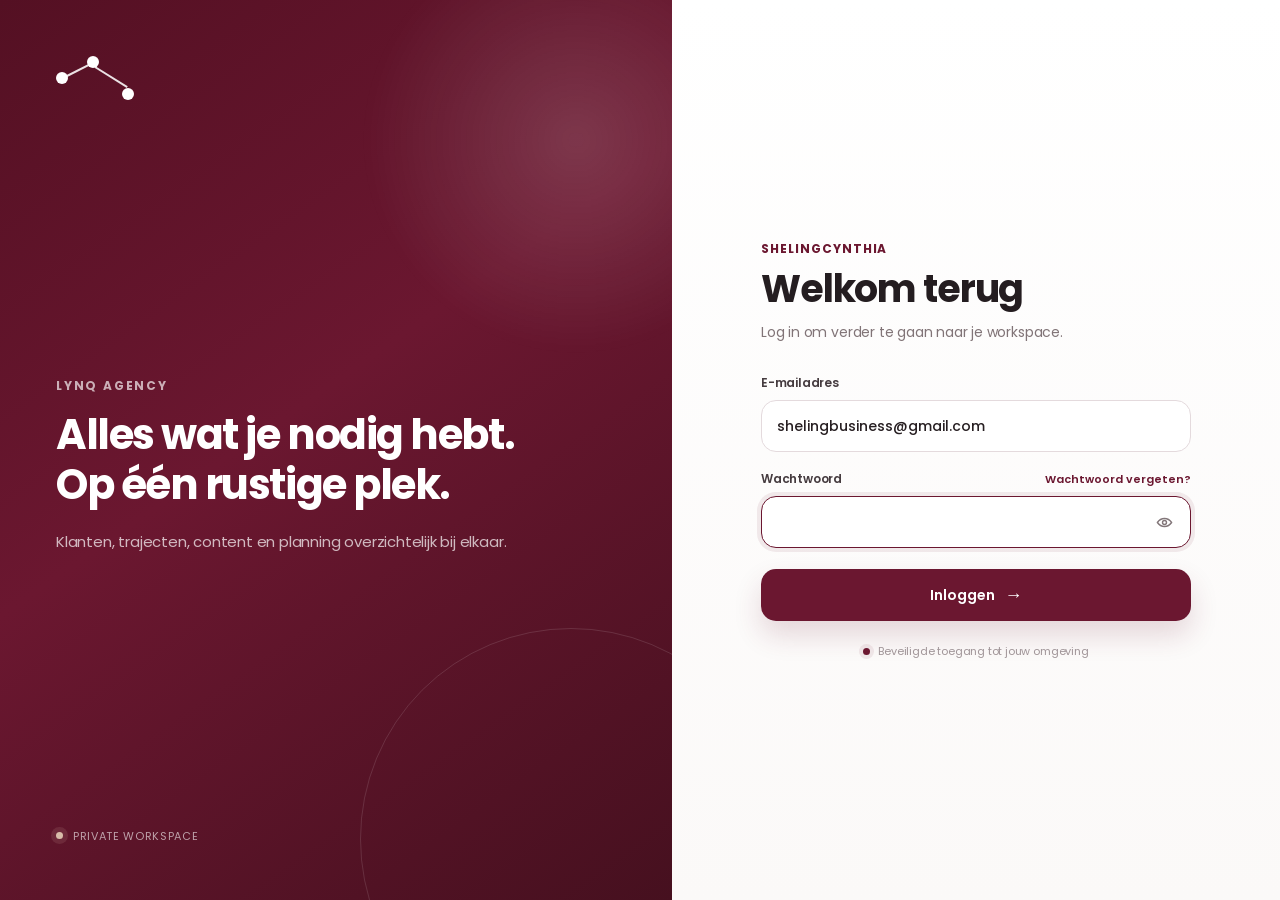
<file: index.html>
<!doctype html>
<html lang="nl">
<head>
<meta charset="utf-8">
<meta name="viewport" content="width=device-width,initial-scale=1,viewport-fit=cover">
<meta name="theme-color" content="#6B1730">
<meta name="apple-mobile-web-app-capable" content="yes">
<meta name="apple-mobile-web-app-status-bar-style" content="default">
<meta name="apple-mobile-web-app-title" content="LYNQ">
<title>LYNQ Agency CRM</title>
<link rel="manifest" href="/manifest.webmanifest">
<link rel="icon" href="/app-icon.svg" type="image/svg+xml">
<link rel="apple-touch-icon" href="/app-icon.svg">
<link rel="preconnect" href="https://fonts.googleapis.com">
<link rel="preconnect" href="https://fonts.gstatic.com" crossorigin>
<link href="https://fonts.googleapis.com/css2?family=Poppins:wght@400;500;600;700;800&display=swap" rel="stylesheet">
<link rel="stylesheet" href="styles.css?v=quiet-header-20261014">
<link rel="stylesheet" href="proposals.css?v=complete-20260904">
<link rel="stylesheet" href="auth.css?v=login-20260907">
<link rel="stylesheet" href="client-tools.css?v=client-files-20260907b">
<link rel="stylesheet" href="mobile.css?v=mobile-app-20260908">
<link rel="stylesheet" href="lynq-ai.css?v=ai-20260908">
<link rel="stylesheet" href="updates.css?v=updates-20260908">
<link rel="stylesheet" href="outreach.css?v=reminder-bell-20261014">
</head>
<body>
<div id="app" class="app-shell">
  <aside class="sidebar" id="sidebar">
    <div class="brand-block">
      <div class="brand-main" id="brandMain">LYNQ Agency</div>
      <div class="brand-sub" id="brandSub"></div>
    </div>
    <div class="workspace-switcher">
      <button id="workspaceButton" class="workspace-button">
        <span class="workspace-dot"></span>
        <span class="workspace-copy"><small>Werkruimte</small><strong id="workspaceLabel">LYNQ Agency</strong></span>
        <span class="chevron">⌄</span>
      </button>
      <div id="workspaceMenu" class="workspace-menu">
        <button data-workspace="lynq"><span class="ws-mark wine"></span><span><strong>LYNQ Agency</strong><small>Agency & content</small></span></button>
        <button data-workspace="sheling"><span class="ws-mark sand"></span><span><strong>ShelingCynthia</strong><small>Trajecten & coaching</small></span></button>
      </div>
    </div>
    <nav id="nav" class="nav"></nav>
    <div class="apps-entry"><span class="icon-grid">⋮⋮</span><span>Apps</span><span class="nav-arrow">›</span></div>
    <div class="sidebar-spacer"></div>
    <div class="profile-box">
      <div class="profile-avatar">SC</div>
      <div class="profile-copy"><strong>Sheling Cynthia</strong><small>Beheerder</small></div>
      <span>⌄</span>
    </div>
  </aside>

  <main class="main-shell">
    <header class="topbar">
      <button class="mobile-toggle" id="mobileToggle" aria-label="Menu openen of sluiten" aria-controls="sidebar">☰</button>
      <div class="global-search"><span class="search-icon">⌕</span><input aria-label="Zoek klanten of diensten" id="globalSearch" placeholder="Zoek klanten of diensten..."></div>
      <div class="topbar-actions">
        <button class="icon-plain" id="appGrid" title="Apps">⋮⋮</button>
        <div class="topbar-account">
          <button class="topbar-link" id="exportData">Gegevens</button>
          <button class="topbar-link" id="logoutBtn">Uitloggen</button>
        </div>
        <div class="oa-bell" id="oaBell" hidden>
          <button type="button" class="oa-bell-button" id="oaBellButton" aria-label="Meldingen" aria-haspopup="dialog" aria-expanded="false" aria-controls="oaBellPanel"><svg width="21" height="21" viewBox="0 0 24 24" fill="none" stroke="currentColor" stroke-width="1.7" stroke-linecap="round" stroke-linejoin="round" aria-hidden="true"><path d="M18 8a6 6 0 0 0-12 0c0 7-3 7-3 9h18c0-2-3-2-3-9"/><path d="M10 21h4"/></svg><span class="oa-bell-count" id="oaBellCount" hidden>0</span></button>
          <div class="oa-bell-panel" id="oaBellPanel" role="dialog" aria-labelledby="oaBellTitle" hidden></div>
        </div>

      </div>
    </header>
    <div class="main-scroll" id="mainScroll"><div id="content"></div></div>
  </main>
</div>
<div class="screen-overlay" id="screenOverlay"></div>
<aside class="drawer" id="drawer"></aside>
<div class="modal-layer" id="modalLayer"><div class="modal-card" id="modalCard"></div></div>
<div class="toast" id="toast"></div>
<input id="importFile" type="file" accept="application/json" hidden>
<script src="proposals.js?v=complete-20260904"></script>
<script src="app.js?v=quiet-header-20261014"></script>
<script src="auth.js?v=login-20260907"></script>
<script src="backend-sync.js?v=settings-status-20261014"></script>
<script src="client-tools.js?v=client-files-20260907"></script>
<script src="csv-import-label.js?v=csv-import-20260908"></script>
<script src="proposal-print-fix.js?v=cover-print-20260907"></script>
<script src="mobile.js?v=mobile-app-20260908"></script>
<script src="updates.js?v=updates-20260908"></script>
<script src="lynq-ai.js?v=ai-20260908"></script>
<script src="outreach.js?v=reminder-bell-20261014"></script>
</body>
</html>
</file>
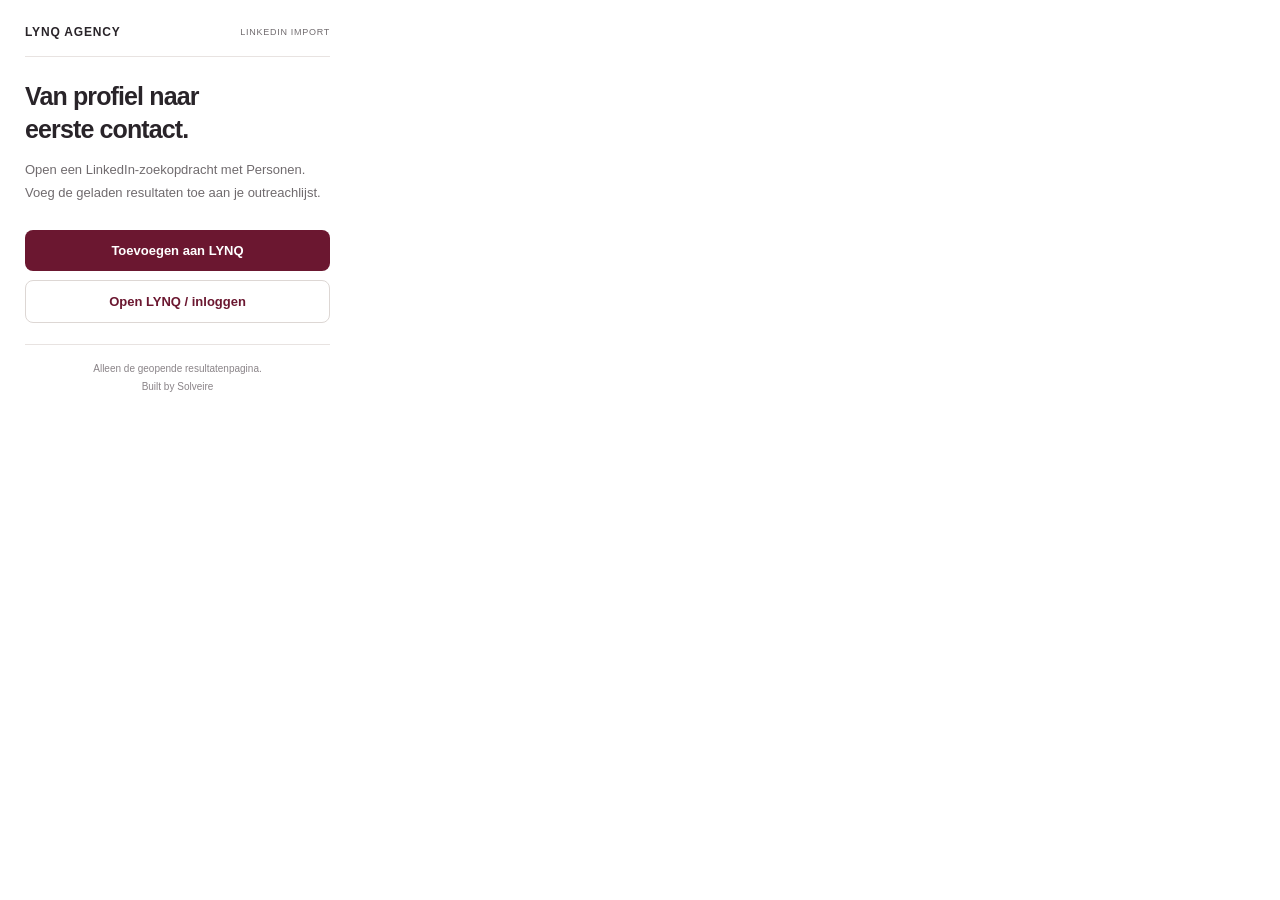
<file: extensions/lynq-linkedin/popup.html>
<!doctype html><html lang="nl"><head><meta charset="utf-8"><meta name="viewport" content="width=device-width,initial-scale=1"><title>LYNQ LinkedIn Import</title><link rel="stylesheet" href="popup.css"></head><body><main><header><span>LYNQ AGENCY</span><small>LINKEDIN IMPORT</small></header><h1>Van profiel naar<br>eerste contact.</h1><p>Open een LinkedIn-zoekopdracht met Personen. Voeg de geladen resultaten toe aan je outreachlijst.</p><button id="import" type="button">Toevoegen aan LYNQ</button><button id="openCrm" class="secondary" type="button">Open LYNQ / inloggen</button><div id="status" role="status" aria-live="polite"></div><footer>Alleen de geopende resultatenpagina.<br>Built by Solveire</footer></main><script src="extract.js"></script><script src="popup.js"></script></body></html>
</file>
<file: styles.css>
/* Existing LYNQ feature layouts. Shared presentation follows below. */
:root{
  --wine:#6B1730;--wine-2:#7f213d;--wine-3:#4e1022;--accent-soft:#f5e9ed;--accent-ring:rgba(107,23,48,.12);
  --ink:#171817;--ink-2:#2b2d2b;--muted:#737873;--muted-2:#9ca19d;
  --line:#e8e3e1;--line-2:#ddd7d4;--bg:#f7f5f4;--white:#fff;
  --cream:#f5efe9;--cream-2:#eee4dc;--sand:#d9bda9;
  --ok-bg:var(--accent-soft);--ok:var(--wine);--warn-bg:#fff6e5;--warn:#946b1b;--danger-bg:#fff0f0;--danger:#a54545;
  --shadow:0 8px 28px rgba(29,34,30,.045);--radius:12px;--sidebar:204px;
}
*{box-sizing:border-box}html,body{height:100%}body{margin:0;font-family:Poppins,Inter,-apple-system,BlinkMacSystemFont,"Segoe UI",sans-serif;color:var(--ink);background:var(--bg);font-size:14px;-webkit-font-smoothing:antialiased}button,input,select,textarea{font:inherit}button{cursor:pointer}a{color:inherit}.app-shell{display:grid;grid-template-columns:var(--sidebar) minmax(0,1fr);height:100vh;overflow:hidden}.sidebar{background:#171414;color:#fff;display:flex;flex-direction:column;min-height:0;border-right:1px solid rgba(255,255,255,.03)}.brand-block{padding:28px 22px 20px}.brand-main{font-size:23px;font-weight:800;letter-spacing:.055em;line-height:1}.brand-sub{font-size:12px;letter-spacing:.22em;margin-top:9px;color:#d4c9c3;font-weight:650}.workspace-switcher{position:relative;padding:0 10px 14px}.workspace-button{width:100%;display:flex;align-items:center;gap:9px;border:1px solid rgba(255,255,255,.1);background:rgba(255,255,255,.045);color:#fff;border-radius:9px;padding:10px 11px;text-align:left}.workspace-button:hover{background:rgba(255,255,255,.065)}.workspace-dot,.ws-mark{width:9px;height:9px;border-radius:50%;flex:0 0 auto}.workspace-dot,.ws-mark.wine{background:var(--wine)}.ws-mark.sand{background:var(--sand)}.workspace-copy{flex:1;min-width:0}.workspace-copy small,.workspace-menu small{display:block;color:#a99d98;font-size:12px}.workspace-copy strong{font-size:12px}.chevron{color:#a99d98}.workspace-menu{display:none;position:absolute;left:10px;right:10px;top:54px;background:#fff;border:1px solid var(--line);box-shadow:0 20px 45px rgba(0,0,0,.18);border-radius:10px;padding:6px;z-index:30}.workspace-menu.open{display:block}.workspace-menu button{width:100%;display:flex;align-items:center;gap:10px;border:0;background:transparent;text-align:left;border-radius:8px;padding:9px}.workspace-menu button:hover{background:#faf8f6}.workspace-menu strong{font-size:12px;color:var(--ink)}.workspace-menu small{margin-top:2px}.nav{padding:0 10px;display:flex;flex-direction:column;gap:3px;overflow:auto}.navitem{display:flex;align-items:center;gap:11px;border:0;background:transparent;color:#ece8e5;padding:10px 11px;border-radius:7px;text-align:left;font-size:13px;font-weight:500;width:100%}.navitem:hover{background:rgba(255,255,255,.06)}.navitem.active{background:#eadf8f;color:#24231e}.navitem.active.wine-active{background:var(--wine);color:#fff}.navicon{width:18px;height:18px;display:grid;place-items:center}.navicon svg{width:18px;height:18px;fill:none;stroke:currentColor;stroke-width:1.7;stroke-linecap:round;stroke-linejoin:round}.apps-entry{margin:18px 10px 0;border-top:1px solid rgba(255,255,255,.09);padding:20px 11px 10px;display:flex;align-items:center;gap:12px;color:#eee9e6;font-size:13px}.icon-grid{font-size:17px;letter-spacing:1px}.nav-arrow{margin-left:auto}.sidebar-spacer{flex:1}.profile-box{border-top:1px solid rgba(255,255,255,.09);padding:16px 18px 17px;display:flex;align-items:center;gap:10px}.profile-avatar{width:36px;height:36px;border-radius:50%;display:grid;place-items:center;background:#eadfdb;color:var(--wine);font-weight:800;font-size:12px}.profile-copy{min-width:0;flex:1}.profile-copy strong{display:block;font-size:12px}.profile-copy small{display:block;color:#a99d98;font-size:12px;margin-top:2px}
.main-shell{display:flex;flex-direction:column;min-width:0;height:100vh;overflow:hidden}.topbar{height:70px;background:#fff;border-bottom:1px solid var(--line);display:flex;align-items:center;padding:0 31px;gap:16px}.global-search{width:min(365px,42vw);height:42px;border:1px solid #efebe9;background:#faf8f7;border-radius:9px;display:flex;align-items:center;gap:9px;padding:0 12px;color:#858b87}.global-search input{border:0;background:transparent;outline:0;flex:1;min-width:0;font-size:12px}.kbd{font-size:12px;border:1px solid #e6e0dd;border-bottom-width:2px;border-radius:4px;padding:2px 5px;color:#9ba09d}.topbar-actions{margin-left:auto;display:flex;align-items:center;gap:17px}.icon-plain{border:0;background:transparent;color:#333b36;font-size:19px;padding:7px}.primary{border:0;background:var(--wine);color:#fff;border-radius:8px;padding:11px 15px;font-weight:600}.primary:hover{filter:brightness(.96)}.top-add{background:#171414}.top-add:hover{background:var(--wine)}.statusbar{height:39px;background:#fff;border-bottom:1px solid var(--line);display:flex;align-items:center;padding:0 31px;font-size:12px;color:#625b5c}.status-actions{margin-left:auto;display:flex;gap:22px}.status-actions button{border:0;background:transparent;font-size:12px;color:#4e4748;padding:5px 0}.main-scroll{overflow:auto;min-height:0;flex:1}.page{max-width:1440px;margin:0 auto;padding:26px 31px 44px}.page-head{display:flex;align-items:flex-start;justify-content:space-between;gap:20px;margin-bottom:22px}.page-title{font-size:26px;font-weight:700;letter-spacing:-.04em;margin:0}.page-sub{font-size:12px;color:var(--muted);margin-top:6px}.head-actions{display:flex;gap:8px;flex-wrap:wrap}.outline{background:#fff;border:1px solid var(--line-2);border-radius:8px;padding:10px 13px;color:#332e2f;font-weight:500}.outline:hover{background:#fbf9f8}.ghost{border:0;background:transparent;color:var(--wine);font-weight:600;padding:7px 5px}.wine-btn{background:var(--wine)}.wine-btn:hover{background:var(--wine-2)}.danger-btn{background:var(--danger-bg);color:var(--danger);border:1px solid #f0dada}.card{background:#fff;border:1px solid var(--line);border-radius:11px;box-shadow:var(--shadow)}.card-pad{padding:18px}.card-title{font-size:14px;font-weight:650}.muted{color:var(--muted)}.chip{display:inline-flex;align-items:center;gap:5px;border-radius:5px;padding:4px 7px;font-size:12px;font-weight:600;white-space:nowrap}.chip.ok{background:var(--ok-bg);color:var(--ok)}.chip.warn{background:var(--warn-bg);color:var(--warn)}.chip.wine{background:#f3e6ea;color:var(--wine)}.chip.neutral{background:#f3efee;color:#6e6668}.chip.dot:before{content:"";width:5px;height:5px;background:currentColor;border-radius:50%}.kpis{display:grid;grid-template-columns:repeat(5,minmax(0,1fr));gap:12px}.kpi{background:#fff;border:1px solid var(--line);border-radius:10px;padding:16px}.kpi-label{font-size:12px;color:var(--muted)}.kpi-value{font-size:24px;font-weight:700;letter-spacing:-.04em;margin-top:6px}.kpi-foot{font-size:12px;color:var(--muted-2);margin-top:3px}.dashboard-grid{display:grid;grid-template-columns:minmax(0,1.5fr) minmax(280px,.72fr);gap:16px;margin-top:16px}.stack{display:flex;flex-direction:column;gap:16px}.section-card{background:#fff;border:1px solid var(--line);border-radius:11px;padding:17px}.section-head{display:flex;align-items:center;justify-content:space-between;gap:10px;margin-bottom:13px}.section-head strong{font-size:13px}.listrow{display:flex;align-items:center;gap:11px;padding:10px 0;border-bottom:1px solid #f3efee}.listrow:last-child{border-bottom:0}.avatar-square{width:35px;height:35px;border-radius:8px;background:#221e1f;color:#fff;display:grid;place-items:center;font-size:12px;font-weight:700;flex:0 0 auto}.list-copy{min-width:0;flex:1}.list-copy strong{display:block;font-size:12px}.list-copy small{display:block;color:var(--muted);font-size:12px;margin-top:2px}.progress{height:4px;background:#eee8e6;border-radius:8px;overflow:hidden;margin-top:7px}.progress i{display:block;height:100%;background:var(--wine)}
.table-card{background:#fff;border:1px solid var(--line);border-radius:11px;overflow:hidden}.table{width:100%;border-collapse:collapse}.table th{font-size:12px;text-transform:uppercase;letter-spacing:.05em;color:#8f8788;background:#fbf9f8;padding:11px 14px;text-align:left;border-bottom:1px solid var(--line);font-weight:600}.table td{padding:12px 14px;border-bottom:1px solid #f2ecea;font-size:12px}.table tr:last-child td{border-bottom:0}.table tr:hover td{background:#fcfaf9}.clickrow{cursor:pointer}.entity{display:flex;align-items:center;gap:10px}.entity strong{font-size:12px}.entity small{font-size:12px;color:var(--muted);display:block;margin-top:2px}.filters{display:flex;align-items:end;gap:10px;flex-wrap:wrap;margin-bottom:14px}.field-inline label{display:block;font-size:12px;color:var(--muted);margin-bottom:5px}.field-inline input,.field-inline select{height:38px;border:1px solid var(--line-2);border-radius:8px;background:#fff;padding:0 10px;font-size:12px;min-width:165px}.field-inline.search-wide{flex:1}.field-inline.search-wide input{width:100%;min-width:220px}

.client-page{background:var(--bg);min-height:100%}.client-hero{background:#fff;border-bottom:1px solid var(--line);padding:24px 54px 0}.client-hero-inner{max-width:1410px;margin:0 auto}.client-back{border:0;background:transparent;color:#7a817c;font-size:12px;padding:0;margin-bottom:22px}.client-top{display:grid;grid-template-columns:minmax(0,1fr) auto;gap:30px;align-items:start}.client-id{display:flex;gap:17px;align-items:flex-start}.client-logo{position:relative;width:69px;height:69px;border-radius:13px;background:#171717;color:#fff;display:grid;place-items:center;font-size:20px;font-weight:800;flex:0 0 auto}.client-logo.editable:after{content:"✎";position:absolute;right:-5px;bottom:-4px;width:23px;height:23px;border-radius:50%;background:#fff;border:1px solid var(--line);color:#777;display:grid;place-items:center;font-size:12px}.client-title-row{display:flex;align-items:center;gap:9px;flex-wrap:wrap}.client-title{font-size:26px;line-height:1.18;font-weight:700;letter-spacing:-.045em}.client-contact-name{font-size:12px;margin-top:8px}.client-contactline{display:flex;gap:12px;align-items:center;flex-wrap:wrap;margin-top:13px;font-size:12px;color:#626b65}.client-contactline a{color:var(--wine);text-decoration:none}.sep-dot{color:#aab0ac}.client-actions{display:flex;align-items:flex-start;gap:9px}.client-metrics{display:flex;gap:26px;margin-top:17px;justify-content:flex-end}.metric small{display:block;color:#818781;font-size:12px}.metric strong{display:block;font-size:12px;margin-top:4px}.client-tabs{display:flex;gap:3px;margin-top:27px;overflow:auto}.client-tab{border:0;background:transparent;padding:12px 12px 11px;color:#727a74;font-size:12px;border-bottom:2px solid transparent;white-space:nowrap}.client-tab.active{color:var(--wine);border-color:var(--wine);font-weight:600}.client-body{max-width:1410px;margin:0 auto;padding:22px 54px 44px;display:grid;grid-template-columns:minmax(0,1fr) 260px;gap:22px}.client-main{min-width:0}.services-heading{display:flex;align-items:center;justify-content:space-between;gap:15px;margin-bottom:15px}.services-heading h2{font-size:15px;margin:0;font-weight:600}.services-heading p{font-size:12px;color:var(--muted);margin:5px 0 0}.customer-service-grid{display:grid;grid-template-columns:repeat(2,minmax(0,1fr));gap:12px}.customer-service-card{background:#fff;border:1px solid var(--line);border-radius:10px;display:grid;grid-template-columns:88px minmax(0,1fr) auto;gap:12px;align-items:center;padding:12px;min-height:92px;transition:.18s}.customer-service-card:hover{border-color:#c8b5bb;box-shadow:0 7px 18px rgba(30,40,34,.045)}.customer-service-image{width:88px;height:68px;object-fit:cover;border-radius:7px;border:1px solid #ebe4e2;background:#f4efed}.service-info{min-width:0}.service-kicker{display:flex;gap:6px;align-items:center;margin-bottom:4px}.service-title{font-size:12px;font-weight:600}.service-price{font-size:12px;font-weight:600;margin-top:3px}.service-arrow{border:0;background:transparent;color:var(--wine);font-size:17px;padding:6px}.open-tasks-card{margin-top:20px;background:#fff;border:1px solid var(--line);border-radius:11px;padding:18px}.task-head{display:flex;justify-content:space-between;align-items:center;margin-bottom:11px}.task-head strong{font-size:12.5px}.task-row{display:grid;grid-template-columns:24px minmax(0,1fr) auto auto;gap:9px;align-items:center;padding:11px 0;border-bottom:1px solid #f2ecea}.task-row:last-child{border:0}.task-check{width:17px;height:17px;border:1px solid #d9d0cd;border-radius:5px;background:#fff}.task-row.done .task-name{text-decoration:line-through;color:#949a96}.task-name{font-size:12px}.task-date{font-size:12px;color:#777f79}.right-panel{display:flex;flex-direction:column;gap:14px}.side-card{background:#fff;border:1px solid var(--line);border-radius:11px;padding:17px}.side-card h3{font-size:13px;margin:0 0 15px}.contact-person{display:flex;align-items:center;gap:10px;margin-bottom:15px}.contact-avatar{width:37px;height:37px;border-radius:50%;display:grid;place-items:center;background:#f2ecea;color:var(--wine);font-size:12px;font-weight:700}.contact-person strong{font-size:12px}.contact-person .chip{margin-top:4px}.details{display:grid;grid-template-columns:64px 1fr;gap:9px;font-size:12px}.details dt{color:#7b827d}.details dd{margin:0;overflow-wrap:anywhere}.note-card-head{display:flex;justify-content:space-between;align-items:center;margin-bottom:12px}.note-preview{font-size:12px;line-height:1.65;color:#434a46}.note-meta{border-top:1px solid #ece5e2;margin-top:13px;padding-top:10px;font-size:12px;color:#8c928e}.timeline{border-left:2px solid #e8dfdc;padding-left:20px;margin-left:6px;display:grid;gap:12px}.timeline-note{position:relative;background:#fff;border:1px solid var(--line);border-radius:9px;padding:14px}.timeline-note:before{content:"";position:absolute;left:-27px;top:20px;width:9px;height:9px;border-radius:50%;background:var(--wine);border:2px solid var(--bg)}.timeline-note small{color:var(--muted);font-size:12px}.timeline-note p{font-size:12px;line-height:1.6;margin:7px 0 0}.empty{font-size:12px;color:var(--muted);padding:9px 0}
.catalog-grid{display:grid;grid-template-columns:repeat(3,minmax(0,1fr));gap:14px}.catalog-card{background:#fff;border:1px solid var(--line);border-radius:11px;overflow:hidden}.catalog-cover{width:100%;aspect-ratio:2/1;object-fit:cover;background:var(--cream)}.catalog-body{padding:15px}.catalog-body h3{font-size:13px;margin:0 0 5px}.catalog-body p{font-size:12px;color:var(--muted);line-height:1.5;min-height:44px}.catalog-foot{display:flex;align-items:end;justify-content:space-between;gap:12px;margin-top:13px}.catalog-price strong{display:block;font-size:13px}.catalog-price small{font-size:12px;color:var(--muted)}
.calendar-grid{display:grid;grid-template-columns:repeat(7,minmax(0,1fr));gap:1px;background:var(--line);border:1px solid var(--line);border-radius:10px;overflow:hidden}.calendar-day{background:#fff;min-height:115px;padding:10px;font-size:12px}.calendar-day b{font-size:12px}.calendar-event{margin-top:8px;background:#f2e5e9;color:var(--wine);padding:6px 7px;border-radius:5px;font-size:12px}.form-grid{display:grid;grid-template-columns:1fr 1fr;gap:12px}.field.full{grid-column:1/-1}.field label{display:block;font-size:12px;color:var(--muted);margin-bottom:5px}.field input,.field select,.field textarea{width:100%;border:1px solid var(--line-2);border-radius:8px;padding:10px 11px;background:#fff;font-size:12px;outline:0}.field textarea{min-height:95px;resize:vertical}.field input:focus,.field select:focus,.field textarea:focus{border-color:#b98797;box-shadow:0 0 0 3px rgba(107,23,48,.06)}.screen-overlay{position:fixed;inset:0;background:rgba(15,13,13,.18);opacity:0;pointer-events:none;transition:.2s;z-index:40}.screen-overlay.show{opacity:1;pointer-events:auto}.drawer{position:fixed;right:0;top:0;bottom:0;width:min(470px,100vw);background:#fff;z-index:50;transform:translateX(100%);transition:.24s;box-shadow:-18px 0 50px rgba(0,0,0,.12);padding:24px;overflow:auto}.drawer.open{transform:none}.drawer-head{display:flex;align-items:flex-start;justify-content:space-between;gap:15px;margin-bottom:22px}.drawer-title{font-size:18px;font-weight:700}.closebtn{width:34px;height:34px;border:1px solid var(--line);background:#fff;border-radius:8px;font-size:18px}.drawer-actions{display:flex;justify-content:flex-end;gap:8px;margin-top:20px;padding-top:16px;border-top:1px solid var(--line)}.modal-layer{position:fixed;inset:0;background:rgba(14,12,12,.25);z-index:60;display:none;align-items:center;justify-content:center;padding:20px}.modal-layer.show{display:flex}.modal-card{width:min(760px,100%);max-height:90vh;overflow:auto;background:#fff;border-radius:13px;box-shadow:0 24px 80px rgba(0,0,0,.22);padding:22px}.toast{position:fixed;left:50%;bottom:28px;transform:translate(-50%,20px);opacity:0;background:#171414;color:#fff;border-radius:9px;padding:10px 14px;font-size:12px;z-index:90;transition:.2s}.toast.show{opacity:1;transform:translate(-50%,0)}.mobile-toggle{display:none;border:0;background:transparent;font-size:20px}.settings-grid{display:grid;grid-template-columns:205px minmax(0,1fr);gap:16px}.settings-nav{background:#fff;border:1px solid var(--line);border-radius:10px;padding:7px;height:max-content}.snav{display:block;width:100%;border:0;background:transparent;text-align:left;padding:9px 10px;border-radius:7px;font-size:12px}.snav.active{background:#f3e6ea;color:var(--wine);font-weight:600}.integration-row{display:flex;align-items:center;gap:12px;padding:13px 0;border-bottom:1px solid #f2ecea}.integration-row:last-child{border:0}.integration-icon{width:36px;height:36px;border-radius:8px;background:#f7f2f1;display:grid;place-items:center}.integration-copy{flex:1}.integration-copy strong{display:block;font-size:12px}.integration-copy small{display:block;color:var(--muted);font-size:12px;margin-top:2px}
@media(max-width:1180px){.client-body{grid-template-columns:1fr}.right-panel{display:grid;grid-template-columns:1fr 1fr}.catalog-grid{grid-template-columns:repeat(2,minmax(0,1fr))}.kpis{grid-template-columns:repeat(3,minmax(0,1fr))}}
@media(max-width:850px){:root{--sidebar:218px}.app-shell{grid-template-columns:1fr}.sidebar{position:fixed;left:0;top:0;bottom:0;width:var(--sidebar);transform:translateX(-100%);transition:.22s;z-index:80}.sidebar.open{transform:none}.topbar{height:64px;padding:0 15px}.mobile-toggle{display:block}.global-search{width:100%;max-width:none}.kbd,.icon-plain{display:none}.statusbar{padding:0 15px}.status-actions{gap:12px}.page{padding:20px 15px 34px}.client-hero{padding:20px 15px 0}.client-body{padding:18px 15px 34px}.client-top{grid-template-columns:1fr}.client-actions{justify-content:flex-start}.client-metrics{justify-content:flex-start}.customer-service-grid{grid-template-columns:1fr}.right-panel{display:flex}.kpis{grid-template-columns:repeat(2,minmax(0,1fr))}.dashboard-grid{grid-template-columns:1fr}.catalog-grid{grid-template-columns:1fr}.settings-grid{grid-template-columns:1fr}.settings-nav{position:static}.calendar-grid{grid-template-columns:repeat(2,minmax(0,1fr))}.table-card{overflow:auto}}
@media(max-width:560px){body{font-size:13px}.top-add{padding:10px 11px;font-size:12px}.global-search input{font-size:16px}.status-actions{display:none}.page-head{flex-direction:column}.kpis{grid-template-columns:1fr}.client-id{gap:12px}.client-logo{width:56px;height:56px;font-size:17px}.client-title{font-size:21px}.client-contactline{gap:8px}.client-actions{flex-wrap:wrap}.customer-service-card{grid-template-columns:64px minmax(0,1fr) auto;padding:10px}.customer-service-image{width:64px;height:52px}.task-row{grid-template-columns:22px minmax(0,1fr) auto}.task-date{display:none}.right-panel{display:flex}.form-grid{grid-template-columns:1fr}.field.full{grid-column:auto}.filters>*{flex:1}.field-inline input,.field-inline select{min-width:0;width:100%}.calendar-grid{grid-template-columns:1fr}.topbar-actions{gap:4px}}

body{font-family:Poppins,-apple-system,BlinkMacSystemFont,"Segoe UI",sans-serif;font-size:14px;line-height:1.55;letter-spacing:-.008em;background:#f7f5f4}
body,button,input,select,textarea{font-feature-settings:"kern" 1,"liga" 1;text-rendering:optimizeLegibility}
.page-title,.client-title,.kpi-value,.drawer-title{letter-spacing:-.035em}
.page-title{font-size:28px;font-weight:650;line-height:1.2}.page-sub{font-size:13px;line-height:1.55}.card-title,.section-head strong,.side-card h3,.task-head strong{font-weight:600}
.topbar{height:72px}.global-search{height:44px;border-radius:12px;background:#faf8f7;border-color:#ece6e3;box-shadow:0 1px 0 rgba(32,24,27,.02)}.global-search input{font-size:13px}
.primary,.outline{min-height:42px;border-radius:10px;font-size:12.5px}.primary{background:var(--wine);box-shadow:0 6px 16px rgba(107,23,48,.14)}.primary:hover{background:var(--wine-2)}.top-add{background:#171414}.top-add:hover{background:var(--wine)}
.card,.section-card,.table-card,.side-card,.open-tasks-card,.kpi,.customer-service-card,.settings-nav{border-color:#e8e1de;border-radius:14px;box-shadow:0 8px 24px rgba(42,28,33,.035)}
.kpi{padding:18px 18px 17px}.kpi-label{font-size:12px}.kpi-value{font-size:26px;font-weight:650}.kpi-foot{font-size:12px}
.section-card{padding:19px}.section-head{margin-bottom:15px}.section-head strong{font-size:14px}
.client-hero{padding-top:27px}.client-back{font-size:12px}.client-logo{width:72px;height:72px;border-radius:16px}.client-title{font-size:28px;font-weight:650}.client-contact-name{font-size:12px}.client-contactline{font-size:12px;gap:14px}.client-tab{font-size:12px;padding:13px 13px 12px}.client-tab.active{color:var(--wine);border-color:var(--wine)}
.services-heading h2{font-size:16px;font-weight:600}.services-heading p{font-size:12px}.customer-service-card{min-height:96px;padding:13px}.service-title{font-size:13px}.service-price{font-size:13px}.service-arrow,.ghost,.client-contactline a{color:var(--wine)}
.side-card{padding:19px}.side-card h3{font-size:14px}.contact-person strong{font-size:12.5px}.details{font-size:12px;grid-template-columns:68px 1fr}.note-preview{font-size:12px}.task-name{font-size:12px}.task-date{font-size:12px}
.chip.ok{background:var(--accent-soft);color:var(--wine)}.chip.wine{background:var(--accent-soft);color:var(--wine)}
.navitem.active{background:var(--wine);color:#fff}.navitem.active.wine-active{background:var(--wine);color:#fff}.workspace-dot,.ws-mark.wine{background:var(--wine)}
.field input,.field select,.field textarea,.field-inline input,.field-inline select{border-radius:10px;border-color:#ded6d3;font-size:12.5px}.field input:focus,.field select:focus,.field textarea:focus,.field-inline input:focus,.field-inline select:focus{outline:none;border-color:var(--wine);box-shadow:0 0 0 3px var(--accent-ring)}
.theme-card{display:grid;grid-template-columns:minmax(0,1fr) 270px;gap:24px;align-items:start}.theme-preview{border:1px solid #e5ddda;background:#fbf9f8;border-radius:14px;padding:18px}.theme-preview-bar{height:9px;border-radius:99px;background:var(--wine);margin-bottom:14px}.theme-preview-row{display:flex;gap:10px}.theme-preview-btn{background:var(--wine);color:#fff;padding:9px 12px;border-radius:9px;font-size:12px}.theme-preview-chip{background:var(--accent-soft);color:var(--wine);padding:9px 12px;border-radius:9px;font-size:12px}.hex-control{display:flex;align-items:center;gap:10px}.hex-swatch{width:46px;height:46px;border-radius:11px;border:1px solid #ddd3d0;padding:3px;background:#fff}.hex-swatch input{width:100%;height:100%;border:0;padding:0;background:transparent;cursor:pointer}.hex-input{flex:1;text-transform:uppercase}.settings-section-title{font-size:15px;font-weight:600;margin-bottom:5px}.settings-section-copy{font-size:12px;color:var(--muted);line-height:1.6;margin-bottom:16px}.settings-divider{height:1px;background:#eee8e5;margin:22px 0}.theme-actions{display:flex;gap:8px;margin-top:13px}.theme-hint{font-size:12px;color:var(--muted);margin-top:9px}
@media(max-width:820px){.theme-card{grid-template-columns:1fr}.page-title{font-size:24px}.client-title{font-size:24px}.client-contactline{font-size:12px}.side-card{padding:16px}}

.dashboard-page .page-head{margin-bottom:22px}.dashboard-page .page-head .page-title{font-size:30px}.dashboard-hero{display:grid;grid-template-columns:minmax(0,1.45fr) minmax(300px,.55fr);gap:18px;background:linear-gradient(135deg,#fff 0%,#fbf7f6 64%,var(--accent-soft) 150%);border:1px solid #e8e0dd;border-radius:18px;padding:27px 28px;box-shadow:0 12px 36px rgba(42,28,33,.045);position:relative;overflow:hidden}.dashboard-hero:after{content:"";position:absolute;width:220px;height:220px;border-radius:50%;right:-90px;top:-115px;background:var(--accent-soft);opacity:.72}.dashboard-hero-copy{position:relative;z-index:1;max-width:720px}.eyebrow{font-size:12px;text-transform:capitalize;color:var(--wine);font-weight:650;letter-spacing:.02em;margin-bottom:9px}.dashboard-hero h2{font-size:25px;line-height:1.25;letter-spacing:-.04em;font-weight:650;margin:0 0 9px;max-width:650px}.dashboard-hero p{font-size:12px;line-height:1.7;color:var(--muted);max-width:620px;margin:0}.hero-actions-row{display:flex;gap:9px;margin-top:19px;flex-wrap:wrap}.month-focus{position:relative;z-index:1;background:rgba(255,255,255,.78);backdrop-filter:blur(8px);border:1px solid rgba(222,211,207,.85);border-radius:15px;padding:17px 18px;display:grid;grid-template-columns:1fr auto;grid-template-rows:auto 1fr auto;column-gap:15px;align-items:center;min-height:168px}.month-focus-top{grid-column:1/-1;display:flex;justify-content:space-between;align-items:center;font-size:12px;color:var(--muted)}.month-focus-top strong{color:var(--wine);font-size:12px}.focus-ring{--p:0;width:78px;height:78px;border-radius:50%;background:conic-gradient(var(--wine) calc(var(--p)*1%),#eee6e3 0);display:grid;place-items:center;position:relative;margin-top:10px}.focus-ring:before{content:"";position:absolute;inset:7px;background:#fff;border-radius:50%}.focus-ring>div{position:relative;z-index:1;text-align:center}.focus-ring strong{display:block;font-size:18px;line-height:1}.focus-ring small{font-size:12px;color:var(--muted)}.month-focus-bottom{align-self:end;font-size:12px;color:var(--muted)}.month-focus-bottom .ghost{display:block;padding:6px 0 0;font-size:12px}.premium-kpis{margin-top:16px;gap:14px}.premium-kpi{text-align:left;cursor:pointer;transition:transform .18s,border-color .18s,box-shadow .18s;min-height:142px}.premium-kpi:hover{transform:translateY(-2px);border-color:#cfb9c0;box-shadow:0 12px 30px rgba(63,28,40,.07)}.kpi-top{display:flex;align-items:center;justify-content:space-between;margin-bottom:18px}.kpi-icon{width:34px;height:34px;border-radius:10px;background:var(--accent-soft);color:var(--wine);display:grid;place-items:center}.kpi-icon svg{width:17px;height:17px;fill:none;stroke:currentColor;stroke-width:1.7;stroke-linecap:round;stroke-linejoin:round}.kpi-arrow{font-size:13px;color:#b6aaa6}.premium-kpi .kpi-label{font-size:12px}.premium-kpi .kpi-value{font-size:27px;margin-top:4px}.premium-kpi .kpi-foot{display:flex;justify-content:space-between;gap:8px;align-items:center;margin-top:12px;padding-top:10px;border-top:1px solid #f0eae7}.premium-kpi .kpi-foot b{font-size:12px;color:var(--wine);font-weight:600}.dashboard-layout-modern{display:grid;grid-template-columns:minmax(0,1.55fr) minmax(295px,.62fr);gap:16px;margin-top:16px}.dashboard-main-col,.dashboard-side-col{display:flex;flex-direction:column;gap:16px}.dashboard-feature-card{padding-bottom:10px}.section-head>div{min-width:0}.section-head>div small{display:block;color:var(--muted);font-size:12px;margin-top:3px;font-weight:400}.progress-client-grid{display:grid;grid-template-columns:1fr 1fr;gap:9px}.progress-client{border:1px solid #eee7e4;background:#fcfbfa;border-radius:12px;padding:13px;text-align:left;cursor:pointer;transition:.16s;color:inherit}.progress-client:hover{background:#fff;border-color:#d9c8ce;box-shadow:0 6px 18px rgba(44,26,32,.035)}.progress-client-top{display:grid;grid-template-columns:35px minmax(0,1fr) auto;gap:10px;align-items:center}.progress-client-top strong{display:block;font-size:12px}.progress-client-top small{display:block;font-size:12px;color:var(--muted);margin-top:2px}.progress-client-top>span:last-child{font-size:12px;color:var(--wine);font-weight:650}.progress-lg{height:5px;margin-top:11px}.today-list .task-row,.today-list .listrow{padding:12px 0}.attention-list{display:flex;flex-direction:column}.attention-item{display:grid;grid-template-columns:28px 1fr;gap:10px;align-items:start;padding:11px 0;border-bottom:1px solid #f1ebe8}.attention-item:last-child{border-bottom:0}.attention-icon{width:28px;height:28px;border-radius:9px;background:var(--accent-soft);color:var(--wine);display:grid;place-items:center;font-size:12px;font-weight:700}.attention-item strong{display:block;font-size:12px;line-height:1.4}.attention-item small{display:block;font-size:12px;line-height:1.45;color:var(--muted);margin-top:3px}.notice-count{width:25px;height:25px;border-radius:8px;background:var(--wine);color:#fff;display:grid;place-items:center;font-size:12px;font-weight:650}.quick-panel{padding-bottom:10px}.quick-action{width:100%;display:grid;grid-template-columns:34px minmax(0,1fr) auto;gap:10px;align-items:center;border:0;border-top:1px solid #f1ebe8;background:transparent;padding:11px 1px;text-align:left;color:inherit}.quick-action:first-of-type{border-top:0}.quick-action:hover strong{color:var(--wine)}.quick-icon{width:32px;height:32px;border-radius:9px;background:#f7f2f1;color:var(--wine);display:grid;place-items:center}.quick-icon svg{width:15px;height:15px;fill:none;stroke:currentColor;stroke-width:1.7}.quick-action strong{display:block;font-size:12px}.quick-action small{display:block;color:var(--muted);font-size:12px;margin-top:2px}.quick-action b{color:var(--wine);font-size:14px}.empty-state-modern{display:flex;flex-direction:column;align-items:center;justify-content:center;text-align:center;min-height:105px;border:1px dashed #e5d9d5;border-radius:11px;background:#fcfaf9}.empty-state-modern.compact{min-height:92px}.empty-state-modern strong{font-size:12px}.empty-state-modern span{font-size:12px;color:var(--muted);margin-top:4px}.payment-mini{display:flex;align-items:center;justify-content:space-between;gap:12px;padding:11px 0;border-bottom:1px solid #f1ebe8}.payment-mini:last-child{border-bottom:0}.payment-mini strong{display:block;font-size:12px}.payment-mini small{display:block;font-size:12px;color:var(--muted);margin-top:2px}.payment-mini>b{font-size:12px;color:var(--wine)}
@media(max-width:1180px){.dashboard-hero{grid-template-columns:1fr 280px}.premium-kpis{grid-template-columns:repeat(3,minmax(0,1fr))}.dashboard-layout-modern{grid-template-columns:1fr}.dashboard-side-col{display:grid;grid-template-columns:1fr 1fr}}
@media(max-width:850px){.dashboard-hero{grid-template-columns:1fr;padding:22px}.month-focus{min-height:145px}.progress-client-grid{grid-template-columns:1fr}.dashboard-side-col{display:flex}.premium-kpis{grid-template-columns:repeat(2,minmax(0,1fr))}}
@media(max-width:560px){.dashboard-page .page-head .page-title{font-size:25px}.dashboard-hero{padding:18px;border-radius:14px}.dashboard-hero h2{font-size:21px}.dashboard-hero p{font-size:12px}.month-focus{grid-template-columns:1fr auto}.premium-kpis{grid-template-columns:1fr 1fr;gap:10px}.premium-kpi{min-height:130px;padding:15px}.premium-kpi .kpi-value{font-size:22px}.premium-kpi .kpi-foot b{display:none}.dashboard-layout-modern{gap:12px}.dashboard-main-col,.dashboard-side-col{gap:12px}}

:root{--shadow:0 1px 2px rgba(34,21,25,.02),0 10px 28px rgba(34,21,25,.035)}
body,button,input,select,textarea{font-family:Poppins,-apple-system,BlinkMacSystemFont,"Segoe UI",sans-serif}
body{font-size:15px;line-height:1.6;letter-spacing:-.012em;color:#191718;background:#f7f5f3}
.page-title{font-size:30px;font-weight:700;letter-spacing:-.045em;line-height:1.15}.page-sub{font-size:13px;line-height:1.55;margin-top:7px;color:#77716f}
.navitem{font-size:13.5px;font-weight:550}.workspace-copy strong{font-size:12.5px}.workspace-copy small,.workspace-menu small{font-size:12px}.profile-copy strong{font-size:12px}.profile-copy small{font-size:12px}
.global-search input{font-size:13.5px}.statusbar,.status-actions button{font-size:12px}.primary,.outline{font-size:13px;border-radius:10px;min-height:42px}
.card-title,.section-head strong{font-size:14.5px;font-weight:650}.section-head>div small{font-size:12px;line-height:1.45}.ghost{font-size:12.5px}
.card,.section-card,.table-card,.side-card,.open-tasks-card,.kpi,.customer-service-card,.settings-nav{border-color:#e8e2df;border-radius:15px;box-shadow:var(--shadow)}
.table th{font-size:12px}.table td{font-size:12.5px}.entity strong{font-size:12.5px}.entity small{font-size:12px}.chip{font-size:12px;border-radius:6px;padding:4px 8px}

.dashboard-page{max-width:1380px}.dashboard-page .page-head{margin-bottom:24px}.dashboard-page .page-head .page-title{font-size:32px}.dashboard-page .page-sub{font-size:12.5px;text-transform:uppercase;letter-spacing:.09em;font-weight:650;color:var(--wine)}
.dashboard-toolbar{display:flex;align-items:flex-end;justify-content:space-between;gap:28px;margin-bottom:22px;padding:0 1px}.dashboard-date{font-size:12px;color:var(--wine);font-weight:650;margin-bottom:7px;text-transform:capitalize}.dashboard-toolbar h2{margin:0;font-size:24px;line-height:1.3;letter-spacing:-.04em;font-weight:650;max-width:700px}.dashboard-toolbar p{margin:7px 0 0;color:#77716f;font-size:13px;line-height:1.6;max-width:690px}.dashboard-toolbar-actions{display:flex;gap:9px;flex-shrink:0}
.dashboard-summary-band{display:grid;grid-template-columns:minmax(0,1.7fr) 190px 210px;background:#fff;border:1px solid #e6dfdc;border-radius:16px;box-shadow:var(--shadow);overflow:hidden;margin-bottom:15px}.summary-main{padding:22px 24px}.summary-label{font-size:12px;color:#6f6866;font-weight:600}.summary-value-row{display:flex;align-items:baseline;justify-content:space-between;gap:20px;margin-top:5px}.summary-value-row strong{font-size:29px;line-height:1.2;letter-spacing:-.045em;font-weight:650}.summary-value-row strong em{font-style:normal;color:#aaa19e;font-size:17px;font-weight:500}.summary-value-row>span{font-size:12.5px;color:var(--wine);font-weight:650}.summary-progress{height:7px;background:#eee8e5;border-radius:999px;overflow:hidden;margin-top:14px}.summary-progress i{display:block;height:100%;background:var(--wine);border-radius:999px}.summary-meta{display:flex;align-items:center;justify-content:space-between;gap:14px;margin-top:10px;color:#817a77;font-size:12px}.summary-side-stat{border-left:1px solid #eee8e5;padding:21px 20px;display:flex;flex-direction:column;justify-content:center}.summary-side-stat small{font-size:12px;color:#817a77}.summary-side-stat strong{font-size:22px;line-height:1.25;letter-spacing:-.035em;margin-top:6px;font-weight:650;overflow-wrap:anywhere}.summary-side-stat span{font-size:12px;color:#a09a97;margin-top:4px}

.v9-kpis{grid-template-columns:repeat(4,minmax(0,1fr));gap:12px;margin-top:0}.v9-kpis .premium-kpi{min-height:126px;padding:17px 18px;background:#fff;box-shadow:none}.v9-kpis .premium-kpi:hover{transform:none;border-color:#cdb9c0;box-shadow:0 8px 24px rgba(48,22,31,.045)}.v9-kpis .kpi-top{margin-bottom:13px}.v9-kpis .kpi-icon{width:32px;height:32px;border-radius:9px}.v9-kpis .kpi-label{font-size:12px;color:#77716f}.v9-kpis .kpi-value{font-size:24px;font-weight:650;margin-top:3px}.v9-kpis .kpi-foot{font-size:12px;margin-top:9px;padding-top:9px}.v9-kpis .kpi-foot b{font-size:12px}

.dashboard-v9-grid{display:grid;grid-template-columns:minmax(0,1.55fr) minmax(300px,.55fr);gap:15px;margin-top:15px}.dashboard-v9-main,.dashboard-v9-side{display:flex;flex-direction:column;gap:15px}.premium-section{padding:19px 20px}.v9-section-head{margin-bottom:14px}.v9-section-head strong{font-size:14.5px}.v9-section-head small{font-size:12px}
.client-progress-table{display:flex;flex-direction:column}.client-progress-row{display:grid;grid-template-columns:38px minmax(0,1fr) 54px minmax(110px,170px) 40px;gap:12px;align-items:center;width:100%;padding:11px 0;border:0;border-bottom:1px solid #f0ebe8;background:transparent;text-align:left;color:inherit}.client-progress-row:last-child{border-bottom:0}.client-progress-row:hover .client-progress-copy strong{color:var(--wine)}.client-progress-avatar{width:36px;height:36px;border-radius:10px;background:#231f20;color:#fff;display:grid;place-items:center;font-size:12px;font-weight:700}.client-progress-copy strong{display:block;font-size:12.5px;font-weight:650}.client-progress-copy small{display:block;font-size:12px;color:#88817e;margin-top:2px}.client-progress-count,.client-progress-pct{font-size:12px;font-weight:600;color:#5f5957}.client-progress-pct{color:var(--wine);text-align:right}.client-progress-bar{height:5px;border-radius:999px;background:#eee8e5;overflow:hidden}.client-progress-bar i{display:block;height:100%;border-radius:999px;background:var(--wine)}.trajectory-row{grid-template-columns:38px minmax(0,1fr) auto 1fr 28px}
.v9-task-list .task-row{padding:11px 0}.v9-task-list .task-name{font-size:12.5px}.v9-task-list .task-name small{font-size:12px}.v9-task-list .task-date{font-size:12px}
.notice-pill{min-width:28px;height:28px;border-radius:999px;padding:0 8px;background:var(--accent-soft);color:var(--wine);display:grid;place-items:center;font-size:12px;font-weight:700}.signal-list{display:flex;flex-direction:column}.signal-row{display:grid;grid-template-columns:9px 1fr;gap:10px;padding:11px 0;border-bottom:1px solid #f0ebe8}.signal-row:last-child{border-bottom:0}.signal-dot{width:7px;height:7px;border-radius:50%;background:var(--wine);margin-top:6px}.signal-row strong{display:block;font-size:12px;line-height:1.45}.signal-row small{display:block;font-size:12px;line-height:1.55;color:#807976;margin-top:3px}.quick-v9-row{width:100%;display:grid;grid-template-columns:34px minmax(0,1fr) 18px;align-items:center;gap:11px;border:0;border-top:1px solid #f0ebe8;background:transparent;text-align:left;padding:11px 0;color:inherit}.quick-v9-row:first-of-type{border-top:0}.quick-v9-row>span{width:32px;height:32px;border-radius:9px;background:#f6efF1;color:var(--wine);display:grid;place-items:center}.quick-v9-row svg{width:15px;height:15px;fill:none;stroke:currentColor;stroke-width:1.7}.quick-v9-row strong{display:block;font-size:12px}.quick-v9-row small{display:block;font-size:12px;color:#88817e;margin-top:2px}.quick-v9-row b{color:var(--wine);font-size:14px}.empty-state-v9{padding:22px 4px;color:#817a77;font-size:12px}.payment-v9{display:flex;align-items:center;justify-content:space-between;gap:12px;padding:11px 0;border-bottom:1px solid #f0ebe8}.payment-v9:last-child{border-bottom:0}.payment-v9 strong{display:block;font-size:12px}.payment-v9 small{display:block;font-size:12px;color:#88817e;margin-top:2px}.payment-v9 b{font-size:12px;color:var(--wine)}

.client-contactline{font-size:12px}.client-contact-name{font-size:12.5px}.client-tab{font-size:12px}.services-heading p{font-size:12px}.service-title,.service-price{font-size:13px}.side-card h3{font-size:14.5px}.details{font-size:12px}.note-preview{font-size:12px}.field-inline label,.field label{font-size:12px}.field-inline input,.field-inline select,.field input,.field select,.field textarea{font-size:13px}

@media(max-width:1100px){.dashboard-summary-band{grid-template-columns:1fr 180px}.summary-side-stat:last-child{grid-column:1/-1;border-left:0;border-top:1px solid #eee8e5}.dashboard-v9-grid{grid-template-columns:1fr}.dashboard-v9-side{display:grid;grid-template-columns:1fr 1fr}.v9-kpis{grid-template-columns:repeat(2,minmax(0,1fr))}}
@media(max-width:760px){.dashboard-toolbar{align-items:flex-start;flex-direction:column}.dashboard-toolbar-actions{width:100%}.dashboard-toolbar-actions button{flex:1}.dashboard-summary-band{grid-template-columns:1fr}.summary-side-stat,.summary-side-stat:last-child{grid-column:auto;border-left:0;border-top:1px solid #eee8e5}.dashboard-v9-side{display:flex}.client-progress-row{grid-template-columns:36px minmax(0,1fr) 50px}.client-progress-bar{grid-column:2/4;width:100%}.client-progress-pct{display:none}.dashboard-page .page-head .page-title{font-size:28px}}
@media(max-width:560px){body{font-size:14px}.dashboard-toolbar h2{font-size:21px}.dashboard-toolbar p{font-size:12px}.v9-kpis{grid-template-columns:1fr 1fr}.v9-kpis .premium-kpi{min-height:118px;padding:15px}.v9-kpis .kpi-value{font-size:21px}.summary-main{padding:18px}.summary-value-row strong{font-size:25px}.premium-section{padding:16px}.page-title{font-size:26px}}

.compact-dashboard-head{margin-bottom:18px}.compact-dashboard-head h2{font-size:27px}.focus-kpis{display:grid;grid-template-columns:repeat(4,minmax(0,1fr));gap:12px;margin-bottom:14px}.focus-kpi{background:#fff;border:1px solid #e7e0dd;border-radius:14px;padding:17px 18px;text-align:left;box-shadow:none;color:inherit;min-height:116px}.focus-kpi:hover{border-color:#cdb9c0;box-shadow:0 8px 22px rgba(48,22,31,.04)}.focus-kpi span{display:block;font-size:12px;color:#77716f;font-weight:600}.focus-kpi strong{display:block;font-size:25px;letter-spacing:-.045em;line-height:1.2;margin-top:9px;font-weight:650}.focus-kpi small{display:block;font-size:12px;color:#96908d;margin-top:7px}.focus-dashboard-grid{display:grid;grid-template-columns:minmax(0,1.35fr) minmax(320px,.65fr);gap:14px}.focus-attention,.focus-today,.focus-secondary{padding:19px 20px}.focus-secondary{margin-top:14px}.attention-list{display:flex;flex-direction:column}.attention-row{display:grid;grid-template-columns:8px minmax(0,1fr) auto 18px;gap:11px;align-items:center;width:100%;border:0;border-bottom:1px solid #f0ebe8;background:transparent;padding:12px 0;text-align:left;color:inherit}.attention-row:last-child{border-bottom:0}.attention-mark{width:7px;height:7px;border-radius:50%;background:#b9b0ac}.attention-row.attention .attention-mark{background:var(--wine)}.attention-row.urgent .attention-mark{background:#b33b3b}.attention-row strong{display:block;font-size:12.5px;font-weight:650}.attention-row small{display:block;font-size:12px;color:#817a77;margin-top:3px}.attention-row b{font-size:12px;font-weight:650;color:#817a77;background:#f4efec;border-radius:999px;padding:4px 7px}.attention-row.urgent b{color:#9a2f2f;background:#fff0f0}.attention-row.attention b{color:var(--wine);background:var(--accent-soft)}.attention-row i{font-style:normal;color:var(--wine)}
.saved-filters{display:flex;gap:7px;flex-wrap:wrap;margin:0 0 14px}.saved-filter{border:1px solid #e3dcda;background:#fff;border-radius:999px;padding:8px 12px;font-size:12px;color:#696360}.saved-filter:hover{border-color:#cbb8bf}.saved-filter.active{background:var(--accent-soft);border-color:transparent;color:var(--wine);font-weight:650}.client-filter-grid{display:grid;grid-template-columns:minmax(220px,1.4fr) repeat(5,minmax(130px,.7fr));align-items:end}.client-filter-grid .search-wide{min-width:0}.client-result-count{font-size:12px;color:#817a77;margin:0 0 10px}.chip.danger{background:var(--danger-bg);color:var(--danger)}
.payment-kpis{display:grid;grid-template-columns:repeat(4,minmax(0,1fr));gap:12px;margin-bottom:14px}.payment-kpi{background:#fff;border:1px solid #e7e0dd;border-radius:14px;padding:16px 18px}.payment-kpi span,.payment-kpi small{display:block}.payment-kpi span{font-size:12px;color:#77716f}.payment-kpi strong{display:block;font-size:22px;letter-spacing:-.04em;margin:6px 0 3px}.payment-kpi small{font-size:12px;color:#96908d}.payment-list{display:flex;flex-direction:column;gap:9px}.payment-row-modern{display:grid;grid-template-columns:minmax(220px,1.1fr) minmax(180px,.8fr) 120px 105px auto;gap:18px;align-items:center;background:#fff;border:1px solid #e7e0dd;border-radius:13px;padding:14px 15px}.payment-client{display:flex;align-items:center;gap:10px;border:0;background:transparent;text-align:left;color:inherit}.payment-client strong,.payment-row-modern>div>strong{display:block;font-size:12.5px}.payment-client small,.payment-row-modern>div>small{display:block;font-size:12px;color:#817a77;margin-top:2px}.payment-progress span{display:block;font-size:12px;color:#817a77;margin-bottom:6px}.payment-progress i{display:block;height:5px;border-radius:999px;background:#eee8e5;overflow:hidden}.payment-progress b{display:block;height:100%;background:var(--wine);border-radius:999px}.payment-actions{display:flex;align-items:center;gap:4px;justify-content:flex-end}.payment-actions .outline{min-height:34px;padding:7px 9px;font-size:12px}.payment-mini-list{display:flex;flex-direction:column}.payment-mini{display:grid;grid-template-columns:minmax(0,1fr) auto 92px;gap:12px;align-items:center;border:0;border-bottom:1px solid #f0ebe8;background:transparent;padding:11px 0;text-align:left;color:inherit}.payment-mini:last-child{border-bottom:0}.payment-mini strong{display:block;font-size:12px}.payment-mini small{display:block;font-size:12px;color:#817a77;margin-top:2px}.payment-mini>span{font-size:12px;font-weight:650}.payment-mini>b{font-size:12px;text-align:right}.payment-mini>b.overdue{color:#a54545}.payment-mini>b.today{color:var(--wine)}
.client-attention-card{border-color:#dcc7ce;background:linear-gradient(180deg,#fff,#fdf9fa)}.client-attention-item{display:grid;grid-template-columns:7px 1fr;gap:10px;padding:9px 0;border-bottom:1px solid #f0e5e8}.client-attention-item:last-child{border-bottom:0}.client-attention-item>span{width:6px;height:6px;border-radius:50%;background:var(--wine);margin-top:6px}.client-attention-item strong{display:block;font-size:12px}.client-attention-item small{display:block;font-size:12px;color:#817a77;margin-top:2px}
@media(max-width:1180px){.client-filter-grid{grid-template-columns:repeat(3,minmax(0,1fr))}.focus-dashboard-grid{grid-template-columns:1fr}.payment-row-modern{grid-template-columns:minmax(200px,1fr) 160px 105px 95px}.payment-actions{grid-column:1/-1;justify-content:flex-end}.payment-kpis,.focus-kpis{grid-template-columns:repeat(2,minmax(0,1fr))}}
@media(max-width:760px){.client-filter-grid{grid-template-columns:1fr 1fr}.client-filter-grid .search-wide{grid-column:1/-1}.payment-row-modern{grid-template-columns:1fr 100px}.payment-progress{grid-column:1/-1}.payment-actions{grid-column:1/-1}.focus-kpis{grid-template-columns:1fr 1fr}.focus-dashboard-grid{grid-template-columns:1fr}.focus-secondary{margin-top:12px}}
@media(max-width:520px){.client-filter-grid{grid-template-columns:1fr}.client-filter-grid .search-wide{grid-column:auto}.payment-kpis{grid-template-columns:1fr 1fr}.focus-kpi{min-height:104px;padding:14px}.focus-kpi strong{font-size:21px}.attention-row{grid-template-columns:7px minmax(0,1fr) 18px}.attention-row b{display:none}.payment-row-modern{grid-template-columns:1fr}.payment-row-modern>.chip{justify-self:start}.payment-mini{grid-template-columns:1fr auto}.payment-mini>b{grid-column:1/-1;text-align:left}}

.content-overview-section{padding:20px 21px 21px}
.content-dashboard-grid,.content-client-grid{display:grid;grid-template-columns:repeat(3,minmax(0,1fr));gap:12px}
.content-client-grid{gap:14px}
.content-client-card{appearance:none;width:100%;border:1px solid #e7e0dd;background:#fff;border-radius:15px;padding:17px;text-align:left;color:inherit;box-shadow:0 2px 7px rgba(37,25,29,.018);transition:transform .16s ease,border-color .16s ease,box-shadow .16s ease}
.content-client-card:hover{transform:translateY(-1px);border-color:#d8c9ce;box-shadow:0 10px 26px rgba(37,25,29,.055)}
.content-client-card.compact{padding:14px;border-radius:13px;background:#fcfbfa}
.content-card-head{display:grid;grid-template-columns:39px minmax(0,1fr) auto;gap:11px;align-items:center}
.content-client-card.compact .content-card-head{grid-template-columns:34px minmax(0,1fr) auto;gap:9px}
.content-client-avatar{width:39px;height:39px;border-radius:10px;background:var(--accent-soft);color:var(--wine);display:grid;place-items:center;font-size:12px;font-weight:700}
.content-client-card.compact .content-client-avatar{width:34px;height:34px;border-radius:9px;font-size:12px}
.content-client-title{min-width:0}
.content-client-title strong{display:block;font-size:13px;font-weight:650;white-space:nowrap;overflow:hidden;text-overflow:ellipsis}
.content-client-title small{display:block;font-size:12px;color:#817a77;margin-top:3px;white-space:nowrap;overflow:hidden;text-overflow:ellipsis}
.content-health{font-size:12px;font-weight:650;border-radius:999px;padding:5px 8px;white-space:nowrap}
.content-health.ontrack{background:#f3efed;color:#6d5e61}.content-health.behind{background:#fff0ed;color:#a54b3d}.content-health.complete{background:var(--accent-soft);color:var(--wine)}
.content-numbers{display:grid;grid-template-columns:1fr 1px 1fr 1px 1fr;align-items:center;gap:10px;margin-top:16px;padding:13px 0 11px;border-top:1px solid #f1ebe8}
.content-client-card.compact .content-numbers{margin-top:12px;padding:10px 0 8px;gap:7px}
.content-numbers>div small{display:block;font-size:12px;color:#8a8380;margin-bottom:3px}.content-numbers>div strong{display:block;font-size:18px;line-height:1.1;font-weight:650;letter-spacing:-.035em}
.content-divider{width:1px;height:28px;background:#eee7e4}
.content-card-progress{height:6px;background:#eee8e5;border-radius:999px;overflow:hidden}.content-card-progress i{display:block;height:100%;background:var(--wine);border-radius:999px}
.content-card-foot{display:flex;justify-content:space-between;gap:10px;margin-top:9px;font-size:12px;color:#817a77}.content-card-foot b{color:var(--wine);font-weight:650}
.content-summary-kpis{display:grid;grid-template-columns:repeat(4,minmax(0,1fr));gap:12px;margin-bottom:16px}
.content-summary-kpi{background:#fff;border:1px solid #e7e0dd;border-radius:14px;padding:16px 17px}
.content-summary-kpi span{display:block;font-size:12px;color:#77716f}.content-summary-kpi strong{display:block;font-size:24px;line-height:1.2;font-weight:650;letter-spacing:-.04em;margin-top:7px}.content-summary-kpi small{display:block;font-size:12px;color:#98908d;margin-top:4px}
.content-toolbar-modern{display:flex;align-items:center;justify-content:space-between;gap:14px;margin:0 0 14px}.content-toolbar-modern>span{font-size:12px;color:#8a8380}
@media(max-width:1180px){.content-dashboard-grid,.content-client-grid{grid-template-columns:repeat(2,minmax(0,1fr))}.content-summary-kpis{grid-template-columns:repeat(2,minmax(0,1fr))}}
@media(max-width:720px){.content-dashboard-grid,.content-client-grid{grid-template-columns:1fr}.content-toolbar-modern{align-items:flex-start;flex-direction:column}}
@media(max-width:470px){.content-summary-kpis{grid-template-columns:1fr}.content-card-head{grid-template-columns:36px minmax(0,1fr)}.content-health{grid-column:2;justify-self:start}}

.client-inline-meta{display:flex;gap:16px;flex-wrap:wrap;margin-top:6px}
.client-inline-meta span{font-size:12px;color:#77706e}
.client-inline-meta b{font-weight:650;color:#3f3838;margin-right:4px}
.client-row-statuses{display:flex;align-items:center;gap:7px;flex-wrap:wrap;justify-content:flex-end}
.chip.soft{background:#f6f1ef;color:#6f5d61;border:1px solid #eadfdb}
@media(max-width:760px){
  .client-inline-meta{gap:8px 14px}
  .client-inline-meta span{font-size:12px}
  .client-row-statuses{justify-content:flex-start}
}

.table-sub{display:block;font-size:12px;color:#938b88;margin-top:3px;font-weight:500}
#clientTable .table td:nth-child(3){font-weight:650;color:#3c3535}
#clientTable .table td{vertical-align:middle}
@media(max-width:820px){
  #clientTable .table-sub{font-size:12px}
}

.content-at-glance{min-width:185px}.content-at-glance strong{display:block;font-size:14px;font-weight:500}.content-at-glance small{display:block;font-size:12px;color:var(--muted);margin-top:3px}.content-at-glance>span{display:block;width:120px;height:4px;background:#eee9e7;border-radius:5px;overflow:hidden;margin-top:7px}.content-at-glance>span i{display:block;height:100%;background:var(--wine);border-radius:5px}
.attention-cell{display:flex;gap:8px;align-items:flex-start;max-width:230px}.attention-cell>span{width:7px;height:7px;border-radius:50%;background:#b78d4a;flex:0 0 auto;margin-top:6px}.attention-cell>span.urgent{background:#b64d4d}.attention-cell strong{display:block;font-size:12px;font-weight:500;line-height:1.4}.attention-cell small{display:block;font-size:12px;color:var(--muted);margin-top:2px}.quiet-dash{color:#aaa3a4}
.attention-strip{margin-bottom:18px}.attention-line{display:flex;align-items:flex-start;gap:10px;padding:11px 0;border-top:1px solid var(--line)}.attention-line:first-of-type{border-top:0}.attention-line>span{width:8px;height:8px;border-radius:50%;background:#b58e4d;margin-top:6px;flex:0 0 auto}.attention-line>span.urgent{background:#b64d4d}.attention-line strong{display:block;font-size:14px;font-weight:500}.attention-line small{display:block;font-size:12px;color:var(--muted);margin-top:2px}
.onboarding-card{max-width:780px}.onboarding-progress{height:5px;background:#eee9e7;border-radius:6px;overflow:hidden;margin:18px 0 8px}.onboarding-progress i{display:block;height:100%;background:var(--wine)}.onboarding-row{width:100%;display:flex;align-items:center;gap:12px;border:0;border-bottom:1px solid var(--line);background:#fff;padding:15px 0;text-align:left;color:var(--ink);font-size:14px}.onboarding-row:last-child{border-bottom:0}.onboarding-row>span{width:22px;height:22px;border:1px solid var(--line2);border-radius:6px;display:grid;place-items:center;color:#fff;flex:0 0 auto}.onboarding-row.done>span{background:var(--wine);border-color:var(--wine)}.onboarding-row.done>div{color:var(--muted)}
.access-grid{display:grid;grid-template-columns:repeat(2,minmax(0,1fr));gap:12px;margin-top:15px}.access-item{display:flex;align-items:center;gap:12px;border:1px solid var(--line);border-radius:10px;background:#fff;padding:14px;text-align:left;color:var(--ink)}.access-item>span{width:28px;height:28px;border-radius:50%;background:#f1ecec;color:#776d70;display:grid;place-items:center;flex:0 0 auto}.access-item.ready{background:#fbf6f7;border-color:#dfced3}.access-item.ready>span{background:var(--wine);color:#fff}.access-item strong{display:block;font-size:14px;font-weight:500}.access-item small{display:block;font-size:12px;color:var(--muted);margin-top:2px}.access-links-form{margin-top:20px}
@media(max-width:900px){.access-grid{grid-template-columns:1fr}}

.customer-service-card.service-state-paused{background:#fffaf2;border-color:#ead9b7}
.customer-service-card.service-state-ended{background:#faf8f8;opacity:.78}
.pause-meta{margin-top:7px;display:flex;flex-direction:column;gap:2px}
.pause-meta strong{font-size:12px;font-weight:500;color:#8a5d20}
.pause-meta small{font-size:12px;color:var(--muted)}
.service-actions-menu{grid-column:2;display:flex;gap:10px;flex-wrap:wrap;margin-top:7px}
.tiny-action{border:0;background:transparent;padding:0;color:var(--wine);font-size:12px;font-weight:500}
.tiny-action:hover{text-decoration:underline}.tiny-action.danger-text{color:#a44d4d}

.finance-connection-strip{display:flex;align-items:center;justify-content:space-between;gap:18px;background:#fff;border:1px solid var(--line);border-radius:12px;padding:16px 18px;margin-bottom:18px}.finance-connection-strip>div{display:grid;grid-template-columns:auto 1fr;column-gap:10px;align-items:center}.finance-connection-strip strong{font-size:14px;font-weight:500}.finance-connection-strip small{grid-column:2;font-size:12px;color:var(--muted);margin-top:2px}.connection-dot{width:9px;height:9px;border-radius:50%;background:#b8adaf}.connection-dot.connected{background:var(--wine)}
.client-finance-summary{display:grid;grid-template-columns:repeat(4,minmax(0,1fr));background:#fff;border:1px solid var(--line);border-radius:12px;overflow:hidden;margin-bottom:18px}.client-finance-summary>div{padding:18px 20px;border-right:1px solid var(--line)}.client-finance-summary>div:last-child{border-right:0}.client-finance-summary small{display:block;font-size:12px;color:var(--muted)}.client-finance-summary strong{display:block;font-size:20px;font-weight:500;margin-top:5px}
.client-payment-row{display:grid;grid-template-columns:minmax(0,1fr) 110px 120px 120px;align-items:center;gap:14px;padding:14px 0;border-bottom:1px solid var(--line)}.client-payment-row:last-child{border-bottom:0}.client-payment-row>div:first-child strong{display:block;font-size:14px;font-weight:500}.client-payment-row>div:first-child small{display:block;font-size:12px;color:var(--muted);margin-top:3px}
.table-client-link{border:0;background:transparent;padding:0;font:inherit;color:var(--ink);font-weight:500;text-align:left}
.bank-mode-grid{display:grid;grid-template-columns:1fr 1fr;gap:12px;margin:18px 0}.bank-mode{border:1px solid var(--line);border-radius:10px;padding:15px}.bank-mode.active{border-color:#d9c0c8;background:#fbf6f7}.bank-mode strong{display:block;font-size:14px;font-weight:500}.bank-mode small{display:block;font-size:12px;color:var(--muted);margin-top:4px}
.workspace-settings-actions,.data-actions{display:flex;gap:10px;flex-wrap:wrap;margin-top:18px}.notification-setting{display:flex;align-items:center;justify-content:space-between;gap:18px;padding:14px 0;border-bottom:1px solid var(--line);font-size:14px}.notification-setting:last-child{border-bottom:0}.notification-setting strong{font-weight:500}
.apps-launch-grid{display:grid;grid-template-columns:repeat(3,minmax(0,1fr));gap:12px}.app-launch-card{position:relative;border:1px solid var(--line);border-radius:11px;background:#fff;overflow:hidden}.app-launch-card>a{display:flex;flex-direction:column;align-items:center;text-align:center;padding:18px;text-decoration:none;color:var(--ink)}.app-launch-card>button{position:absolute;right:6px;top:6px;border:0;background:transparent}.app-launch-icon{width:42px;height:42px;border-radius:10px;background:#f3e9ec;color:var(--wine);display:grid;place-items:center;font-weight:600;margin-bottom:9px}.app-launch-card strong{font-size:13px;font-weight:500}.app-launch-card small{font-size:12px;color:var(--muted);margin-top:4px}
.settings-app-grid{display:flex;flex-direction:column}.settings-app-card{display:grid;grid-template-columns:42px minmax(0,1fr) auto;gap:12px;align-items:center;padding:13px 0;border-bottom:1px solid var(--line)}.settings-app-card:last-child{border-bottom:0}.settings-app-card .app-launch-icon{margin:0}.settings-app-card strong{display:block;font-size:14px;font-weight:500}.settings-app-card small{display:block;font-size:12px;color:var(--muted);margin-top:2px;white-space:nowrap;overflow:hidden;text-overflow:ellipsis}
@media(max-width:900px){.client-finance-summary{grid-template-columns:repeat(2,1fr)}.client-payment-row{grid-template-columns:1fr 100px}.apps-launch-grid{grid-template-columns:repeat(2,1fr)}}@media(max-width:600px){.finance-connection-strip{align-items:flex-start;flex-direction:column}.bank-mode-grid{grid-template-columns:1fr}.client-finance-summary{grid-template-columns:1fr}.client-payment-row{grid-template-columns:1fr}.apps-launch-grid{grid-template-columns:1fr 1fr}}

.settings-page-v19{max-width:1500px}
.settings-shell-v19{display:grid;grid-template-columns:285px minmax(0,1fr);gap:24px;align-items:start}
.settings-nav-v19{background:#fff;border:1px solid var(--line);border-radius:12px;padding:8px;position:sticky;top:0}
.settings-nav-v19 button{width:100%;display:grid;grid-template-columns:36px minmax(0,1fr) 18px;gap:10px;align-items:center;border:0;background:transparent;padding:11px 10px;border-radius:9px;text-align:left;color:var(--ink)}
.settings-nav-v19 button:hover{background:#f8f5f4}.settings-nav-v19 button.active{background:#f5eaee;color:var(--wine)}
.settings-nav-v19 button>span{width:34px;height:34px;border-radius:9px;background:#f4efee;display:grid;place-items:center;font-size:15px}
.settings-nav-v19 button.active>span{background:#fff;color:var(--wine)}
.settings-nav-v19 strong{display:block;font-size:13px;font-weight:500}.settings-nav-v19 small{display:block;font-size:12px;color:var(--muted);margin-top:2px}.settings-nav-v19 i{font-style:normal;color:#aaa2a4;font-size:18px}
.settings-content-v19{display:flex;flex-direction:column;gap:16px}
.settings-hero-card{display:flex;align-items:center;gap:16px;background:#fff;border:1px solid var(--line);border-radius:12px;padding:22px}
.settings-hero-card>.settings-hero-icon{width:52px;height:52px;border-radius:13px;background:#f5e9ed;color:var(--wine);display:grid;place-items:center;font-size:21px;flex:0 0 auto}
.settings-hero-card>div{min-width:0;flex:1}.settings-hero-card>div>span{font-size:12px;color:var(--wine);text-transform:uppercase;letter-spacing:.08em;font-weight:500}.settings-hero-card h2{margin:3px 0 4px;font-size:20px;font-weight:500;letter-spacing:-.03em}.settings-hero-card p{margin:0;color:var(--muted);font-size:13px;line-height:1.55}
.settings-option-card{background:#fff;border:1px solid var(--line);border-radius:12px;padding:22px}.settings-option-head{display:flex;align-items:center;justify-content:space-between;gap:16px;margin-bottom:18px}.settings-option-head strong{display:block;font-size:15px;font-weight:500}.settings-option-head small{display:block;font-size:12px;color:var(--muted);margin-top:3px}.live-color-preview{width:42px;height:42px;border-radius:11px;border:4px solid #fff;box-shadow:0 0 0 1px var(--line)}
.modern-color-control{display:grid;grid-template-columns:130px 180px;gap:12px}.modern-color-control label>span{display:block;font-size:12px;color:var(--muted);margin-bottom:6px}.modern-color-control input{width:100%;height:44px;border:1px solid var(--line2);border-radius:9px;padding:8px 10px;background:#fff}.modern-color-control input[type=color]{padding:5px}.settings-card-actions{display:flex;gap:9px;margin-top:18px}
.workspace-choice-grid,.bank-choice-grid{display:grid;grid-template-columns:repeat(2,minmax(0,1fr));gap:12px}
.workspace-choice-card{display:grid;grid-template-columns:48px minmax(0,1fr) auto;gap:13px;align-items:center;background:#fff;border:1px solid var(--line);border-radius:12px;padding:18px;text-align:left;color:var(--ink)}.workspace-choice-card.active{border-color:#d6bbc4;background:#fdf9fa}.workspace-choice-card>span{width:48px;height:48px;border-radius:12px;background:#f2e7eb;color:var(--wine);display:grid;place-items:center;font-weight:600}.workspace-choice-card strong{display:block;font-size:14px;font-weight:500}.workspace-choice-card small{display:block;font-size:12px;color:var(--muted);margin-top:3px}.workspace-choice-card i{font-style:normal;font-size:12px;color:var(--wine)}
.settings-status{margin-left:auto;padding:6px 9px;border-radius:6px;background:#f1eeee;color:#6f6669;font-size:12px}.settings-status.connected{background:#f3e8ec;color:var(--wine)}
.bank-choice-card{display:grid;grid-template-columns:28px minmax(0,1fr);gap:11px;background:#fff;border:1px solid var(--line);border-radius:12px;padding:18px;position:relative}.bank-choice-card.active{border-color:#d8bdc6;background:#fdf9fa}.choice-radio{width:24px;height:24px;border-radius:50%;border:1px solid var(--line2);display:grid;place-items:center;font-size:12px;color:#fff}.bank-choice-card.active .choice-radio{background:var(--wine);border-color:var(--wine)}.bank-choice-card strong{display:block;font-size:14px;font-weight:500}.bank-choice-card small{display:block;font-size:12px;color:var(--muted);margin-top:4px;line-height:1.5}.bank-choice-card>span{position:absolute;right:14px;top:14px;font-size:12px;color:var(--muted)}
.integration-premium-card{display:grid;grid-template-columns:46px minmax(0,1fr) auto;gap:14px;align-items:center}.integration-brand-icon{width:46px;height:46px;border-radius:12px;background:#f3e9ec;color:var(--wine);display:grid;place-items:center;font-size:18px}.integration-premium-card strong{display:block;font-size:14px;font-weight:500}.integration-premium-card small{display:block;font-size:12px;color:var(--muted);margin-top:3px;line-height:1.5}
.settings-apps-modern{display:flex;flex-direction:column;background:#fff;border:1px solid var(--line);border-radius:12px;padding:5px 18px}
.settings-app-modern{display:grid;grid-template-columns:48px minmax(0,1fr) auto 36px 42px;gap:12px;align-items:center;padding:14px 0;border-bottom:1px solid var(--line)}.settings-app-modern:last-child{border-bottom:0}.settings-app-copy strong{display:block;font-size:14px;font-weight:500}.settings-app-copy small{display:block;font-size:12px;color:var(--muted);margin-top:3px}.app-link-status{font-size:12px;border:1px solid var(--line);padding:5px 8px;border-radius:6px;color:var(--muted);background:#faf8f7}
.real-app-icon{width:42px;height:42px;border-radius:10px;background:#fff;border:1px solid var(--line);display:grid;place-items:center;overflow:hidden;margin-bottom:9px}.real-app-icon.large{width:46px;height:46px;margin:0}.real-app-icon img{width:26px;height:26px;object-fit:contain}.real-app-icon b{font-size:14px;font-weight:600;color:var(--wine)}
.icon-link-btn{width:34px;height:34px;border:1px solid var(--line);background:#fff;color:var(--ink);border-radius:8px;display:grid;place-items:center;text-decoration:none;font-size:13px}.icon-link-btn:hover{background:#f8f5f4}
.settings-callout{display:flex;gap:10px;align-items:flex-start;background:#fbf8f7;border:1px dashed #ddd1ce;border-radius:10px;padding:13px 15px;font-size:12px}.settings-callout strong{white-space:nowrap;font-weight:500}.settings-callout span{color:var(--muted)}
.notification-cards{display:flex;flex-direction:column;background:#fff;border:1px solid var(--line);border-radius:12px;padding:5px 18px}.notification-modern{display:grid;grid-template-columns:42px minmax(0,1fr) auto;gap:12px;align-items:center;padding:15px 0;border-bottom:1px solid var(--line)}.notification-modern:last-child{border-bottom:0}.notification-symbol{width:40px;height:40px;border-radius:10px;background:#f4efee;display:grid;place-items:center}.notification-modern strong{display:block;font-size:14px;font-weight:500}.notification-modern small{display:block;font-size:12px;color:var(--muted);margin-top:2px}.notification-modern b{font-size:12px;font-weight:500;color:var(--wine);background:#f5eaee;padding:6px 9px;border-radius:6px}
.data-card-grid{display:grid;grid-template-columns:repeat(3,minmax(0,1fr));gap:12px}.data-modern-card{background:#fff;border:1px solid var(--line);border-radius:12px;padding:18px;display:flex;flex-direction:column;align-items:flex-start;gap:12px}.data-modern-card>span:first-child{width:42px;height:42px;border-radius:10px;background:#f4efee;display:grid;place-items:center;font-size:13px}.data-modern-card strong{display:block;font-size:14px;font-weight:500}.data-modern-card small{display:block;font-size:12px;color:var(--muted);margin-top:3px;line-height:1.5}
.apps-launch-grid .app-launch-card .real-app-icon{margin-bottom:10px}
.client-attention-item{display:flex;gap:9px;padding:9px 0;border-top:1px solid var(--line)}.client-attention-item:first-of-type{border-top:0}.client-attention-item>span{width:7px;height:7px;border-radius:50%;background:#b77c48;margin-top:6px;flex:0 0 auto}.client-attention-item strong{display:block;font-size:12px;font-weight:500}.client-attention-item small{display:block;font-size:12px;color:var(--muted);margin-top:2px}

@media(max-width:1050px){.settings-shell-v19{grid-template-columns:230px minmax(0,1fr)}.workspace-choice-grid,.bank-choice-grid{grid-template-columns:1fr}.data-card-grid{grid-template-columns:1fr 1fr}}
@media(max-width:820px){.settings-shell-v19{grid-template-columns:1fr}.settings-nav-v19{position:static;display:flex;overflow:auto;gap:5px}.settings-nav-v19 button{min-width:180px}.settings-app-modern{grid-template-columns:44px minmax(0,1fr) 34px 38px}.app-link-status{display:none}.data-card-grid{grid-template-columns:1fr}.integration-premium-card{grid-template-columns:46px minmax(0,1fr)}.integration-premium-card button{grid-column:1/-1;justify-self:start}}
@media(max-width:560px){.settings-hero-card{align-items:flex-start;flex-wrap:wrap}.settings-hero-card>.primary{width:100%}.modern-color-control{grid-template-columns:1fr}.settings-app-modern{grid-template-columns:44px minmax(0,1fr) 34px}.settings-app-modern .icon-link-btn:last-child{display:none}}

.task-page .page-head{margin-bottom:18px}
.task-summary-grid{
  display:grid;
  grid-template-columns:repeat(4,minmax(0,1fr));
  gap:12px;
  margin-bottom:16px;
}
.task-summary-card{
  background:#fff;
  border:1px solid #e7e0dd;
  border-radius:12px;
  padding:17px 18px;
}
.task-summary-card span{
  display:block;
  font-size:12px;
  color:#7d7476;
  font-weight:500;
}
.task-summary-card strong{
  display:block;
  font-size:24px;
  line-height:1.2;
  margin-top:8px;
  font-weight:650;
}
.task-summary-card small{
  display:block;
  margin-top:5px;
  font-size:12px;
  color:#99908e;
}
.task-layout-modern{
  display:grid;
  grid-template-columns:minmax(0,1.35fr) minmax(320px,.8fr);
  gap:16px;
}
.task-main-card,.task-focus-card,.task-side-note{
  padding:18px 20px;
}
.task-main-card .section-head,
.task-focus-card .section-head,
.task-side-note .section-head{
  margin-bottom:14px;
}
.task-filter-row{
  display:flex;
  gap:8px;
  flex-wrap:wrap;
}
.task-work-list,.task-priority-stack,.task-later-list{
  display:flex;
  flex-direction:column;
}
.task-work-row{
  display:grid;
  grid-template-columns:34px minmax(0,1fr) auto 92px auto;
  align-items:center;
  gap:12px;
  padding:13px 0;
  border-bottom:1px solid #f0ebe8;
}
.task-work-row:last-child{border-bottom:0}
.task-work-row.done{opacity:.76}
.task-work-copy strong{
  display:block;
  font-size:13px;
  font-weight:550;
}
.task-work-copy small{
  display:block;
  font-size:12px;
  color:#847c7f;
  margin-top:3px;
}
.task-work-date{
  font-size:12px;
  color:#7b7476;
  white-space:nowrap;
}
.task-state-chip{
  display:inline-flex;
  align-items:center;
  justify-content:center;
  min-width:78px;
  border-radius:999px;
  padding:5px 9px;
  font-size:12px;
  font-weight:600;
  background:#f4efec;
  color:#7b7274;
}
.task-state-chip.overdue{background:#fff0f0;color:#a33c3c}
.task-state-chip.today{background:#f7ebef;color:#7d1838}
.task-state-chip.week{background:#f8f4ef;color:#916024}
.task-state-chip.upcoming{background:#f4efec;color:#7b7274}
.task-state-chip.done{background:#edf6ee;color:#43724c}
.task-work-actions{
  display:flex;
  gap:8px;
  justify-content:flex-end;
}
.task-priority-group{
  border-top:1px solid #f0ebe8;
  padding-top:12px;
  margin-top:12px;
}
.task-priority-group:first-child{
  border-top:0;
  padding-top:0;
  margin-top:0;
}
.task-priority-group>b{
  display:block;
  font-size:12px;
  letter-spacing:.05em;
  text-transform:uppercase;
  color:#7e7678;
  margin-bottom:8px;
}
.task-priority-group .task-work-row{
  grid-template-columns:26px minmax(0,1fr);
  gap:10px;
}
.task-priority-group .task-state-chip,
.task-priority-group .task-work-date,
.task-priority-group .task-work-actions{
  display:none;
}
.task-later-row{
  width:100%;
  display:grid;
  grid-template-columns:minmax(0,1fr) 14px;
  gap:12px;
  align-items:center;
  border:0;
  background:transparent;
  border-top:1px solid #f0ebe8;
  padding:13px 0;
  text-align:left;
}
.task-later-row:first-child{border-top:0}
.task-later-row strong{
  display:block;
  font-size:12.5px;
  font-weight:550;
}
.task-later-row small{
  display:block;
  font-size:12px;
  color:#847c7f;
  margin-top:3px;
}
.task-later-row i{
  font-style:normal;
  color:var(--wine);
}
.empty-inline{
  font-size:12px;
  color:#8c8587;
  padding:8px 0 2px;
}


/* Shared presentation: adapted from the final "calm working surface" rules
   in the supplied Solveire Work HTML. Brand and LYNQ-specific flows retained. */
:root{
  --wine:#6b1730;--wine-2:#7f213d;--wine-3:#4e1022;
  --accent:var(--wine);--accent-soft:#f5e9ed;--accent-softer:#fbf7f8;--accent-ring:rgba(107,23,48,.13);
  --green:var(--wine);--green2:var(--wine-2);--green3:var(--wine-3);
  --bg:#f5f7f6;--ink:#292429;--ink-2:#393338;--muted:#706b6e;--muted-2:#8a8488;
  --line:#e5e7e6;--line-2:#dcdedc;--line2:var(--line-2);--soft:#f3f5f4;
  --white:#fff;--shadow:none;--radius:12px;--radius-lg:16px;--sidebar:224px;
  --ok-bg:#edf5ef;--ok:#38634b;--warn-bg:#fff6e5;--warn:#946b1b;--danger-bg:#fff0f0;--danger:#a54545;
}
body{font-family:Poppins,Inter,-apple-system,BlinkMacSystemFont,"Segoe UI",sans-serif;font-size:16px;line-height:1.5;background:var(--bg);color:var(--ink)}
button,input,select,textarea{font-family:inherit}
button,a,input,select,textarea{-webkit-tap-highlight-color:transparent}
button:focus-visible,a:focus-visible,input:focus-visible,select:focus-visible,textarea:focus-visible{outline:3px solid var(--wine);outline-offset:3px}
button:disabled{cursor:not-allowed;opacity:.5}
.app-shell{grid-template-columns:var(--sidebar) minmax(0,1fr);height:100vh;height:100dvh}
.main-shell{height:100vh;height:100dvh;min-width:0}
.sidebar{background:var(--wine-3);box-shadow:none;border:0;overflow:visible;position:relative;z-index:25;min-height:0}
.brand-block{padding:31px 24px 28px;flex-shrink:0}
.brand-main,.brand-main[data-brand="lynq"]{font-size:22px;font-weight:600;letter-spacing:-.025em;line-height:1.2;white-space:nowrap;overflow:visible;text-transform:none}
body.workspace-sheling .brand-main,.brand-main[data-brand="sheling"]{font-size:17px;font-weight:600;letter-spacing:-.025em;white-space:nowrap}
.brand-sub{display:none}
.workspace-switcher{padding:0 12px 20px;flex-shrink:0}
.workspace-button{padding:11px 12px;border-radius:8px;background:rgba(255,255,255,.06);border-color:rgba(255,255,255,.15);gap:10px}
.workspace-copy small{font-size:12px;color:#dfc8d0}.workspace-copy strong{font-size:13px;font-weight:500}
.workspace-dot{background:#e6b9c8}.workspace-menu{top:64px;left:12px;right:12px;border-radius:10px}
.workspace-menu button{padding:12px 8px}.workspace-menu strong{font-size:13px;font-weight:500}.workspace-menu small{font-size:12px;color:var(--muted)}
.nav{padding:0 12px 16px;gap:4px;flex:1;min-height:0;overflow:auto;scrollbar-width:thin;scrollbar-color:#ffffff40 transparent}
.navitem{min-height:46px;padding:12px 14px;font-size:14px;font-weight:400;border-radius:7px;gap:12px;color:#f4e9ed}
.navitem.active,.navitem.active.wine-active{background:var(--accent-soft);color:var(--wine);font-weight:600;box-shadow:none}
.navitem:hover:not(.active){background:#ffffff10}.navicon,.navicon svg{width:19px;height:19px}
.apps-entry{margin:0 12px;padding:16px 14px;min-height:52px;font-size:14px;flex-shrink:0;cursor:pointer}
.sidebar-spacer{display:none}.profile-box{padding:18px 22px;flex-shrink:0}.profile-avatar{width:38px;height:38px;font-size:13px;background:var(--accent-soft);color:var(--wine)}
.profile-copy strong{font-size:13px;font-weight:500}.profile-copy small{font-size:12px;color:#dfc8d0}
.topbar{height:78px;min-height:78px;padding:0 36px;gap:18px;flex-shrink:0;background:#fff;border-bottom:1px solid var(--line);position:relative;z-index:20;box-shadow:none;flex-wrap:nowrap}
.global-search{width:min(400px,45vw);height:44px;background:var(--bg);border:0;border-radius:8px;box-shadow:none;padding:10px 14px}
.global-search input{font-size:14px;background:transparent}.global-search:focus-within{box-shadow:0 0 0 3px var(--accent-ring)}
.kbd{font-size:11px;border-color:var(--line-2);color:var(--muted)}
.topbar-actions{margin-left:auto;gap:8px;flex-shrink:0;width:auto}.topbar-account{display:flex;align-items:center;gap:2px;background:transparent;border:0;padding:0}
.topbar-link{border:0;background:transparent;padding:10px;border-radius:8px;font-size:13px;color:var(--muted);font-weight:400}
.topbar-link:hover,.icon-plain:hover{background:var(--soft);color:var(--wine)}
.icon-plain{display:grid;place-items:center;width:40px;height:40px;border-radius:8px;padding:8px}
.primary,.outline,.ghost,.danger-btn,.wine-btn{font-size:14px;font-weight:500;line-height:1.5;border-radius:8px;box-shadow:none}
.primary,.wine-btn,.top-add{background:var(--wine);color:#fff;border:0;padding:12px 17px}
.primary:hover,.wine-btn:hover,.top-add:hover{background:var(--wine-2);filter:none}
.outline{background:#fff;border:1px solid var(--line-2);padding:11px 15px;color:var(--ink)}
.outline:hover{background:var(--soft)}.ghost{padding:8px;color:var(--wine)}
.main-scroll{background:var(--bg);overscroll-behavior:contain;scrollbar-gutter:stable}
.page{max-width:1572px;margin:0 auto;padding:32px 36px 48px}
.page-head{align-items:center;gap:20px;margin-bottom:26px}.page-title{font-size:29px;font-weight:600;letter-spacing:-.045em;line-height:1.2}
.page-sub{font-size:14px;color:var(--muted);margin-top:6px;line-height:1.6}.head-actions{gap:9px}
.card,.section-card,.side-card,.followup-card,.open-tasks-card,.catalog-card,.settings-option-card,.settings-hero-card,.settings-apps-modern,.notification-cards,.data-modern-card,.workspace-choice-card,.bank-choice-card,.finance-connection-strip,.client-finance-summary{border:1px solid var(--line);border-radius:12px;background:#fff;box-shadow:none}
.card-pad,.section-card,.side-card,.open-tasks-card{padding:22px}
.card-title{font-size:16px;font-weight:600}.section-head{margin-bottom:17px;gap:12px;flex-wrap:wrap}.section-head strong,.section-head h2{font-size:17px;font-weight:500;line-height:1.5}
.section-head small{display:block;font-size:13px;color:var(--muted);margin-top:4px}.section-head .ghost{font-size:13px;padding:0}
.chip{font-size:13px;font-weight:500;border-radius:5px;padding:5px 9px;line-height:1.4}
.chip.ok{background:var(--ok-bg);color:var(--ok)}.chip.wine{background:var(--accent-soft);color:var(--wine)}.chip.neutral{background:var(--soft);color:var(--muted)}
.empty,.empty-inline,.empty-state-v9,.note-preview{font-size:14px;line-height:1.7;color:var(--muted)}
/* Dashboard uses the same plain greeting and metric rhythm as Solveire. */
.dashboard-page::before{display:none}.compact-dashboard-head{margin:0;padding:0}
.dashboard-hero-band{display:flex;align-items:center;justify-content:space-between;gap:20px;min-height:0;padding:0;margin-bottom:28px;background:transparent;border:0;border-radius:0;box-shadow:none;overflow:visible}
.hero-band-copy{min-width:0;color:var(--ink)}.hero-band-date{display:block;font-size:13px;color:var(--muted);margin-bottom:9px;text-transform:capitalize}
.dashboard-hero-band h2{font-size:29px;font-weight:600;letter-spacing:-.045em;line-height:1.2;margin:0;color:var(--ink)}
.dashboard-hero-band p{font-size:14px;line-height:1.6;color:var(--muted);margin:8px 0 0;max-width:660px}
.hero-band-actions{display:none}
.focus-kpis{display:grid;grid-template-columns:repeat(4,minmax(0,1fr));gap:0;margin:0 0 28px;background:#fff;border:1px solid var(--line);border-radius:12px;overflow:hidden}
.focus-kpi{display:block;text-align:left;min-width:0;padding:21px 25px;background:transparent;border:0;border-right:1px solid var(--line);border-radius:0;box-shadow:none;color:var(--ink)}
.focus-kpi:last-child{border-right:0}.focus-kpi:hover{background:var(--soft);transform:none;box-shadow:none}
.focus-kpi>span{display:block;font-size:14px;color:var(--muted);font-weight:400}.focus-kpi>strong{display:block;font-size:30px;line-height:1.3;font-weight:500;letter-spacing:-.05em;margin:5px 0}
.focus-kpi>small{font-size:12px;color:var(--muted)}
.focus-dashboard-grid{display:grid;grid-template-columns:minmax(0,1fr) 330px;gap:24px;margin-bottom:24px}
.focus-secondary{margin-top:24px}.focus-attention,.focus-today,.focus-secondary{border-radius:12px}
.attention-row,.v9-task-row,.payment-mini-row{padding-top:14px;padding-bottom:14px;border-color:var(--line)}
.attention-row strong,.v9-task-copy strong,.list-copy strong{font-size:14px;font-weight:500}.attention-row small,.v9-task-copy small,.list-copy small{font-size:12px;line-height:1.6;color:var(--muted)}
.notice-pill{background:var(--accent-soft);color:var(--wine);font-size:13px;font-weight:500}
.content-dashboard-grid{gap:16px}.content-client-card,.content-client-card.compact{padding:20px;border:1px solid var(--line);border-radius:12px;box-shadow:none;background:#fff}
.content-client-card:hover{background:#fafbfa;border-color:var(--line-2);transform:none}
.content-client-title strong{font-size:15px;font-weight:500}.content-client-title small,.content-card-foot,.content-numbers small{font-size:12px;color:var(--muted)}
.content-client-avatar{background:var(--accent-soft);color:var(--wine);border-radius:9px}.content-health{font-size:12px}.content-numbers strong{font-size:26px;font-weight:500}
.content-card-progress{background:var(--soft)}.content-card-progress i{background:var(--wine)}
/* Tables and filters */
.table-card,.tablewrap,.table-wrap{border:1px solid var(--line);border-radius:10px;background:#fff;box-shadow:none;overflow:auto;max-width:100%}
.table{width:100%;border-collapse:collapse}.table th{background:#fafbfa;color:var(--muted);font-size:12px;font-weight:500;letter-spacing:.06em;padding:15px 20px;border-color:var(--line)}
.table td{font-size:14px;padding:20px;vertical-align:middle;border-color:#edf1ee;line-height:1.5}.table tr:hover td{background:#f7f9f8}
.entity{gap:13px}.entity strong{font-size:14px;font-weight:500}.entity small,.table td small{font-size:12px;color:var(--muted)}
.entity .avatar-square{width:42px;height:42px;border-radius:9px;background:var(--accent-soft);color:var(--wine);font-size:14px}
.filters,.client-filters{gap:12px}.field-inline label{font-size:13px;margin-bottom:6px}
.field-inline input,.field-inline select,.client-filters input,.client-filters select{font-size:14px;min-height:42px;border:1px solid var(--line-2);border-radius:8px;background:#fff;padding:9px 11px}
.saved-filter{font-size:13px;padding:9px 12px}.saved-filter.active{background:var(--accent-soft);color:var(--wine);border-color:var(--accent-soft)}
.content-at-glance strong{font-size:14px;font-weight:500}.content-at-glance small,.attention-cell{font-size:12px}.attention-cell{max-width:230px}
/* Customer dossier: same header, 290px information rail and compact services. */
.client-page{background:var(--bg)}
.solveire-client-layout .client-hero{padding:26px 36px 0;background:#fff;border-bottom:1px solid var(--line)}
.solveire-client-layout .client-hero-inner{max-width:1500px;padding:0;margin:0 auto}
.solveire-client-layout .client-back{font-size:14px;color:var(--muted);margin-bottom:20px}
.solveire-client-layout .client-top{display:grid;grid-template-columns:minmax(0,1fr) auto;gap:24px;align-items:start}
.solveire-client-layout .client-id{gap:18px;align-items:center;min-width:0}.client-id>div:last-child{min-width:0}
.solveire-client-layout .client-logo{width:76px;height:76px;border-radius:16px;font-size:25px;background:var(--accent-soft);color:var(--wine);border:1px solid var(--line)}
.solveire-client-layout .client-title{font-size:29px;font-weight:600;letter-spacing:-.045em;line-height:1.25;overflow-wrap:anywhere}
.solveire-client-layout .client-contact-name{font-size:14px;font-weight:400;color:var(--ink);margin-top:8px}
.solveire-client-layout .client-contactline{font-size:14px;gap:14px;color:var(--muted);margin-top:13px;overflow-wrap:anywhere}
.solveire-client-layout .client-hero-right{display:flex;flex-direction:column;align-items:flex-end;gap:0}
.solveire-client-layout .client-actions{gap:9px;flex-wrap:wrap}.solveire-client-layout .client-actions .primary,.solveire-client-layout .client-actions .outline{font-size:14px;font-weight:500;min-height:44px;padding:11px 15px;border-radius:8px}
.solveire-client-layout .client-metrics{display:flex;gap:24px;margin-top:20px;justify-content:flex-end;flex-wrap:wrap}
.client-metrics .metric{padding:0;background:transparent;border:0;border-radius:0;box-shadow:none}.client-metrics .metric small{font-size:13px;color:var(--muted)}.client-metrics .metric strong{font-size:14px;font-weight:500;margin-top:5px}
.solveire-client-layout .client-tabs{margin-top:24px;gap:6px;overflow:auto}
.solveire-client-layout .client-tab{font-size:14px;font-weight:400;padding:15px 13px;white-space:nowrap;color:var(--muted)}
.solveire-client-layout .client-tab.active{font-weight:500;color:var(--wine);border-color:var(--wine)}
.client-body,.solveire-overview-body{max-width:1572px;margin:0 auto;padding:24px 36px 48px;grid-template-columns:minmax(0,1fr) 290px;gap:24px;align-items:start}
.client-main{min-width:0}.right-panel,.solveire-overview-body .right-panel{display:flex;flex-direction:column;gap:16px;min-width:0}
.side-card,.solveire-overview-body .side-card{padding:20px;border:1px solid var(--line);border-radius:12px;box-shadow:none}
.side-card h3,.solveire-overview-body .side-card h3{font-size:15px;font-weight:500;margin:0 0 16px}
.contact-person strong{font-size:15px;font-weight:500}.contact-avatar{width:44px;height:44px;font-size:14px;background:var(--accent-soft);color:var(--wine)}
.details{grid-template-columns:70px minmax(0,1fr);gap:10px;font-size:13px}.details dt{color:var(--muted)}.details dd{font-weight:400;line-height:1.6}
.note-preview{font-size:14px;color:var(--ink)}.note-meta{font-size:12px;color:var(--muted);border-color:var(--line)}
.followup-card{display:flex;align-items:flex-start;justify-content:space-between;gap:20px;padding:22px;margin-bottom:20px;min-height:0}
.followup-card strong{font-size:16px;font-weight:500}.followup-card p{margin:8px 0 0;font-size:14px;color:var(--muted)}.followup-action{font-size:13px;white-space:nowrap}
.services-heading{margin:0 0 16px;gap:14px;flex-wrap:wrap}.services-heading h2{font-size:17px;font-weight:500;line-height:1.4}.services-heading p{font-size:14px;color:var(--muted);margin:5px 0 0}
.customer-service-grid,.solveire-service-grid{display:grid;grid-template-columns:repeat(2,minmax(0,1fr));gap:14px;margin-bottom:20px}
.customer-service-card,.solveire-service-grid .customer-service-card{display:grid;grid-template-columns:76px minmax(0,1fr);gap:12px;padding:15px;min-height:0;border:1px solid var(--line);border-radius:12px;background:#fff;box-shadow:none}
.customer-service-card:hover{border-color:var(--line-2);background:#fafbfa;box-shadow:none;transform:none}
.customer-service-image,.solveire-service-grid .customer-service-image{width:76px;height:64px;object-fit:cover;border-radius:8px;background:var(--soft);border:1px solid var(--line);margin:0}
.service-placeholder{display:grid;place-items:center;color:var(--wine)}.service-placeholder svg{width:25px;height:25px}
.service-title,.solveire-service-grid .service-title{font-size:14px;font-weight:500;white-space:normal;overflow-wrap:anywhere;line-height:1.5;margin:0}
.service-price,.solveire-service-grid .service-price{font-size:14px;font-weight:500;margin-top:4px}.service-kicker .chip{font-size:12px;padding:4px 7px}
.service-actions-menu{grid-column:1/-1;display:flex;flex-direction:row;flex-wrap:wrap;gap:8px;padding-top:10px;border-top:1px solid var(--line);margin-top:0}
.tiny-action{font-size:12px;padding:6px 9px;min-height:32px;background:var(--soft);border:1px solid var(--line);border-radius:6px;color:var(--wine)}.tiny-action.danger-text{color:var(--danger)}
.pause-meta{font-size:12px}.pause-meta small{font-size:12px}
.open-tasks-card,.solveire-open-tasks{margin-top:20px;padding:22px;border-radius:12px}.task-head strong{font-size:16px;font-weight:500}
.task-row{padding:13px 0;gap:10px;border-color:var(--line)}.task-name{font-size:14px}.task-date{font-size:13px;color:var(--muted);display:block}
.task-check{min-width:20px;width:20px;height:20px;border-radius:6px;border:1px solid #cbd3cf;background:#fff;flex-shrink:0}
.task-check:hover{border-color:var(--wine);background:var(--accent-soft)}
.attention-strip{padding:22px;background:#fff;border-color:var(--line);margin-bottom:20px}.attention-line strong,.client-attention-item strong{font-size:14px;font-weight:500}.attention-line small,.client-attention-item small{font-size:12px;color:var(--muted)}
.timeline-note{border-color:var(--line);padding:18px;border-radius:10px}.timeline-note p{font-size:14px;line-height:1.7}.timeline-note small{font-size:12px}
/* Tasks, finance and catalog: retain their workflows within the shared scale. */
.task-summary-grid{gap:0;border:1px solid var(--line);border-radius:12px;overflow:hidden;background:#fff;margin-bottom:24px}
.task-summary-card{border:0;border-right:1px solid var(--line);border-radius:0;padding:21px 25px}.task-summary-card:last-child{border-right:0}
.task-summary-card span{font-size:14px;color:var(--muted)}.task-summary-card strong{font-size:30px;font-weight:500}.task-summary-card small{font-size:12px;color:var(--muted)}
.task-layout-modern{grid-template-columns:minmax(0,1fr) 330px;gap:24px}.task-main-card,.task-focus-card,.task-side-note{padding:22px}
.task-work-row{grid-template-columns:24px minmax(0,1fr) auto;gap:10px;padding:15px 0;border-color:var(--line)}
.task-work-copy strong{font-size:14px;font-weight:500}.task-work-copy small{font-size:12px;color:var(--muted)}.task-work-date{grid-column:2;font-size:12px;color:var(--muted)}
.task-work-actions{grid-column:3;grid-row:2;gap:5px}.task-work-actions .outline,.task-work-actions .ghost{padding:6px 9px;font-size:13px}.task-state-chip{font-size:12px}
.task-priority-group .task-work-row{grid-template-columns:24px minmax(0,1fr)}.task-priority-group>b{font-size:12px}.task-later-row strong{font-size:14px;font-weight:500}.task-later-row small{font-size:12px}
.catalog-grid{gap:20px}.catalog-body{padding:20px}.catalog-body h3{font-size:16px;font-weight:500}.catalog-body p{font-size:14px;line-height:1.6}.catalog-price strong{font-size:17px;font-weight:500}.catalog-price small{font-size:12px}
.payment-kpi,.focus-kpi.payment-kpi{border-radius:12px;border:1px solid var(--line);padding:21px 25px;background:#fff}
.client-finance-summary strong{font-size:24px;font-weight:500}.client-payment-row{padding:14px 0;border-color:var(--line)}
/* Settings and forms */
.settings-page-v19{max-width:1572px}.settings-shell-v19{grid-template-columns:230px minmax(0,1fr);gap:24px}
.settings-nav-v19{border:1px solid var(--line);border-radius:12px;padding:8px;background:#fff}
.settings-nav-v19 button{border-radius:8px;padding:11px 10px;grid-template-columns:32px minmax(0,1fr) 16px;font-size:14px;gap:9px}
.settings-nav-v19 button.active,.snav.active{background:var(--accent-soft);color:var(--wine)}
.settings-nav-v19 button strong{font-size:14px;font-weight:500}.settings-nav-v19 button small{font-size:12px;line-height:1.5}
.settings-hero-card,.settings-option-card,.settings-apps-modern{padding:24px}.settings-hero-card h2{font-size:20px;font-weight:500;letter-spacing:-.025em}.settings-hero-card p{font-size:14px;line-height:1.7}
.settings-option-head strong{font-size:16px;font-weight:500}.settings-option-head small,.settings-app-copy small{font-size:13px;color:var(--muted)}.settings-app-copy strong{font-size:14px;font-weight:500}
.settings-hero-icon,.settings-nav-v19 button>span,.integration-brand-icon{background:var(--accent-soft);color:var(--wine)}
.workspace-choice-card.active{border-color:var(--wine)}.workspace-choice-card>span,.bank-choice-card .choice-radio{background:var(--accent-soft);color:var(--wine)}
.settings-callout{background:var(--soft);border-color:var(--line);font-size:14px}.settings-callout span{font-size:13px}
.field label{font-size:14px;font-weight:400;margin-bottom:6px}.form-grid{gap:16px}
.field input,.field select,.field textarea{font-size:16px;border:1px solid var(--line-2);border-radius:8px;padding:11px 12px;background:#fff}
.field input:focus,.field select:focus,.field textarea:focus{border-color:var(--wine);box-shadow:0 0 0 3px var(--accent-ring)}
.drawer{padding:24px;width:min(520px,100vw);overscroll-behavior:contain}.drawer-title{font-size:20px;font-weight:500}.drawer-actions{gap:9px}
.modal-card{border-radius:16px;padding:24px;max-height:90vh;max-height:90dvh;overscroll-behavior:contain}.closebtn{border-radius:8px}
.toast{font-size:14px;padding:12px 16px}.app-launch-card{border-radius:12px;border-color:var(--line)}
/* Responsive rules come last, so the desktop reference cannot override them. */
@media(min-width:851px){.sidebar{transform:none;width:auto}.mobile-toggle{display:none}}
@media(max-width:1200px){
 .page{padding:28px 24px 48px}.topbar{padding:0 24px;gap:12px}.global-search{width:auto;flex:1}.topbar-actions{gap:4px}.topbar-link{padding:8px;font-size:12px}
 .solveire-client-layout .client-hero{padding:24px 24px 0}.solveire-client-layout .client-top{grid-template-columns:1fr}
 .solveire-client-layout .client-hero-right{align-items:flex-start}.solveire-client-layout .client-metrics{justify-content:flex-start}
 .client-body,.solveire-overview-body{padding:24px 24px 48px;grid-template-columns:1fr}
 .right-panel,.solveire-overview-body .right-panel{display:grid;grid-template-columns:repeat(2,minmax(0,1fr))}
 .focus-dashboard-grid,.task-layout-modern{grid-template-columns:minmax(0,1fr) 290px;gap:20px}
 .focus-kpi,.task-summary-card{padding:18px}.settings-shell-v19{grid-template-columns:210px minmax(0,1fr);gap:18px}
}
@media(max-width:1050px){
 .focus-dashboard-grid,.task-layout-modern{grid-template-columns:1fr}.settings-shell-v19{grid-template-columns:1fr}
 .settings-nav-v19{position:static;display:flex;overflow:auto;gap:5px}.settings-nav-v19 button{min-width:190px}
 .focus-kpi>strong{font-size:27px}.focus-kpi>span{font-size:13px}
}
@media(max-width:850px){
 .app-shell{grid-template-columns:1fr}.sidebar{display:flex;position:fixed;inset:0 auto 0 0;width:248px;transform:translateX(-100%);transition:transform .2s;z-index:45}.sidebar.open{transform:translateX(0);box-shadow:18px 0 50px #23121933}
 .mobile-toggle{display:grid;place-items:center;flex-shrink:0;width:36px;height:40px;font-size:23px}
 .topbar{height:auto;min-height:66px;padding:10px 16px;gap:9px;flex-wrap:wrap}.global-search{flex:1;order:0;width:auto;min-width:100px}
 .global-search input{font-size:16px}.kbd{display:none}.topbar-actions{order:0;gap:4px;width:auto;margin-left:0}.topbar-account{display:none}
 .topbar .icon-plain{display:grid;width:36px}.top-add{font-size:13px;padding:10px 12px;white-space:nowrap}
 .page{padding:24px 16px 40px}.page-head{align-items:flex-start;flex-wrap:wrap}.page-title,.dashboard-hero-band h2{font-size:25px}
 .dashboard-hero-band{margin-bottom:24px}.dashboard-hero-band p{font-size:14px}
 .focus-kpis,.task-summary-grid{grid-template-columns:repeat(2,minmax(0,1fr))}.focus-kpi,.task-summary-card{padding:18px;border-bottom:1px solid var(--line)}
 .focus-kpi:nth-child(2n),.task-summary-card:nth-child(2n){border-right:0}.focus-kpi:nth-last-child(-n+2),.task-summary-card:nth-last-child(-n+2){border-bottom:0}
 .focus-kpi>span{font-size:14px}.focus-kpi>strong{font-size:27px}.focus-dashboard-grid,.task-layout-modern{grid-template-columns:1fr;gap:18px}
 .content-dashboard-grid{grid-template-columns:1fr}.card-pad,.section-card,.side-card,.open-tasks-card{padding:19px}
 .solveire-client-layout .client-hero{padding:20px 16px 0}.solveire-client-layout .client-id{gap:13px;align-items:flex-start}
 .solveire-client-layout .client-logo{width:57px;height:57px;border-radius:12px;font-size:20px}.solveire-client-layout .client-title{font-size:23px}
 .solveire-client-layout .client-contactline{font-size:13px;gap:8px}.solveire-client-layout .client-metrics{gap:20px}
 .client-body,.solveire-overview-body{padding:18px 16px 40px;grid-template-columns:1fr;gap:20px}.customer-service-grid,.solveire-service-grid{grid-template-columns:1fr}
 .right-panel,.solveire-overview-body .right-panel{display:flex;flex-direction:column;gap:16px}.services-heading h2{font-size:17px}
 .followup-card{padding:19px;flex-wrap:wrap;gap:8px}.followup-action{padding-left:0}.table{min-width:720px}.table th,.table td{padding:16px}
 .filters>*{min-width:0}.settings-hero-card,.settings-option-card,.settings-apps-modern{padding:19px}.settings-shell-v19{grid-template-columns:1fr}
 .workspace-choice-grid,.bank-choice-grid,.data-card-grid{grid-template-columns:1fr}.form-grid{grid-template-columns:1fr}.field.full{grid-column:auto}
 .profile-box{padding-bottom:max(18px,env(safe-area-inset-bottom))}.modal-layer{padding:12px}.modal-card{padding:20px}.drawer{padding:20px}
}
@media(max-width:560px){
 body{font-size:16px}.topbar{padding:10px 12px}.global-search{order:3;flex-basis:100%;height:42px}.topbar-actions{margin-left:auto}
 .hero-band-actions{display:none}.page-head{gap:14px}.head-actions{flex-wrap:wrap}.content-card-head{flex-wrap:wrap}.content-client-title{min-width:0}
 .task-work-row{grid-template-columns:24px minmax(0,1fr);align-items:start}.task-state-chip{grid-column:2;justify-self:start}
 .task-work-date{grid-column:2}.task-work-actions{grid-column:2;grid-row:auto;justify-content:flex-start}
 .task-priority-group .task-work-row{grid-template-columns:24px minmax(0,1fr)}
 .customer-service-card,.solveire-service-grid .customer-service-card{grid-template-columns:64px minmax(0,1fr);padding:14px}
 .customer-service-image,.solveire-service-grid .customer-service-image{width:64px;height:58px}.service-actions-menu{grid-column:1/-1}
 .task-row{grid-template-columns:22px minmax(0,1fr) auto}.task-date{grid-column:2;grid-row:2}.task-row .ghost{font-size:13px}
 .settings-hero-card{flex-wrap:wrap}.settings-hero-card>.primary{width:100%}.toast{left:16px;right:16px;transform:translateY(20px);text-align:center}.toast.show{transform:translateY(0)}
}
@media(prefers-reduced-motion:reduce){*,*::before,*::after{transition:none;animation:none;scroll-behavior:auto}}

/* Package photos: keep the existing compact 2:1 cards. */
.catalog-cover{display:block;width:100%;height:auto;aspect-ratio:2/1;object-fit:cover}
.service-image-help{display:block;font-size:14px;line-height:1.6;color:#625960;margin:8px 0 12px}
.service-upload-preview{display:block;width:100%;aspect-ratio:2/1;object-fit:cover;border-radius:10px;border:1px solid var(--line);margin:8px 0 14px}
.service-upload-preview[hidden]{display:none}
#serviceImageStatus{font-size:14px;line-height:1.5;color:#625960}
#serviceImageFocus{width:100%;accent-color:var(--wine)}

/* ===== LYNQ / Sheling 2026-09-04: Contentplanner, payments & Brand Studio ===== */
:root{--sub-accent:#D9BDA9;--sub-accent-soft:#f8f1ed}

/* Brand Studio */
.brand-studio-grid{display:grid;grid-template-columns:minmax(0,1.05fr) minmax(360px,.95fr);gap:18px;align-items:start}
.brand-controls{padding:24px}.brand-color-row{padding:18px 0;border-top:1px solid var(--line)}.brand-color-row:first-of-type{border-top:0;padding-top:0}
.brand-color-title{margin-bottom:14px}.brand-color-title b{display:block;font-size:14px;font-weight:600}.brand-color-title small{display:block;color:var(--muted);font-size:12px;margin-top:3px}
.brand-controls .modern-color-control{grid-template-columns:110px minmax(160px,1fr);max-width:420px}.hue-control{display:block;margin-top:14px;max-width:420px}.hue-control>span{display:block;font-size:12px;color:var(--muted);margin-bottom:7px}
.hue-control input[type=range]{width:100%;height:7px;padding:0;border:0;border-radius:999px;background:linear-gradient(90deg,#f44,#ff0,#0f0,#0ff,#00f,#f0f,#f44);appearance:none;-webkit-appearance:none}
.hue-control input[type=range]::-webkit-slider-thumb{-webkit-appearance:none;width:19px;height:19px;border-radius:50%;background:#fff;border:2px solid #fff;box-shadow:0 0 0 1px #a9a2a4,0 2px 7px #0002}
.brand-live-card{background:#fff;border:1px solid var(--line);border-radius:12px;padding:20px;position:sticky;top:20px}.brand-preview-label{margin-bottom:14px}.brand-preview-label span{display:block;font-size:14px;font-weight:600}.brand-preview-label small{display:block;font-size:12px;color:var(--muted);margin-top:3px}
.mini-app-preview{height:365px;border:1px solid var(--line);border-radius:12px;overflow:hidden;display:grid;grid-template-columns:118px 1fr;background:#f5f7f6}.mini-sidebar{padding:18px 10px;color:#fff;display:flex;flex-direction:column;gap:8px;font-size:9px}.mini-sidebar b{font-size:9px;margin:0 2px 14px}.mini-sidebar span{padding:8px;border-radius:5px;opacity:.82}.mini-sidebar .mini-nav-active{background:#fff;color:#6B1730;opacity:1;font-weight:600}
.mini-main{padding:14px;min-width:0}.mini-top{height:32px;display:flex;align-items:center;justify-content:space-between;border-bottom:1px solid var(--line);margin:-14px -14px 14px;padding:0 12px}.mini-top>span{display:block;width:72px;height:10px;background:#ebeeec;border-radius:4px}.mini-top button,.mini-actions button{border:0;color:#fff;border-radius:5px;font-size:8px;padding:6px 8px}.mini-card,.mini-row{background:#fff;border:1px solid var(--line);border-radius:8px;padding:13px;margin-bottom:10px}.mini-card small{display:block;font-size:8px;color:var(--muted)}.mini-card strong{display:block;font-size:23px;font-weight:500;margin:4px 0 9px}.mini-progress{height:4px;background:#edf0ee;border-radius:99px;overflow:hidden}.mini-progress i{display:block;width:72%;height:100%}.mini-row{display:grid;grid-template-columns:28px 1fr auto;gap:8px;align-items:center}.mini-avatar{width:28px;height:28px;border-radius:7px;display:grid;place-items:center;font-size:8px}.mini-row b{display:block;font-size:9px}.mini-row small{display:block;font-size:7px;color:var(--muted)}.mini-row em{font-size:7px;font-style:normal}.mini-actions{display:flex;gap:8px;align-items:center}.mini-actions span{font-size:8px;padding:5px 8px;border-radius:5px}

/* Central and per-client content planner */
.content-planner-page{max-width:1572px}.content-planner-toolbar{display:flex;align-items:end;gap:12px;margin:0 0 16px;padding:14px;background:#fff;border:1px solid var(--line);border-radius:12px}.planner-filter label{display:block;font-size:11px;color:var(--muted);margin-bottom:5px}.planner-filter select{height:40px;min-width:185px;border:1px solid var(--line-2);border-radius:8px;background:#fff;padding:0 10px;font-size:13px}.planner-view-switch{margin-left:auto;display:flex;border:1px solid var(--line);border-radius:8px;padding:3px;background:#f8faf9}.planner-view-switch button{border:0;background:transparent;padding:7px 11px;border-radius:6px;font-size:12px;color:var(--muted)}.planner-view-switch button.active{background:#fff;color:var(--wine);box-shadow:0 1px 2px #0000000d}
.content-plan-table{background:#fff;border:1px solid var(--line);border-radius:12px;overflow:hidden}.content-plan-head,.content-plan-row{display:grid;grid-template-columns:125px 175px minmax(270px,1.5fr) 135px 135px 110px 90px;gap:14px;align-items:center}.content-plan-head{padding:12px 16px;background:#fafbfa;border-bottom:1px solid var(--line);color:var(--muted);font-size:11px;text-transform:uppercase;letter-spacing:.055em;font-weight:600}.content-plan-row{padding:14px 16px;border-bottom:1px solid #edf0ee;min-height:72px}.content-plan-row:last-child{border-bottom:0}.content-plan-row:hover{background:#fcfdfc}.content-plan-row>div>strong{display:block;font-size:13px;font-weight:550}.content-plan-row>div>small{display:block;font-size:11px;color:var(--muted);margin-top:2px}.content-client-link,.content-concept{border:0;background:transparent;text-align:left;color:inherit;padding:0}.content-client-link{display:flex;align-items:center;gap:9px}.content-client-link .avatar-square{width:32px;height:32px;border-radius:8px}.content-client-link b{font-size:12px;font-weight:550}.content-concept strong{display:block;font-size:13px;font-weight:550}.content-concept small{display:block;max-width:520px;font-size:12px;color:var(--muted);line-height:1.45;margin-top:3px;white-space:nowrap;overflow:hidden;text-overflow:ellipsis}
.content-status,.content-type-pill,.platform-pill{display:inline-flex;align-items:center;width:max-content;max-width:100%;font-size:11.5px;border-radius:999px;padding:5px 9px;white-space:nowrap}.content-status.idea{background:#f2f3f2;color:#706c6e}.content-status.draft{background:#f6f0ec;color:#8a654e}.content-status.input{background:#fff5df;color:#946b1b}.content-status.review{background:var(--sub-accent-soft);color:#7e5647}.content-status.scheduled{background:var(--accent-soft);color:var(--wine)}.content-status.published{background:#edf5ef;color:#38634b}.content-type-pill{background:#f2eaf4;color:#704777}.platform-pill{background:#f4f5f4;color:#666d69}
.client-content-table .content-plan-head,.client-content-table .content-plan-row.client-row{grid-template-columns:125px minmax(270px,1.5fr) 135px 135px 110px 90px}.client-content-table{overflow:auto}

/* Termijnbetalingen: aligned table */
.payment-toolbar{display:flex;align-items:center;justify-content:space-between;gap:16px;margin-bottom:12px}.payment-toolbar .saved-filters{margin:0}.payment-toolbar>span{font-size:12px;color:var(--muted)}
.payment-table-card{background:#fff;border:1px solid var(--line);border-radius:12px;overflow:hidden}.payment-table-head,.payment-table-row{display:grid;grid-template-columns:minmax(210px,1.25fr) 85px 135px 105px minmax(165px,.85fr) 115px 170px;gap:16px;align-items:center}.payment-table-head{padding:12px 16px;background:#fafbfa;border-bottom:1px solid var(--line);font-size:11px;text-transform:uppercase;letter-spacing:.055em;color:var(--muted);font-weight:600}.payment-table-row{padding:14px 16px;border-bottom:1px solid #edf0ee;min-height:75px}.payment-table-row:last-child{border-bottom:0}.payment-table-row.overdue{background:#fffafa}.payment-table-row.open:hover,.payment-table-row.paid:hover{background:#fcfdfc}.payment-term strong,.payment-due strong{display:block;font-size:12.5px;font-weight:550}.payment-term small,.payment-due small{display:block;font-size:11px;color:var(--muted);margin-top:2px}.payment-amount{font-size:13px;font-weight:600}.payment-progress.compact span{font-size:11px;margin-bottom:5px}.payment-progress.compact i{height:4px}.payment-table-row .payment-actions{justify-content:flex-end}.payment-table-row .payment-actions .outline,.payment-table-row .payment-actions .ghost{font-size:11.5px;min-height:34px;padding:7px 9px}

@media(max-width:1180px){.brand-studio-grid{grid-template-columns:1fr}.brand-live-card{position:static}.content-plan-table,.payment-table-card{overflow:auto}.content-plan-head,.content-plan-row{min-width:1030px}.client-content-table .content-plan-head,.client-content-table .content-plan-row.client-row{min-width:850px}.payment-table-head,.payment-table-row{min-width:1100px}}
@media(max-width:760px){.content-planner-toolbar{align-items:stretch;flex-direction:column}.planner-filter select{width:100%}.planner-view-switch{margin-left:0;width:max-content}.brand-controls .modern-color-control{grid-template-columns:90px 1fr}.payment-toolbar{align-items:flex-start;flex-direction:column}}

/* 2026-09-04 — requested additions only: content calendar + proposal images */
.client-content-actions{display:flex;align-items:center;gap:10px;flex-wrap:wrap}.client-content-actions .planner-view-switch{margin-left:0}
.planner-calendar-wrap{background:#fff;border:1px solid var(--line);border-radius:12px;overflow:hidden}.planner-calendar-head{display:grid;grid-template-columns:42px 1fr 42px;gap:10px;align-items:center;padding:14px 16px;border-bottom:1px solid var(--line)}.planner-calendar-head strong{text-align:center;font-size:15px;font-weight:600;text-transform:capitalize}.planner-calendar-head .outline{min-height:36px;padding:6px}.planner-cal-weekdays,.planner-cal-grid{display:grid;grid-template-columns:repeat(7,minmax(0,1fr))}.planner-cal-weekdays{background:#fafbfa;border-bottom:1px solid var(--line)}.planner-cal-weekdays span{padding:10px 12px;font-size:11px;color:var(--muted);font-weight:600;text-transform:uppercase}.planner-cal-day{min-height:128px;padding:9px;border-right:1px solid #edf0ee;border-bottom:1px solid #edf0ee;background:#fff;min-width:0}.planner-cal-day:nth-child(7n){border-right:0}.planner-cal-day.muted-day{background:#fafbfa}.planner-cal-date{font-size:12px;font-weight:600;color:var(--muted);margin-bottom:7px}.planner-cal-items{display:flex;flex-direction:column;gap:5px}.planner-cal-item{border:0;border-left:3px solid var(--wine);background:var(--accent-soft);border-radius:6px;padding:6px 7px;text-align:left;min-width:0;color:var(--ink)}.planner-cal-item.idea{border-color:#9b9698;background:#f3f4f3}.planner-cal-item.draft{border-color:#b98264;background:#f7f1ed}.planner-cal-item.input{border-color:#c89b3d;background:#fff7e8}.planner-cal-item.review{border-color:#a97589;background:#f8eef2}.planner-cal-item.scheduled{border-color:var(--wine);background:var(--accent-soft)}.planner-cal-item.published{border-color:#5c8a68;background:#edf5ef}.planner-cal-item span{font-size:9px;color:var(--muted);margin-right:4px}.planner-cal-item strong{display:block;font-size:10px;font-weight:600;white-space:nowrap;overflow:hidden;text-overflow:ellipsis}.planner-cal-item small{display:block;font-size:9px;color:var(--muted);white-space:nowrap;overflow:hidden;text-overflow:ellipsis}.planner-cal-more{font-size:10px;color:var(--muted);padding:2px 4px}
.proposal-fallback-row>div{display:flex;align-items:center;gap:12px}.proposal-fallback-row>div>span{min-width:0}.proposal-list-cover{width:48px;height:36px;object-fit:cover;border-radius:6px;border:1px solid var(--line)}.proposal-editor{display:flex;flex-direction:column;gap:16px}.proposal-image-section,.proposal-editor-section{border:1px solid var(--line);border-radius:12px;padding:16px;background:#fff}.proposal-image-section>div strong{display:block;font-size:14px;font-weight:600}.proposal-image-section>div small{display:block;font-size:12px;color:var(--muted);margin:3px 0 12px}.proposal-cover-edit{display:block;width:100%;height:150px;object-fit:cover;border-radius:9px;border:1px solid var(--line);margin-bottom:10px}.proposal-option-edit{display:grid;grid-template-columns:110px minmax(130px,1fr) 110px minmax(170px,1.2fr) auto;gap:10px;align-items:end;padding:12px 0;border-top:1px solid var(--line)}.proposal-option-edit:first-child{border-top:0}.proposal-option-image-input{align-self:stretch;display:flex;flex-direction:column;gap:6px}.proposal-option-image-input label{font-size:11px;color:var(--muted)}.proposal-option-image-input input{display:block;width:100%;font-size:10px}.proposal-option-thumb{width:100%;height:58px;object-fit:cover;border-radius:7px;border:1px solid var(--line)}.proposal-package-choices{display:grid;grid-template-columns:repeat(3,minmax(0,1fr));gap:10px}.proposal-package-choice{display:grid;grid-template-columns:72px minmax(0,1fr);gap:10px;align-items:center;border:1px solid var(--line);border-radius:9px;padding:9px;cursor:pointer;position:relative}.proposal-package-choice>input{position:absolute;right:7px;top:7px}.proposal-package-image{width:72px;height:48px;background:#f5f5f5;border-radius:6px;overflow:hidden}.proposal-package-image img{width:100%;height:100%;object-fit:cover}.proposal-package-choice strong{display:block;font-size:12px;font-weight:600}.proposal-package-choice small{display:block;font-size:10px;color:var(--muted);margin-top:2px}.proposal-preview-cover{display:block;width:100%;max-height:250px;object-fit:cover;border-radius:10px;margin-bottom:16px}.proposal-comparison-preview{display:grid;grid-template-columns:repeat(3,minmax(0,1fr));gap:10px;margin:18px 0}.proposal-comparison-card{border:1px solid var(--line);border-radius:9px;overflow:hidden;background:#fff}.proposal-comparison-img{width:100%;aspect-ratio:16/9;object-fit:cover}.proposal-comparison-card>div{padding:10px}.proposal-comparison-card strong,.proposal-comparison-card b,.proposal-comparison-card small{display:block}.proposal-comparison-card strong{font-size:12px}.proposal-comparison-card b{font-size:14px;margin:3px 0}.proposal-comparison-card small{font-size:10px;color:var(--muted)}.proposal-package-preview{margin-top:18px}.proposal-package-preview h3{font-size:14px;margin-bottom:8px}.proposal-package-preview>div{display:flex;gap:10px;align-items:center;padding:8px 0;border-top:1px solid var(--line)}.proposal-package-preview-img{width:70px;height:46px;border-radius:6px;object-fit:cover}.proposal-package-preview strong,.proposal-package-preview small{display:block}.proposal-package-preview strong{font-size:12px}.proposal-package-preview small{font-size:10px;color:var(--muted)}.proposal-total{margin-top:20px}
@media(max-width:900px){.planner-calendar-wrap{overflow:auto}.planner-cal-weekdays,.planner-cal-grid{min-width:760px}.proposal-option-edit{grid-template-columns:90px 1fr 100px}.proposal-option-edit .field.full{grid-column:2/4}.proposal-option-edit>.ghost{grid-column:1/-1;justify-self:end}.proposal-package-choices,.proposal-comparison-preview{grid-template-columns:1fr 1fr}}
@media(max-width:560px){.proposal-package-choices,.proposal-comparison-preview{grid-template-columns:1fr}.proposal-option-edit{grid-template-columns:1fr}.proposal-option-edit .field.full,.proposal-option-edit>.ghost{grid-column:auto}.proposal-option-image-input{max-width:150px}}


/* 2026-09-04 — requested client notes/menu refinement only */
.notes-list-card{background:#fff;border:1px solid var(--line);border-radius:12px;overflow:hidden}
.note-list-row{display:grid;grid-template-columns:132px minmax(0,1fr) auto;gap:18px;align-items:start;padding:16px 18px;border-bottom:1px solid var(--line)}
.note-list-row:last-child{border-bottom:0}.note-list-date strong{display:block;font-size:13px;font-weight:500;color:var(--ink)}.note-list-date span{display:inline-flex;margin-top:5px;padding:3px 6px;border-radius:5px;background:var(--accent-soft);color:var(--wine);font-size:11px;font-weight:500}.note-list-text{font-size:14px;line-height:1.65;color:var(--ink);white-space:pre-wrap}.notes-list-empty{padding:18px}.timeline-note p strong{font-weight:500;color:var(--ink)}
@media(max-width:700px){.note-list-row{grid-template-columns:1fr auto;gap:8px 12px}.note-list-date{grid-column:1}.note-list-text{grid-column:1/-1}.note-list-row>.ghost{grid-column:2;grid-row:1}}


/* Client CSV import — additive only */
.import-intro{background:#fafbfa;border:1px solid var(--line);border-radius:10px;padding:15px 16px;margin-bottom:16px}.import-intro strong{display:block;font-size:14px;font-weight:500}.import-intro p{margin:5px 0 0;font-size:12px;color:var(--muted);line-height:1.6}.client-import-drop{display:flex;flex-direction:column;align-items:center;justify-content:center;min-height:150px;border:1px dashed var(--line-2);border-radius:12px;background:#fff;text-align:center;padding:24px;cursor:pointer}.client-import-drop:hover{background:var(--soft)}.client-import-drop>span{width:38px;height:38px;display:grid;place-items:center;border-radius:9px;background:var(--accent-soft);color:var(--wine);margin-bottom:10px}.client-import-drop strong{font-size:14px;font-weight:500}.client-import-drop small{font-size:12px;color:var(--muted);margin-top:4px}.import-summary{display:flex;align-items:baseline;justify-content:space-between;gap:12px;margin:20px 0 12px}.import-summary strong{font-size:14px;font-weight:500}.import-summary span{font-size:12px;color:var(--muted)}.import-mapping-grid{display:grid;grid-template-columns:1fr 1fr;gap:10px}.import-mapping-grid label>span{display:block;font-size:12px;color:var(--muted);margin-bottom:5px}.import-mapping-grid select{width:100%;height:40px;border:1px solid var(--line-2);border-radius:8px;background:#fff;padding:0 10px;font-size:12px}.import-preview-wrap{margin-top:16px;max-height:210px;overflow:auto;border:1px solid var(--line);border-radius:10px}.import-preview-wrap .table th,.import-preview-wrap .table td{white-space:nowrap;padding:10px 12px;font-size:11px}.import-options{margin-top:14px;font-size:12px;color:var(--muted)}.import-options label{display:flex;align-items:center;gap:8px}.inline-import-actions{margin-top:16px}@media(max-width:560px){.import-mapping-grid{grid-template-columns:1fr}.import-summary{align-items:flex-start;flex-direction:column;gap:3px}}

/* Settings polish + backend-ready notifications; scoped to settings only. */
.settings-page-v19 .settings-shell-v19{grid-template-columns:272px minmax(0,1fr);gap:28px}.settings-page-v19 .settings-nav-v19{padding:10px;background:linear-gradient(180deg,#fff 0%,#fbfcfb 100%);border:1px solid var(--line);border-radius:16px;box-shadow:0 10px 30px rgba(37,28,31,.035);top:18px;overflow:hidden}.settings-nav-top{padding:14px 14px 16px;border-bottom:1px solid var(--line);margin:-2px 0 8px}.settings-nav-top>span{display:block;font-size:11px;text-transform:uppercase;letter-spacing:.12em;color:var(--muted);margin-bottom:6px}.settings-nav-top>strong{display:block;font-size:17px;font-weight:600;letter-spacing:-.025em}.settings-nav-group{padding:5px 0 7px}.settings-nav-group+.settings-nav-group{border-top:1px solid #eef0ef;margin-top:2px;padding-top:12px}.settings-nav-group-label{padding:0 12px 6px;font-size:11px;text-transform:uppercase;letter-spacing:.1em;color:#9a9497;font-weight:600}.settings-page-v19 .settings-nav-v19 button{position:relative;grid-template-columns:34px minmax(0,1fr) 16px;gap:10px;padding:10px 11px;margin:2px 0;border-radius:10px;transition:.16s}.settings-page-v19 .settings-nav-v19 button:hover{background:#f5f7f6;transform:translateX(1px)}.settings-page-v19 .settings-nav-v19 button.active{background:var(--accent-soft);color:var(--wine);box-shadow:inset 0 0 0 1px rgba(107,23,48,.045)}.settings-page-v19 .settings-nav-v19 button.active:before{content:"";position:absolute;left:-10px;top:9px;bottom:9px;width:3px;background:var(--wine);border-radius:0 4px 4px 0}.settings-page-v19 .settings-nav-v19 button>span{width:32px;height:32px;border-radius:9px;background:#f1f3f2;color:#6f686b;font-size:14px}.settings-page-v19 .settings-nav-v19 button.active>span{background:#fff;color:var(--wine);box-shadow:0 3px 10px rgba(35,22,27,.05)}.settings-page-v19 .settings-nav-v19 button strong{font-size:13px;font-weight:550}.settings-page-v19 .settings-nav-v19 button small{font-size:11.5px;line-height:1.35;margin-top:2px;color:#8b8588}.notification-settings-page{gap:14px}.backend-ready-badge{margin-left:auto;display:inline-flex;align-items:center;gap:7px;white-space:nowrap;padding:7px 10px;border-radius:8px;background:#f4f5f4;border:1px solid var(--line);color:#6f696c;font-size:12px;font-weight:500}.backend-ready-badge i{width:7px;height:7px;border-radius:50%;background:#aaa4a6}.backend-ready-badge.connected{background:#edf5ef;color:#38634b}.backend-ready-badge.connected i{background:#4f865f}.notification-recipient-card{display:flex;align-items:center;justify-content:space-between;gap:24px}.notification-recipient-copy{display:flex;align-items:center;gap:13px}.notification-mail-icon{width:42px;height:42px;border-radius:11px;background:var(--accent-soft);color:var(--wine);display:grid;place-items:center;font-size:17px;font-weight:600}.notification-recipient-copy strong{display:block;font-size:14px;font-weight:550}.notification-recipient-copy small{display:block;font-size:12px;color:var(--muted);margin-top:3px}.notification-recipient-controls{display:flex;align-items:center;gap:14px}.notification-email-field{display:block;min-width:260px}.notification-email-field>span{display:block;font-size:11px;color:var(--muted);margin-bottom:5px}.notification-email-field input{width:100%;height:42px;border:1px solid var(--line-2);border-radius:9px;padding:0 11px;background:#fff;font-size:13px}.switch-control{position:relative;display:inline-flex}.switch-control input{position:absolute;opacity:0}.switch-control>span{width:42px;height:24px;border-radius:999px;background:#dddeda;position:relative;display:block;transition:.18s}.switch-control>span:after{content:"";position:absolute;width:18px;height:18px;left:3px;top:3px;border-radius:50%;background:#fff;box-shadow:0 1px 4px rgba(0,0,0,.18);transition:.18s}.switch-control input:checked+span{background:var(--wine)}.switch-control input:checked+span:after{transform:translateX(18px)}.notification-preferences-card,.notification-log-card{background:#fff;border:1px solid var(--line);border-radius:12px;padding:0 20px}.notification-section-head{display:flex;align-items:center;justify-content:space-between;gap:16px;padding:18px 0 14px;border-bottom:1px solid var(--line)}.notification-section-head strong{display:block;font-size:14px;font-weight:550}.notification-section-head small{display:block;font-size:12px;color:var(--muted);margin-top:3px}.notification-section-head>span{font-size:12px;color:var(--wine);background:var(--accent-soft);padding:5px 8px;border-radius:6px}.notification-preference-row{display:grid;grid-template-columns:40px minmax(0,1fr) auto;gap:13px;align-items:center;padding:14px 0;border-bottom:1px solid #eef0ef;cursor:pointer}.notification-preference-row:last-child{border-bottom:0}.notification-pref-icon{width:38px;height:38px;border-radius:10px;background:#f4f5f4;color:#6f686b;display:grid;place-items:center}.notification-preference-row strong{display:block;font-size:13px;font-weight:550}.notification-preference-row small{display:block;font-size:12px;color:var(--muted);margin-top:2px}.notification-log-row{display:grid;grid-template-columns:8px minmax(0,1fr) auto;gap:12px;align-items:center;padding:13px 0;border-bottom:1px solid #eef0ef}.notification-log-row:last-child{border-bottom:0}.notification-log-dot{width:7px;height:7px;border-radius:50%;background:#b5afb1}.notification-log-dot.sent{background:#4f865f}.notification-log-dot.failed{background:#b64d4d}.notification-log-dot.waiting_backend{background:#b78940}.notification-log-row strong{display:block;font-size:13px;font-weight:550}.notification-log-row small{display:block;font-size:11.5px;color:var(--muted);margin-top:2px}.notification-log-status{font-size:11.5px;padding:5px 7px;border-radius:6px;background:#f3f4f3}.notification-log-status.waiting_backend{background:#fff6e5;color:#946b1b}.notification-log-status.sent{background:#edf5ef;color:#38634b}.notification-log-status.failed{background:#fff0f0;color:#a54545}.notification-log-empty{padding:20px 0;font-size:12px;color:var(--muted)}@media(max-width:820px){.settings-page-v19 .settings-shell-v19{grid-template-columns:1fr}.settings-page-v19 .settings-nav-v19{position:static}.settings-nav-top{display:none}.settings-nav-group{display:flex;overflow:auto;gap:6px}.settings-nav-group-label{display:none}.settings-page-v19 .settings-nav-v19 button{min-width:180px}.notification-recipient-card{align-items:flex-start;flex-direction:column}.notification-recipient-controls{width:100%}.notification-email-field{flex:1;min-width:0}}


/* LYNQ: white workspace canvas and customer names without initial badges. */
body:not(.workspace-sheling){--bg:#fff;background:#fff}
body:not(.workspace-sheling) .main-shell,
body:not(.workspace-sheling) .main-scroll,
body:not(.workspace-sheling) .client-page{background:#fff}
body:not(.workspace-sheling) .entity .avatar-square,
body:not(.workspace-sheling) .listrow .avatar-square,
body:not(.workspace-sheling) .client-logo,
body:not(.workspace-sheling) .contact-avatar,
body:not(.workspace-sheling) .content-client-avatar,
body:not(.workspace-sheling) .content-client-link .avatar-square,
body:not(.workspace-sheling) .oa-avatar,
body:not(.workspace-sheling) .oa-result-avatar{display:none}
body:not(.workspace-sheling) .oa-dossier-identity .oa-status{margin-left:0}

.oa-dossier-actions .oa-delete-lead{margin-left:auto;color:var(--danger);border-color:var(--line);background:#fff}.oa-dossier-actions .oa-delete-lead:hover{background:var(--danger-bg)}

/* Customer dossier: permanent desktop rail and one mobile selector. */
.has-client-rail .client-hero{padding-bottom:26px}
.client-dossier-shell{display:grid;grid-template-columns:196px minmax(0,1fr);gap:30px;max-width:1572px;margin:0 auto;padding:28px 36px 48px;align-items:start}
.client-rail{position:sticky;top:24px;min-width:0;background:#fff;border-right:1px solid var(--line);padding-right:20px}
.client-rail-mobile-toggle{display:none}
.client-rail-groups{display:flex;flex-direction:column;gap:22px}
.client-rail-group{display:flex;flex-direction:column;gap:3px}
.client-rail-label{display:block;font-size:11px;line-height:1.6;letter-spacing:.055em;text-transform:uppercase;color:var(--ink-2);padding:0 10px;margin-bottom:7px;font-weight:650}
.client-rail-link{position:relative;display:flex;align-items:center;gap:8px;width:100%;border:0;background:transparent;color:var(--muted);text-align:left;border-radius:7px;padding:10px 11px;min-height:40px;font-size:12px;font-weight:400;line-height:1.5;transition:background .16s,color .16s}
.client-rail-link:hover{background:var(--soft,#f6f7f6);color:var(--ink)}
.client-rail-link.active{background:var(--accent-soft);color:var(--wine);font-weight:500}
.client-rail-link.active:before{content:"";position:absolute;left:0;top:11px;bottom:11px;width:2px;background:var(--wine);border-radius:2px}
.client-rail-link small{margin-left:auto;padding:2px 6px;font-size:10px;line-height:1.4;border-radius:4px;background:var(--soft,#f1f2f1);color:var(--muted)}.client-rail-link.active small{background:#fff;color:var(--wine)}
.client-workarea{min-width:0}
.client-workarea>.client-body,.client-workarea>.solveire-overview-body{padding:0;margin:0;max-width:none;grid-template-columns:minmax(0,1fr) 260px;gap:24px}
.client-workarea .client-main{min-width:0}
.client-rail-link:focus-visible,.client-rail-mobile-toggle:focus-visible{outline:2px solid var(--wine);outline-offset:3px}
@media(max-width:1400px){.client-dossier-shell{grid-template-columns:180px minmax(0,1fr);gap:24px}.client-rail{padding-right:15px}.client-workarea>.client-body,.client-workarea>.solveire-overview-body{grid-template-columns:1fr}.client-workarea .right-panel{display:grid;grid-template-columns:repeat(2,minmax(0,1fr));gap:16px}}
@media(max-width:1100px){.client-dossier-shell{padding:24px;gap:20px;grid-template-columns:172px minmax(0,1fr)}.client-workarea .right-panel{display:flex;flex-direction:column}}
@media(max-width:900px){.has-client-rail .client-hero{padding-bottom:20px}.client-dossier-shell{display:block;padding:20px 16px 40px}.client-rail{position:relative;top:auto;padding:0;margin-bottom:22px;border:1px solid var(--line);border-radius:9px;z-index:25}.client-rail-mobile-toggle{display:flex;align-items:center;justify-content:space-between;gap:12px;padding:12px 15px;cursor:pointer;list-style:none;min-height:60px}.client-rail-mobile-toggle::-webkit-details-marker{display:none}.client-rail-mobile-toggle>span{display:grid;gap:3px}.client-rail-mobile-toggle small{font-size:10px;color:var(--muted)}.client-rail-mobile-toggle strong{font-size:13px;font-weight:500;color:var(--wine)}.client-rail-mobile-toggle svg{width:18px;height:18px;fill:none;stroke:var(--muted);stroke-width:1.5;transition:transform .16s}.client-rail[open] .client-rail-mobile-toggle svg{transform:rotate(180deg)}.client-rail-groups{position:absolute;top:calc(100% + 6px);left:-1px;right:-1px;max-height:min(65vh,510px);overflow:auto;overscroll-behavior:contain;background:#fff;border:1px solid var(--line);border-radius:10px;box-shadow:0 12px 30px rgba(30,22,27,.09);padding:18px 10px;gap:18px;z-index:50}.client-rail-link{font-size:13px;min-height:43px}.client-workarea>.client-body,.client-workarea>.solveire-overview-body{grid-template-columns:1fr;gap:20px}.oa-dossier-actions .oa-delete-lead{margin-left:0;flex-basis:100%}}
@media(prefers-reduced-motion:reduce){.client-rail-link,.client-rail-mobile-toggle svg{transition:none}}

/* Quiet maker credit at the end of every CRM view. */
.main-scroll{display:flex;flex-direction:column}
.main-scroll>#content{flex:1 0 auto;min-width:0}
.solveire-credit{flex:0 0 auto;padding:18px 24px 22px;text-align:center;font-size:11px;line-height:1.6;color:var(--muted-2)}
.solveire-credit a{color:inherit;text-decoration:none;transition:color .16s}
.solveire-credit strong{font-weight:500;color:var(--muted)}
.solveire-credit a:hover,.solveire-credit a:hover strong{color:var(--wine)}
.solveire-credit a:focus-visible{outline:2px solid var(--wine);outline-offset:4px;border-radius:3px}

/* Keep global navigation quiet; sync details live in settings. */
.topbar .global-search{width:min(420px,48vw);background:#fff;border-color:#e9e4e7}.topbar .global-search input{font-size:14px}.topbar .topbar-actions{gap:14px}.topbar .topbar-link{font-size:12px}.data-modern-card #databaseSyncStatus{font-size:13px;line-height:1.6;color:var(--muted)}
@media(max-width:650px){.topbar .global-search{width:auto;flex:1}.topbar .topbar-actions{gap:8px}.topbar .global-search input{font-size:13px}}
</file>
<file: proposals.css>
/* Scoped proposal module, matching the existing Solveire-based LYNQ layout. */
.proposal-notice{font-size:14px;line-height:1.65;color:#625960;margin:12px 0 20px}
.proposal-workbench{display:grid;grid-template-columns:minmax(320px,.9fr) minmax(360px,1.1fr);gap:24px;align-items:start}
.proposal-controls{background:white;border:1px solid #e8e4e6;border-radius:14px;padding:24px;max-height:calc(100dvh - 190px);overflow:auto;overscroll-behavior:contain}
.proposal-controls .field{min-width:0}.proposal-controls .field>span{font-size:14px;font-weight:500;margin-bottom:7px}.proposal-controls .field input,.proposal-controls .field select,.proposal-controls textarea{width:100%;box-sizing:border-box;font:inherit}.proposal-controls textarea{min-height:140px;resize:vertical}.proposal-controls h2{font-size:18px;margin:26px 0 16px}.proposal-save{font-size:14px;color:var(--wine,#6b1730);padding-bottom:18px}
.proposal-add{display:flex;gap:8px;flex-wrap:wrap;margin-bottom:18px}.proposal-add select{width:100%;padding:12px;border:1px solid #ded9dc;border-radius:8px;background:white;font:inherit}
.proposal-item{display:grid;grid-template-columns:112px 1fr 1fr;gap:12px;padding:16px;background:#faf9fa;border:1px solid #e8e4e6;border-radius:10px;margin-bottom:14px;align-items:start}.proposal-item .full{grid-column:2/-1}.proposal-item>.field:not(.full){grid-column:auto}.proposal-item-remove{grid-column:2/-1;justify-self:start}
.proposal-item-media{grid-row:1/4;min-width:0}.proposal-item-thumb{width:112px;height:82px;border-radius:8px;object-fit:cover;border:1px solid #e5dfe2;background:#fff;display:grid;place-items:center}.proposal-item-thumb.placeholder{font-size:11px;color:#928a8f;background:#f5f2f3}.proposal-item-upload,.proposal-upload-button{display:inline-flex;align-items:center;justify-content:center;cursor:pointer;border:1px solid #ded9dc;background:#fff;color:#4c4449;border-radius:8px;font-size:12px;font-weight:500;padding:8px 10px;margin-top:7px}.proposal-item-upload input,.proposal-upload-button input{display:none}.proposal-remove-photo{display:block;font-size:11px;padding:5px 0;margin-top:2px}
.proposal-media-block{border-top:1px solid #ece7e9;margin-top:22px;padding-top:20px}.proposal-media-head{display:flex;justify-content:space-between;gap:12px;align-items:flex-start}.proposal-media-head strong{display:block;font-size:14px;font-weight:500}.proposal-media-head small{display:block;font-size:12px;color:#756c72;margin-top:3px}.proposal-cover-editor-preview{display:block;width:100%;height:150px;object-fit:cover;border-radius:10px;margin-top:12px;border:1px solid #e8e4e6}
.proposal-preview{min-width:0;max-height:calc(100dvh - 190px);overflow:auto;overscroll-behavior:contain;padding:0 2px 20px}.proposal-preview-label{font-size:14px;color:#625960;margin:0 0 12px}.proposal-document{background:#fff;border:1px solid #e8e4e6;border-radius:6px;box-shadow:0 5px 24px #24101908;padding:36px;color:#30292d;font-family:Poppins,Arial,sans-serif;font-size:15px;line-height:1.8;overflow-wrap:anywhere}.proposal-document header{border-bottom:2px solid var(--wine,#6b1730);padding-bottom:22px;margin-bottom:28px}.proposal-document header.with-cover{padding-top:0}.proposal-brand{font-size:24px;color:var(--wine,#6b1730);font-weight:700;letter-spacing:-.8px}.proposal-document header>span{font-size:12px;letter-spacing:1px;color:#6e6268}.proposal-document h1{font-size:27px;line-height:1.35;margin:0 0 24px;color:var(--wine,#6b1730);letter-spacing:-.6px}.proposal-document h2{font-size:18px;margin:28px 0 12px}.proposal-document p{white-space:pre-wrap;margin:22px 0}.proposal-meta{display:flex;justify-content:space-between;gap:20px;font-size:14px}.proposal-meta>div{display:flex;flex-direction:column}.proposal-meta small,.proposal-document td small{display:block;color:#6e6268;font-size:12px}.proposal-document table{width:100%;border-collapse:collapse;font-size:14px}.proposal-document th{text-align:left;font-size:12px;color:#6e6268;font-weight:500;border-bottom:1px solid #e8e4e6;padding:8px 4px}.proposal-document td{padding:12px 4px;vertical-align:middle;border-bottom:1px solid #ece8ea}.proposal-document td:last-child,.proposal-document th:last-child{text-align:right;white-space:nowrap}.proposal-totals{margin:18px 0 24px auto;max-width:330px;font-size:14px}.proposal-totals>span,.proposal-totals>strong{display:flex;justify-content:space-between;gap:16px;padding:4px 0}.proposal-totals>strong{margin-top:7px;border-top:1px solid #ded5d9;padding-top:12px;color:var(--wine,#6b1730)}.proposal-document footer{font-size:12px;color:#6e6268;border-top:1px solid #e8e4e6;padding-top:16px;margin-top:32px}
.proposal-document-cover{position:relative;margin:-36px -36px 30px;aspect-ratio:210/297;height:auto;overflow:hidden;border-radius:6px 6px 0 0;background:#eee8eb}.proposal-document-cover-img{width:100%;height:100%;object-fit:cover}.proposal-document-cover:after{content:"";position:absolute;inset:0;background:linear-gradient(180deg,rgba(31,19,24,.05),rgba(31,19,24,.64))}.proposal-document-cover-overlay{position:absolute;z-index:1;left:30px;right:30px;bottom:27px;color:#fff}.proposal-document-cover-overlay span{display:block;font-size:11px;letter-spacing:.14em}.proposal-document-cover-overlay strong{display:block;font-size:28px;line-height:1.2;letter-spacing:-.5px;margin-top:5px;font-weight:600}
.proposal-photo-col,.proposal-photo-cell{width:64px}.proposal-table-img{display:block;width:54px;height:42px;border-radius:6px;object-fit:cover;border:1px solid #e7e1e4}.proposal-overview-title{display:flex;align-items:center;gap:10px}.proposal-overview-cover{width:48px;height:36px;object-fit:cover;border-radius:6px;border:1px solid #e8e4e6;flex:0 0 auto}
.proposal-overview .tablewrap{overflow-x:auto}.proposal-print{margin:0;background:white}.proposal-print .proposal-document{max-width:760px;margin:0 auto;border:0;box-shadow:none}.proposal-print .proposal-document header,.proposal-print .proposal-document h2{break-after:avoid}.proposal-print tr,.proposal-print .proposal-totals{break-inside:avoid}
@media(max-width:1100px){.proposal-workbench{grid-template-columns:1fr}.proposal-controls,.proposal-preview{max-height:none;overflow:visible}.proposal-document{max-width:760px;margin:0 auto}}
@media(max-width:600px){.proposal-controls{padding:16px}.proposal-document{padding:22px 18px}.proposal-document-cover{margin:-22px -18px 24px;aspect-ratio:210/297;height:auto}.proposal-document-cover-overlay{left:20px;right:20px;bottom:20px}.proposal-document-cover-overlay strong{font-size:23px}.proposal-document h1{font-size:23px}.proposal-meta{flex-direction:column;gap:12px}.proposal-controls .form-grid{grid-template-columns:1fr}.proposal-workbench{gap:20px}.proposals-page .head-actions{flex-wrap:wrap}.proposal-document table{font-size:13px}.proposal-item{grid-template-columns:1fr}.proposal-item-media,.proposal-item .full,.proposal-item-remove{grid-column:1;grid-row:auto}.proposal-item-thumb{width:100%;height:140px}}
@media print{@page{size:A4;margin:16mm}.proposal-print .proposal-document{padding:0;font-size:11pt;max-width:none}.proposal-print .proposal-document-cover{margin:0 0 24px;aspect-ratio:210/297;height:auto;break-after:page;page-break-after:always}.proposal-print .proposal-document h1{font-size:22pt}.proposal-print .proposal-document p{orphans:3;widows:3}.proposal-print .proposal-document header{break-inside:avoid}}

.proposal-row-actions{display:flex;align-items:center;justify-content:flex-end;gap:8px}.proposal-delete-link{color:var(--danger,#a54545)}
</file>
<file: auth.css>
.auth-overlay{position:fixed;inset:0;z-index:99999;display:none;background:#f6f2f1;font-family:Poppins,sans-serif;color:#241d20}.auth-overlay.is-visible{display:block}.auth-locked{overflow:hidden}.auth-layout{min-height:100vh;display:grid;grid-template-columns:minmax(420px,1.05fr) minmax(420px,.95fr)}.auth-visual{position:relative;overflow:hidden;padding:56px;display:flex;flex-direction:column;justify-content:space-between;background:linear-gradient(145deg,#541023 0%,#6B1730 45%,#46101f 100%);color:#fff}.auth-visual:after{content:"";position:absolute;right:-110px;bottom:-150px;width:420px;height:420px;border:1px solid rgba(255,255,255,.12);border-radius:50%}.auth-visual-glow{position:absolute;inset:-10% -20% auto auto;width:460px;height:460px;border-radius:50%;background:radial-gradient(circle,rgba(255,255,255,.14),transparent 66%);filter:blur(4px)}.auth-logo-mark{position:relative;width:78px;height:44px;z-index:1}.auth-logo-mark span{position:absolute;width:12px;height:12px;border-radius:50%;background:#fff}.auth-logo-mark span:nth-child(1){left:0;top:16px}.auth-logo-mark span:nth-child(2){left:31px;top:0}.auth-logo-mark span:nth-child(3){right:0;bottom:0}.auth-logo-mark i{position:absolute;height:2px;background:rgba(255,255,255,.88);transform-origin:left center}.auth-logo-mark i:nth-of-type(1){width:34px;left:9px;top:20px;transform:rotate(-27deg)}.auth-logo-mark i:nth-of-type(2){width:38px;left:39px;top:10px;transform:rotate(32deg)}.auth-visual-copy{position:relative;z-index:1;max-width:620px}.auth-eyebrow{display:inline-flex;margin-bottom:18px;font-size:12px;font-weight:700;letter-spacing:.15em;text-transform:uppercase;color:rgba(255,255,255,.66)}.auth-visual-copy h2{margin:0;font-size:clamp(36px,3.25vw,54px);line-height:1.06;letter-spacing:-.035em;font-weight:700}.auth-visual-copy h2 span{display:block;white-space:nowrap}.auth-visual-copy h2 span+span{margin-top:6px}.auth-visual-copy p{max-width:470px;margin:22px 0 0;font-size:15px;line-height:1.75;color:rgba(255,255,255,.7)}.auth-visual-meta{position:relative;z-index:1;display:flex;align-items:center;gap:10px;font-size:11px;letter-spacing:.06em;color:rgba(255,255,255,.6);text-transform:uppercase}.auth-visual-meta span{width:7px;height:7px;border-radius:50%;background:#d8bca9;box-shadow:0 0 0 5px rgba(216,188,169,.12)}.auth-panel{display:flex;align-items:center;justify-content:center;padding:54px;background:linear-gradient(180deg,#fff 0%,#fbf9f8 100%)}.auth-panel-inner{width:min(430px,100%)}.auth-mobile-brand{display:none}.auth-heading{margin-bottom:30px}.auth-kicker{display:block;margin-bottom:10px;color:#6B1730;font-size:12px;font-weight:700;letter-spacing:.08em;text-transform:uppercase}.auth-heading h1{margin:0;font-size:38px;line-height:1.1;letter-spacing:-.03em;font-weight:700}.auth-heading p{margin:11px 0 0;color:#817477;font-size:14px;line-height:1.65}.auth-form{display:grid;gap:18px}.auth-form label{display:grid;gap:8px;color:#453b3f;font-size:12px;font-weight:600}.auth-label-row{display:flex;justify-content:space-between;align-items:center;gap:12px}.auth-form input{width:100%;height:52px;box-sizing:border-box;padding:0 15px;border:1px solid #e4dadd;border-radius:15px;background:#fff;color:#271f22;font:500 14px Poppins,sans-serif;outline:none;transition:border-color .18s ease,box-shadow .18s ease,background .18s ease}.auth-form input:hover{border-color:#d9c9ce}.auth-form input:focus{border-color:#6B1730;box-shadow:0 0 0 4px rgba(107,23,48,.08);background:#fff}.auth-password-wrap{position:relative}.auth-password-wrap input{padding-right:52px}.auth-eye{position:absolute;right:8px;top:50%;transform:translateY(-50%);width:38px;height:38px;border:0;border-radius:11px;background:transparent;color:#83777a;display:grid;place-items:center;cursor:pointer}.auth-eye:hover{background:#f6f0f2;color:#6B1730}.auth-eye svg{width:19px;height:19px;fill:none;stroke:currentColor;stroke-width:1.8;stroke-linecap:round;stroke-linejoin:round}.auth-forgot{padding:0;border:0;background:transparent;color:#6B1730;font:600 11px Poppins,sans-serif;cursor:pointer}.auth-forgot:hover{text-decoration:underline}.auth-submit{margin-top:3px;height:52px;padding:0 16px;border:0;border-radius:15px;background:#6B1730;color:#fff;display:flex;align-items:center;justify-content:center;gap:10px;font:600 14px Poppins,sans-serif;cursor:pointer;box-shadow:0 14px 28px rgba(107,23,48,.16);transition:transform .16s ease,box-shadow .16s ease,filter .16s ease}.auth-submit:hover{transform:translateY(-1px);box-shadow:0 18px 34px rgba(107,23,48,.2)}.auth-submit:disabled{opacity:.62;cursor:wait;transform:none}.auth-submit b{font-size:18px;font-weight:400;line-height:1}.auth-error,.auth-info{padding:12px 13px;border-radius:13px;font-size:12px;line-height:1.5}.auth-error{background:#fff0f3;color:#9d2948;border:1px solid #f2d7df}.auth-info{background:#f7f1f3;color:#6b4f58;border:1px solid #eadfe3}.auth-security{margin-top:22px;display:flex;align-items:center;justify-content:center;gap:8px;color:#a09598;font-size:11px}.auth-lock-dot{width:7px;height:7px;border-radius:50%;background:#6B1730;box-shadow:0 0 0 4px rgba(107,23,48,.08)}.account-security-layer{position:fixed;inset:0;z-index:100000;display:none;align-items:center;justify-content:center;padding:24px;background:rgba(30,20,24,.34);backdrop-filter:blur(7px);font-family:Poppins,sans-serif}.account-security-layer.is-visible{display:flex}.account-security-open{overflow:hidden}.account-security-card{position:relative;width:min(520px,100%);padding:34px;border:1px solid rgba(74,54,61,.08);border-radius:26px;background:#fff;box-shadow:0 28px 80px rgba(48,31,38,.18)}.account-security-close{position:absolute;right:18px;top:16px;width:38px;height:38px;border:0;border-radius:12px;background:#f7f3f4;color:#6f6267;font:400 24px/1 Poppins,sans-serif;cursor:pointer}.account-security-close:hover{background:#efe6e9;color:#6B1730}.account-security-kicker{margin-bottom:8px;color:#6B1730;font-size:11px;font-weight:700;letter-spacing:.09em;text-transform:uppercase}.account-security-card h2{margin:0;font-size:27px;line-height:1.2;letter-spacing:-.025em;color:#251e21}.account-security-intro{margin:10px 40px 20px 0;color:#817477;font-size:13px;line-height:1.65}.account-security-email{display:flex;justify-content:space-between;gap:16px;margin-bottom:22px;padding:13px 14px;border:1px solid #eee5e8;border-radius:14px;background:#fbf9fa;font-size:12px}.account-security-email span{color:#8c7f83}.account-security-email strong{color:#3a3034;font-weight:600}.account-security-form{display:grid;gap:16px}.account-security-form label{display:grid;gap:7px;color:#453b3f;font-size:12px;font-weight:600}.account-security-form small{margin-top:-2px;color:#9a8f92;font-size:10px;font-weight:400}.account-security-success{padding:12px 13px;border-radius:13px;background:#f2f7f3;color:#3f6d4a;border:1px solid #dceadd;font-size:12px;line-height:1.5}@media(max-width:900px){.auth-layout{grid-template-columns:1fr}.auth-visual{display:none}.auth-panel{min-height:100vh;padding:34px 22px}.auth-mobile-brand{display:flex;align-items:center;gap:12px;margin-bottom:56px;color:#6B1730}.auth-mini-mark{position:relative;width:38px;height:24px}.auth-mini-mark span{position:absolute;width:8px;height:8px;border-radius:50%;background:#6B1730}.auth-mini-mark span:nth-child(1){left:0;top:9px}.auth-mini-mark span:nth-child(2){left:15px;top:0}.auth-mini-mark span:nth-child(3){right:0;bottom:0}.auth-mobile-brand strong{font-size:13px;letter-spacing:.06em;text-transform:uppercase}.auth-panel-inner{width:min(460px,100%)}}@media(max-width:520px){.auth-panel{align-items:flex-start;padding-top:28px}.auth-mobile-brand{margin-bottom:44px}.auth-heading h1{font-size:32px}.auth-form input,.auth-submit{height:50px}.account-security-layer{padding:14px}.account-security-card{padding:26px 20px;border-radius:22px}.account-security-card h2{font-size:23px}.account-security-email{display:grid;gap:4px}.auth-visual-copy h2 span{white-space:normal}}
</file>
<file: client-tools.css>
.client-files-heading{align-items:flex-end}.client-files-card{background:#fff;border:1px solid rgba(30,24,26,.08);border-radius:18px;padding:20px;box-shadow:0 10px 32px rgba(45,30,35,.04)}.client-files-toolbar{display:flex;align-items:flex-end;justify-content:space-between;gap:18px;margin-bottom:16px}.client-files-toolbar label{display:grid;gap:6px;min-width:180px}.client-files-toolbar label span{font-size:12px;font-weight:600;color:#6e6266}.client-files-toolbar select{height:42px;border:1px solid rgba(30,24,26,.12);border-radius:10px;background:#fff;padding:0 12px;font:inherit}.client-files-toolbar>small{color:#8a7e82;text-align:right}.client-file-drop{min-height:132px;border:1.5px dashed rgba(107,23,48,.22);background:rgba(107,23,48,.025);border-radius:16px;display:flex;flex-direction:column;align-items:center;justify-content:center;text-align:center;cursor:pointer;transition:.18s ease}.client-file-drop:hover,.client-file-drop.dragging{border-color:var(--wine);background:var(--accent-soft);transform:translateY(-1px)}.client-file-drop-icon{width:40px;height:40px;border-radius:12px;display:grid;place-items:center;background:#fff;color:var(--wine);font-size:20px;box-shadow:0 5px 18px rgba(45,30,35,.08);margin-bottom:9px}.client-file-drop strong{font-size:14px}.client-file-drop small{color:#8a7e82;margin-top:3px}.client-file-progress{margin:14px 0 0;padding:10px 12px;border-radius:10px;background:var(--accent-soft);color:var(--wine);font-size:12px;font-weight:600}.client-file-list{margin-top:18px;display:grid}.client-file-row{display:grid;grid-template-columns:52px minmax(0,1fr) auto;gap:14px;align-items:center;padding:14px 4px;border-top:1px solid rgba(30,24,26,.07)}.client-file-row:first-child{border-top:0}.client-file-type{width:46px;height:46px;border-radius:12px;background:#f6f3f4;display:grid;place-items:center;color:var(--wine);font-size:10px;font-weight:800;letter-spacing:.04em}.client-file-copy{min-width:0;display:grid;gap:4px}.client-file-copy strong{white-space:nowrap;overflow:hidden;text-overflow:ellipsis;font-size:13px}.client-file-copy small{color:#8a7e82}.client-file-actions{display:flex;align-items:center;gap:7px}.client-file-delete{color:#9a4e5d}.client-files-empty{padding:34px 12px;text-align:center;display:grid;justify-items:center;gap:5px;color:#776b6f}.client-files-empty>span{font-size:28px;color:#b9aeb1}.client-files-empty strong{color:#32292c}.client-files-empty small{max-width:460px}.client-files-error{padding:16px;border-radius:12px;background:#fff4f4;display:grid;gap:3px;color:#91465a}.client-files-error span{font-size:12px}.notion-import-button{white-space:nowrap}#exportData{display:none!important}@media(max-width:760px){.client-files-toolbar{align-items:stretch;flex-direction:column}.client-files-toolbar>small{text-align:left}.client-file-row{grid-template-columns:46px minmax(0,1fr)}.client-file-actions{grid-column:1/-1;padding-left:60px;flex-wrap:wrap}.client-files-card{padding:16px}.client-file-drop{min-height:120px}}
</file>
<file: mobile.css>
/* Mobile app layer only — desktop remains untouched. */
.mobile-app-header,.mobile-bottom-nav,.mobile-more-layer{display:none}
@media(max-width:850px){
  html,body{min-height:100%;background:#f8f6f7;overscroll-behavior-y:none}
  body{padding-top:calc(64px + env(safe-area-inset-top));padding-bottom:calc(76px + env(safe-area-inset-bottom));-webkit-tap-highlight-color:transparent}
  .app-shell{min-height:auto;display:block}
  .sidebar{display:none!important}
  .main-shell{min-width:0;width:100%;height:auto;display:block}
  .topbar{display:none!important}
  .main-scroll{height:auto!important;overflow:visible!important;padding:0!important}
  #content{min-width:0}

  .mobile-app-header{position:fixed;z-index:120;top:0;left:0;right:0;height:calc(64px + env(safe-area-inset-top));padding:env(safe-area-inset-top) 16px 0;display:flex;align-items:center;justify-content:space-between;gap:12px;background:rgba(255,255,255,.94);backdrop-filter:blur(18px);-webkit-backdrop-filter:blur(18px);border-bottom:1px solid rgba(38,27,31,.07)}
  .mobile-brand-button{appearance:none;border:0;background:transparent;padding:0;min-width:0;display:flex;align-items:center;gap:10px;text-align:left;color:#241a1e;font:inherit}
  .mobile-brand-mark{width:34px;height:34px;border-radius:11px;background:var(--wine,#6b1730);display:grid;place-items:center;flex:0 0 auto;box-shadow:0 7px 18px rgba(74,22,40,.16)}
  .mobile-brand-mark svg{width:21px;height:21px;fill:none;stroke:#fff;stroke-width:1.7;stroke-linecap:round;stroke-linejoin:round}
  .mobile-brand-copy{min-width:0;display:grid;gap:1px}.mobile-brand-copy small{font-size:10px;line-height:1.2;color:#8b7d82;text-transform:uppercase;letter-spacing:.07em}.mobile-brand-copy strong{font-size:14px;white-space:nowrap;overflow:hidden;text-overflow:ellipsis;max-width:190px}
  .mobile-header-actions{display:flex;gap:8px}.mobile-header-button{width:38px;height:38px;border:1px solid rgba(38,27,31,.08);border-radius:12px;background:#fff;color:#3b2e33;display:grid;place-items:center;padding:0}.mobile-header-button svg{width:19px;height:19px;fill:none;stroke:currentColor;stroke-width:1.8;stroke-linecap:round;stroke-linejoin:round}

  .mobile-bottom-nav{position:fixed;z-index:125;left:10px;right:10px;bottom:calc(8px + env(safe-area-inset-bottom));height:64px;display:grid;grid-template-columns:repeat(4,1fr);padding:6px;border:1px solid rgba(38,27,31,.08);border-radius:20px;background:rgba(255,255,255,.96);box-shadow:0 14px 40px rgba(46,27,34,.16);backdrop-filter:blur(18px);-webkit-backdrop-filter:blur(18px)}
  .mobile-nav-item{appearance:none;border:0;background:transparent;border-radius:15px;color:#877980;display:flex;flex-direction:column;align-items:center;justify-content:center;gap:3px;font:inherit;font-size:10px;font-weight:600;padding:2px}.mobile-nav-item svg{width:20px;height:20px;fill:none;stroke:currentColor;stroke-width:1.8;stroke-linecap:round;stroke-linejoin:round}.mobile-nav-item.active{background:var(--accent-soft,#f6ebef);color:var(--wine,#6b1730)}

  .mobile-more-layer{position:fixed;z-index:220;inset:0;display:block;pointer-events:none;background:rgba(22,16,18,0);transition:.2s ease}.mobile-more-layer.show{pointer-events:auto;background:rgba(22,16,18,.32)}
  .mobile-more-sheet{position:absolute;left:8px;right:8px;bottom:calc(8px + env(safe-area-inset-bottom));max-height:min(72vh,620px);overflow:auto;background:#fff;border-radius:24px;padding:10px 14px calc(16px + env(safe-area-inset-bottom));box-shadow:0 22px 65px rgba(30,18,23,.25);transform:translateY(calc(100% + 30px));transition:.24s cubic-bezier(.2,.8,.2,1)}.mobile-more-layer.show .mobile-more-sheet{transform:translateY(0)}
  .mobile-sheet-grab{width:38px;height:4px;border-radius:9px;background:#ddd4d7;margin:2px auto 13px}.mobile-more-head{display:flex;align-items:center;justify-content:space-between;padding:3px 4px 12px}.mobile-more-head div{display:grid}.mobile-more-head small{font-size:11px;color:#8b7d82}.mobile-more-head strong{font-size:17px}.mobile-sheet-close{width:34px;height:34px;border:0;border-radius:11px;background:#f5f2f3;font-size:20px;color:#5c4f54}
  .mobile-more-grid{display:grid;grid-template-columns:1fr 1fr;gap:9px}.mobile-more-item{min-height:72px;border:1px solid rgba(38,27,31,.08);border-radius:15px;background:#fff;padding:12px;display:flex;align-items:center;gap:10px;text-align:left;font:inherit;color:#33282c}.mobile-more-item span:first-child{width:34px;height:34px;border-radius:10px;background:#f7f3f4;color:var(--wine,#6b1730);display:grid;place-items:center;flex:0 0 auto}.mobile-more-item svg{width:18px;height:18px;fill:none;stroke:currentColor;stroke-width:1.8;stroke-linecap:round;stroke-linejoin:round}.mobile-more-item div{display:grid;gap:2px}.mobile-more-item strong{font-size:12px}.mobile-more-item small{font-size:10px;color:#8b7d82}.mobile-more-account{display:grid;grid-template-columns:1fr 1fr;gap:9px;margin-top:10px}.mobile-more-account button{min-height:44px;border:1px solid rgba(38,27,31,.08);border-radius:13px;background:#fff;font:inherit;font-size:12px;font-weight:600;color:#46383e}.mobile-more-account button.danger{color:#9a4256}

  .page{padding:16px!important;max-width:none!important}.page-head{align-items:flex-start!important;gap:12px!important;margin-bottom:18px!important}.page-head .page-title{font-size:25px!important;line-height:1.15!important}.page-head .page-sub{font-size:12px!important;line-height:1.45!important;margin-top:5px!important}.head-actions{gap:7px!important;flex-wrap:wrap!important}.head-actions .primary,.head-actions .outline,.head-actions button{min-height:40px}
  button,.primary,.outline,.ghost{touch-action:manipulation}

  .stats-grid,.dashboard-grid,.payment-kpis,.data-card-grid,.brand-studio-grid{grid-template-columns:1fr!important}
  .card,.section-card,.settings-option-card,.attention-strip,.open-tasks-card{border-radius:16px!important}
  .tablewrap{overflow-x:auto!important;-webkit-overflow-scrolling:touch;border-radius:14px}.table{min-width:680px}

  .client-hero{position:relative!important;top:auto!important}.client-hero-inner{padding:16px!important}.client-top{display:block!important}.client-id{align-items:flex-start!important}.client-logo{width:46px!important;height:46px!important;flex:0 0 auto}.client-title{font-size:22px!important;line-height:1.15!important}.client-contactline{display:flex!important;overflow-x:auto;white-space:nowrap;padding-bottom:2px;scrollbar-width:none}.client-contactline::-webkit-scrollbar{display:none}.client-hero-right{margin-top:15px!important}.client-actions{justify-content:flex-start!important;flex-wrap:wrap!important}.client-metrics{display:grid!important;grid-template-columns:repeat(2,minmax(0,1fr))!important;gap:8px!important}.metric{min-width:0!important;padding:10px!important}.metric small{font-size:10px!important}.metric strong{font-size:12px!important;overflow-wrap:anywhere}
  .client-tabs{display:flex!important;overflow-x:auto!important;white-space:nowrap!important;gap:4px!important;scroll-snap-type:x proximity;padding:5px 0 2px!important;scrollbar-width:none}.client-tabs::-webkit-scrollbar{display:none}.client-tab{flex:0 0 auto!important;scroll-snap-align:start;padding:10px 11px!important;min-height:42px!important}
  .client-body{display:block!important;padding:16px!important}.client-main{min-width:0!important}.client-body>aside,.client-body>.right-panel{margin-top:14px!important;width:auto!important;position:static!important}.customer-service-grid,.solveire-service-grid{grid-template-columns:1fr!important}

  .drawer{position:fixed!important;z-index:240!important;left:8px!important;right:8px!important;top:auto!important;bottom:calc(8px + env(safe-area-inset-bottom))!important;width:auto!important;max-width:none!important;height:auto!important;max-height:calc(100dvh - 24px - env(safe-area-inset-top))!important;border-radius:24px!important;box-shadow:0 24px 70px rgba(30,18,23,.28)!important;overflow:auto!important}.drawer.show{transform:none!important}.screen-overlay{z-index:230!important}
  .modal-layer{z-index:250!important;padding:8px!important;align-items:flex-end!important}.modal-card{width:100%!important;max-width:none!important;max-height:calc(100dvh - 20px - env(safe-area-inset-top))!important;border-radius:24px!important;overflow:auto!important}
  .form-grid{grid-template-columns:1fr!important}.field.full{grid-column:auto!important}.drawer-actions{position:sticky;bottom:0;background:#fff;padding-bottom:max(12px,env(safe-area-inset-bottom));z-index:2;flex-wrap:wrap}

  .settings-shell-v19{display:block!important}.settings-nav-v19{display:flex!important;overflow-x:auto!important;gap:6px!important;padding:0 0 12px!important;background:transparent!important;border:0!important;scrollbar-width:none}.settings-nav-v19::-webkit-scrollbar{display:none}.settings-nav-top,.settings-nav-group-label{display:none!important}.settings-nav-group{display:contents!important}.settings-nav-v19 button{flex:0 0 auto!important;width:auto!important;min-width:0!important;padding:9px 12px!important;border-radius:12px!important;background:#fff!important;border:1px solid rgba(38,27,31,.08)!important}.settings-nav-v19 button.active{background:var(--accent-soft)!important;border-color:rgba(107,23,48,.12)!important}.settings-nav-v19 button>span,.settings-nav-v19 button i,.settings-nav-v19 button small{display:none!important}.settings-nav-v19 button strong{font-size:11px!important;white-space:nowrap}.settings-page-v19 main{min-width:0!important}

  .proposal-workbench{grid-template-columns:1fr!important;gap:14px!important}.proposal-controls,.proposal-preview{max-height:none!important;overflow:visible!important}.proposal-controls{padding:15px!important;border-radius:16px!important}.proposal-preview{padding-bottom:10px!important}.proposal-document{font-size:12px!important;padding:18px 15px!important}.proposal-document-cover{margin:-18px -15px 20px!important}.proposal-item{grid-template-columns:1fr!important}.proposal-item-media,.proposal-item .full,.proposal-item-remove{grid-column:1!important;grid-row:auto!important}.proposal-item-thumb{width:100%!important;height:150px!important}.proposal-add{display:grid!important;grid-template-columns:1fr 1fr!important}.proposal-add select{grid-column:1/-1}.proposal-preview-label{font-size:11px!important}

  .client-files-toolbar{align-items:stretch!important;flex-direction:column!important}.client-files-toolbar>small{text-align:left!important}.client-file-row{grid-template-columns:46px minmax(0,1fr)!important}.client-file-actions{grid-column:1/-1!important;padding-left:60px!important;flex-wrap:wrap!important}.client-files-card{padding:15px!important}.client-file-drop{min-height:122px!important}

  .auth-layout{min-height:100dvh!important}.auth-overlay{padding:0!important}.auth-panel{padding:calc(18px + env(safe-area-inset-top)) 18px calc(18px + env(safe-area-inset-bottom))!important}.auth-panel-inner{width:100%!important}.auth-visual{display:none!important}
}
@media(max-width:390px){.mobile-brand-copy strong{max-width:150px}.mobile-bottom-nav{left:7px;right:7px}.page{padding:13px!important}.client-body,.client-hero-inner{padding:13px!important}.mobile-more-grid{grid-template-columns:1fr 1fr}.client-metrics{grid-template-columns:1fr!important}}
</file>
<file: lynq-ai.css>
/* LYNQ AI — scoped assistant UI; desktop and mobile app layer only. */
.lynq-ai-launch{position:fixed;right:24px;bottom:24px;z-index:1150;display:flex;align-items:center;gap:9px;height:48px;padding:0 16px;border:0;border-radius:16px;background:var(--wine,#6B1730);color:#fff;font:600 13px/1 Poppins,Arial,sans-serif;box-shadow:0 14px 34px rgba(53,23,34,.22);cursor:pointer;transition:transform .18s ease,box-shadow .18s ease}.lynq-ai-launch:hover{transform:translateY(-2px);box-shadow:0 18px 40px rgba(53,23,34,.27)}.lynq-ai-launch svg{width:18px;height:18px;fill:none;stroke:currentColor;stroke-width:1.8;stroke-linecap:round;stroke-linejoin:round}.lynq-ai-launch small{display:block;font-size:9px;font-weight:500;opacity:.72;margin-top:2px}.lynq-ai-launch-copy{display:grid;text-align:left}
.lynq-ai-layer{position:fixed;inset:0;z-index:1300;pointer-events:none}.lynq-ai-layer.open{pointer-events:auto}.lynq-ai-backdrop{position:absolute;inset:0;background:rgba(24,19,21,.18);opacity:0;transition:.2s ease}.lynq-ai-layer.open .lynq-ai-backdrop{opacity:1}.lynq-ai-panel{position:absolute;right:20px;bottom:20px;width:min(430px,calc(100vw - 40px));height:min(690px,calc(100dvh - 40px));display:grid;grid-template-rows:auto 1fr auto;background:#fff;border:1px solid rgba(44,31,36,.09);border-radius:22px;box-shadow:0 30px 80px rgba(35,22,27,.22);overflow:hidden;transform:translateY(18px) scale(.985);opacity:0;transition:.22s ease}.lynq-ai-layer.open .lynq-ai-panel{transform:none;opacity:1}
.lynq-ai-head{display:flex;align-items:center;justify-content:space-between;gap:12px;padding:18px 18px 15px;border-bottom:1px solid rgba(44,31,36,.07);background:linear-gradient(180deg,#fff,#fdfbfc)}.lynq-ai-title{display:flex;align-items:center;gap:11px;min-width:0}.lynq-ai-mark{width:38px;height:38px;border-radius:12px;background:var(--accent-soft,#f6edf0);display:grid;place-items:center;color:var(--wine,#6B1730);flex:0 0 auto}.lynq-ai-mark svg{width:19px;height:19px;fill:none;stroke:currentColor;stroke-width:1.8}.lynq-ai-title strong{display:block;font-size:14px;line-height:1.2}.lynq-ai-title small{display:block;font-size:10px;color:#8c7f84;margin-top:3px}.lynq-ai-close{width:36px;height:36px;border:0;border-radius:11px;background:#f6f3f4;color:#5d5156;font:400 22px/1 Arial;cursor:pointer}
.lynq-ai-messages{overflow:auto;padding:18px;display:flex;flex-direction:column;gap:11px;overscroll-behavior:contain}.lynq-ai-welcome{padding:14px;border:1px solid rgba(107,23,48,.08);border-radius:16px;background:linear-gradient(135deg,var(--accent-soft,#f7eff2),#fff)}.lynq-ai-welcome strong{display:block;font-size:14px;margin-bottom:5px}.lynq-ai-welcome p{margin:0;color:#6f6267;font-size:12px;line-height:1.6}.lynq-ai-suggestions{display:flex;gap:7px;flex-wrap:wrap;margin-top:11px}.lynq-ai-suggestion{border:1px solid rgba(107,23,48,.13);background:#fff;color:var(--wine,#6B1730);border-radius:999px;padding:8px 10px;font:500 10.5px Poppins,Arial;cursor:pointer}.lynq-ai-message{max-width:88%;border-radius:15px;padding:10px 12px;font-size:12px;line-height:1.65;white-space:pre-wrap;overflow-wrap:anywhere}.lynq-ai-message.user{align-self:flex-end;background:var(--wine,#6B1730);color:#fff;border-bottom-right-radius:5px}.lynq-ai-message.assistant{align-self:flex-start;background:#f7f4f5;color:#3c3236;border-bottom-left-radius:5px}.lynq-ai-message.loading{color:#86777d}.lynq-ai-meta{font-size:9px;color:#9a8d92;margin-top:2px;align-self:flex-start;padding-left:4px}
.lynq-ai-compose{border-top:1px solid rgba(44,31,36,.07);padding:12px;background:#fff}.lynq-ai-input-wrap{display:grid;grid-template-columns:1fr 42px;gap:8px;align-items:end;border:1px solid rgba(44,31,36,.11);border-radius:15px;padding:7px 7px 7px 12px;background:#fcfbfb}.lynq-ai-input{border:0;outline:0;background:transparent;resize:none;min-height:30px;max-height:110px;font:400 12px/1.5 Poppins,Arial;color:#362d31;padding:5px 0}.lynq-ai-input::placeholder{color:#a29499}.lynq-ai-send{width:42px;height:42px;border:0;border-radius:11px;background:var(--wine,#6B1730);color:#fff;display:grid;place-items:center;cursor:pointer}.lynq-ai-send:disabled{opacity:.45;cursor:not-allowed}.lynq-ai-send svg{width:17px;height:17px;fill:none;stroke:currentColor;stroke-width:1.9}.lynq-ai-disclaimer{display:block;text-align:center;color:#a09398;font-size:8.5px;margin-top:7px}
@media(max-width:850px){.lynq-ai-launch{right:14px;bottom:calc(82px + env(safe-area-inset-bottom));height:46px;padding:0 14px;border-radius:15px}.lynq-ai-launch small{display:none}.lynq-ai-panel{left:0;right:0;bottom:0;width:100%;height:min(78dvh,720px);border-radius:22px 22px 0 0;border-bottom:0;transform:translateY(28px)}.lynq-ai-head{padding-top:15px}.lynq-ai-messages{padding:15px}.lynq-ai-compose{padding:10px 12px calc(10px + env(safe-area-inset-bottom))}.lynq-ai-message{max-width:92%}}
@media(max-width:380px){.lynq-ai-launch-copy{display:none}.lynq-ai-launch{width:46px;padding:0;justify-content:center}}
</file>
<file: updates.css>
/* What's New — scoped update screen */
.updates-trigger{position:relative;display:inline-flex;align-items:center;gap:7px;border:0;background:transparent;color:#564b50;font:500 12px Poppins,Arial;cursor:pointer;padding:8px 9px;border-radius:10px}.updates-trigger:hover{background:#f7f4f5}.updates-trigger svg{width:16px;height:16px;fill:none;stroke:currentColor;stroke-width:1.8;stroke-linecap:round;stroke-linejoin:round}.updates-dot{position:absolute;right:5px;top:5px;width:7px;height:7px;border-radius:50%;background:var(--wine,#6B1730);box-shadow:0 0 0 2px #fff}.updates-trigger.seen .updates-dot{display:none}
.updates-layer{position:fixed;inset:0;z-index:1320;display:grid;place-items:center;padding:20px;background:rgba(28,22,24,.28);opacity:0;pointer-events:none;transition:.2s ease}.updates-layer.open{opacity:1;pointer-events:auto}.updates-card{width:min(760px,calc(100vw - 32px));max-height:min(780px,calc(100dvh - 40px));overflow:auto;background:#fff;border-radius:24px;border:1px solid rgba(45,31,36,.08);box-shadow:0 32px 90px rgba(35,22,27,.24);transform:translateY(12px) scale(.99);transition:.2s ease}.updates-layer.open .updates-card{transform:none}.updates-head{position:sticky;top:0;z-index:2;display:flex;align-items:flex-start;justify-content:space-between;gap:18px;padding:24px 24px 18px;background:rgba(255,255,255,.96);backdrop-filter:blur(12px);border-bottom:1px solid rgba(45,31,36,.07)}.updates-head small{display:block;color:var(--wine,#6B1730);font-size:9px;font-weight:700;letter-spacing:.12em;text-transform:uppercase;margin-bottom:5px}.updates-head h2{font-size:22px;line-height:1.2;margin:0;color:#30282b}.updates-head p{font-size:11px;color:#887b80;margin:6px 0 0}.updates-close{width:38px;height:38px;border:0;border-radius:12px;background:#f6f3f4;color:#5d5156;font:400 22px/1 Arial;cursor:pointer;flex:0 0 auto}
.updates-body{padding:22px 24px 28px}.updates-release{display:grid;grid-template-columns:116px 1fr;gap:18px;padding:0 0 24px;margin:0 0 24px;border-bottom:1px solid rgba(45,31,36,.07)}.updates-release:last-child{border-bottom:0;margin-bottom:0;padding-bottom:0}.updates-date{display:grid;align-content:start;gap:4px}.updates-date strong{font-size:12px;color:#3f3438}.updates-date small{font-size:9px;color:#9a8d92}.updates-badge{display:inline-flex;width:max-content;border-radius:999px;padding:5px 8px;background:var(--accent-soft,#f6edf0);color:var(--wine,#6B1730);font-size:8px;font-weight:700;margin-top:5px}.updates-content h3{margin:0 0 8px;font-size:16px;color:#31292c}.updates-content>p{margin:0 0 12px;color:#73666b;font-size:11px;line-height:1.7}.updates-list{display:grid;grid-template-columns:1fr 1fr;gap:9px}.updates-item{padding:12px;border:1px solid rgba(45,31,36,.07);border-radius:14px;background:#fbf9fa}.updates-item strong{display:block;font-size:11px;color:#3d3337;margin-bottom:3px}.updates-item span{display:block;font-size:9.5px;line-height:1.5;color:#8a7c82}
.mobile-update-entry{position:relative}.mobile-update-entry .updates-dot{right:12px;top:10px}
@media(max-width:850px){.updates-trigger{display:none}.updates-layer{align-items:end;padding:0}.updates-card{width:100%;max-height:84dvh;border-radius:24px 24px 0 0}.updates-head{padding:20px 18px 15px}.updates-body{padding:18px}.updates-release{grid-template-columns:1fr;gap:9px}.updates-date{display:flex;align-items:center;gap:8px;flex-wrap:wrap}.updates-badge{margin-top:0}.updates-list{grid-template-columns:1fr}.updates-head h2{font-size:20px}}
</file>
<file: outreach.css>
/* Shared LYNQ tokens, spacing and typography; scoped to outreach. */
.outreach{--oa-radius:12px;color:var(--ink)}
.outreach .page-head{margin-bottom:26px}.outreach .head-actions button{display:inline-flex;align-items:center;justify-content:center;min-height:42px}
.outreach .oa-stats{margin:0 0 30px;border-radius:var(--oa-radius)}.outreach .focus-kpi{padding:21px 24px}.outreach .focus-kpi:nth-child(2)>strong{color:var(--wine)}.outreach .focus-kpi:nth-child(3)>strong{color:var(--warn)}.outreach .focus-kpi>small{display:block;font-size:11.5px;line-height:1.6}
.oa-mode-nav{display:flex;align-items:center;gap:30px;border-bottom:1px solid var(--line);margin-bottom:24px;min-height:48px}.oa-mode-nav button{position:relative;display:flex;align-items:center;gap:9px;border:0;background:none;color:var(--muted);font-size:14px;font-weight:500;padding:0 0 16px;line-height:24px}.oa-mode-nav button:hover{color:var(--ink)}.oa-mode-nav button.active{color:var(--wine)}.oa-mode-nav button.active:after{content:"";position:absolute;bottom:-1px;left:0;right:0;height:2px;background:var(--wine);border-radius:2px}.oa-nav-count{font-size:11px;line-height:20px;min-width:23px;text-align:center;padding:0 6px;border-radius:5px;background:var(--soft,#f3f4f3);color:var(--muted)}.active .oa-nav-count{background:var(--accent-soft);color:var(--wine)}
.oa-pipeline{background:#fff;border:1px solid var(--line);border-radius:var(--oa-radius);overflow:hidden;box-shadow:0 4px 18px rgba(29,25,27,.018)}.oa-toolbar{display:grid;grid-template-columns:minmax(220px,1fr) 220px;gap:18px;align-items:end;padding:22px 24px 18px}.oa-toolbar label,.oa-search label{display:grid;gap:8px;font-size:12px;color:var(--muted)}.oa-toolbar input,.oa-toolbar select,.oa-search input{width:100%;height:44px;border:1px solid var(--line-2);border-radius:8px;padding:0 12px;background:#fff;color:var(--ink);font:inherit;font-size:14px;transition:border-color .16s,box-shadow .16s}.oa-toolbar input::placeholder,.oa-search input::placeholder{color:var(--muted-2)}.oa-toolbar input:focus,.oa-toolbar select:focus,.oa-search input:focus{outline:0;border-color:var(--wine);box-shadow:0 0 0 3px var(--accent-ring)}
.oa-count{padding:0 24px;margin:0 0 16px;font-size:12px;color:var(--muted)}.oa-scroll{overflow:auto;max-width:100%}.oa-pipeline .table-card{border:0;border-top:1px solid var(--line);border-radius:0}.oa-scroll table{min-width:920px}.outreach .table th{padding:14px 24px;font-size:11px;letter-spacing:.045em;background:var(--soft,#fafbfa);color:var(--muted);font-weight:500}.outreach .table td{padding:19px 24px;font-size:13px;line-height:1.55;vertical-align:middle}.outreach tr[data-lead]{cursor:pointer}.outreach .table tr[data-lead]:hover td{background:var(--accent-soft);transition:background .15s}.oa-row-link{display:flex;align-items:center;gap:12px;border:0;background:none;padding:0;text-align:left;color:var(--ink);font:inherit;cursor:pointer;min-width:210px}.oa-avatar,.oa-result-avatar{flex:0 0 auto;width:40px;height:40px;border:1px solid var(--line);border-radius:9px;display:grid;place-items:center;background:var(--accent-soft);color:var(--wine);font-size:12px;font-weight:500;letter-spacing:.015em}.oa-row-copy{font-size:14px;font-weight:500}.oa-row-copy small,.outreach td small{display:block;font-size:12px;color:var(--muted);font-weight:400;margin-top:4px}.oa-status{display:inline-flex;align-items:center;gap:6px;padding:5px 8px;border-radius:6px;background:var(--soft,#f1f2f1);color:var(--muted);font-size:11.5px;font-weight:500;white-space:nowrap;line-height:1.45}.oa-status:before{content:"";width:5px;height:5px;border-radius:50%;background:currentColor;opacity:.65}.oa-status.interested,.oa-status.converted{background:var(--accent-soft);color:var(--wine)}.oa-status.followup{background:var(--warn-bg);color:var(--warn)}.oa-status.contacted{background:var(--sub-accent-soft,var(--cream));color:var(--ink-2)}.oa-status.blocked{background:var(--danger-bg);color:var(--danger)}
.oa-empty{display:grid;justify-items:center;text-align:center;padding:48px 24px 52px;max-width:550px;margin:auto}.oa-empty-icon{width:54px;height:54px;border-radius:14px;border:1px solid var(--line);background:var(--accent-soft);color:var(--wine);display:grid;place-items:center;margin-bottom:18px}.oa-empty-icon svg{width:24px;height:24px;fill:none;stroke:currentColor;stroke-width:1.5}.oa-empty strong{font-size:16px;font-weight:500;letter-spacing:-.02em}.oa-empty p{margin:10px 0;color:var(--muted);font-size:13px;line-height:1.8}.oa-empty small{color:var(--muted-2);font-size:11.5px}
.oa-finder{background:#fff;border:1px solid var(--line);border-radius:var(--oa-radius);overflow:hidden;box-shadow:0 4px 18px rgba(29,25,27,.018)}.oa-finder-heading{display:flex;justify-content:space-between;align-items:center;gap:32px;padding:32px 32px 24px;background:linear-gradient(110deg,#fff 60%,var(--accent-soft))}.oa-finder-intro{max-width:560px}.oa-finder-intro>small{display:flex;align-items:center;gap:8px;font-size:10px;font-weight:500;letter-spacing:.14em;color:var(--wine)}.oa-finder-intro>small:before{content:"";height:6px;width:6px;background:var(--wine);border-radius:50%}.oa-finder h2{font-size:28px;font-weight:500;line-height:1.3;letter-spacing:-.04em;margin:14px 0;color:var(--ink)}.oa-finder-intro p{font-size:13px;color:var(--muted);line-height:1.85;margin:0;max-width:490px}.oa-discovery-mark{width:94px;height:94px;flex:0 0 auto;display:grid;place-items:center;position:relative;border:1px solid color-mix(in srgb,var(--wine) 12%,transparent);border-radius:50%;background:rgba(255,255,255,.75);color:var(--wine);margin:12px 22px}.oa-discovery-mark:before{content:"";position:absolute;inset:-14px;border:1px solid color-mix(in srgb,var(--wine) 7%,transparent);border-radius:50%}.oa-discovery-mark svg{width:34px;height:34px;fill:none;stroke:currentColor;stroke-width:1.2}.oa-search{display:grid;grid-template-columns:minmax(0,1fr) minmax(0,1fr) auto;gap:14px;align-items:end;padding:24px 32px 18px;margin:0}.oa-search button{height:44px;min-width:165px;font-size:13px}.oa-search-foot{display:flex;flex-wrap:wrap;gap:8px;align-items:center;padding:0 32px 26px;font-size:11.5px;color:var(--muted)}.oa-search-foot>span:last-child{margin-left:auto;color:var(--muted-2)}.oa-source-dot{width:5px;height:5px;flex:0 0 auto;background:var(--wine);border-radius:50%}.oa-finder [role=status]:empty{display:none}.oa-error{margin:0 32px 24px;background:var(--warn-bg);color:var(--warn);font-size:13px;line-height:1.8;padding:15px 18px;border:1px solid var(--line);border-radius:8px}.oa-discovery-steps{display:grid;grid-template-columns:repeat(3,minmax(0,1fr));gap:32px;padding:32px 8px}.oa-discovery-steps>div{display:grid;grid-template-columns:30px minmax(0,1fr);column-gap:10px}.oa-discovery-steps>div>span{grid-row:1/3;color:var(--wine);font-size:11px;border-top:1px solid var(--line-2);padding-top:8px}.oa-discovery-steps strong{font-size:13px;font-weight:500}.oa-discovery-steps p{font-size:12px;color:var(--muted);line-height:1.85;margin:7px 0 0}
.oa-result-head{display:flex;justify-content:space-between;align-items:center;gap:16px;margin:26px 0 16px}.oa-result-head strong{display:block;font-size:15px;font-weight:500}.oa-result-head small{display:block;font-size:12px;color:var(--muted);margin-top:5px}.oa-results{display:flex;flex-direction:column;background:#fff;border:1px solid var(--line);border-radius:var(--oa-radius);overflow:hidden}.oa-result{display:grid;grid-template-columns:minmax(220px,.8fr) minmax(0,1.5fr);gap:28px;padding:24px;border-bottom:1px solid var(--line);transition:background .16s}.oa-result:last-child{border:0}.oa-result:has(input:checked){background:color-mix(in srgb,var(--accent-soft) 38%,#fff)}.oa-select{display:flex;align-items:start;gap:12px;cursor:pointer}.oa-select input{height:16px;width:16px;min-height:0;flex:0 0 auto;margin:12px 0 0;accent-color:var(--wine)}.oa-select input:disabled{opacity:.4}.oa-select>span:last-child{display:grid;gap:6px;padding-top:2px;min-width:0}.oa-select strong{font-size:14px;font-weight:500;line-height:1.6}.oa-select small{font-size:11.5px;color:var(--muted);line-height:1.7}.oa-result-info{font-size:12px;line-height:1.8;overflow-wrap:anywhere;min-width:0}.oa-result-contact{display:flex;justify-content:space-between;gap:16px;flex-wrap:wrap;font-size:12px;align-items:baseline}.oa-result-contact p{margin:0;color:var(--muted)}.oa-result a,.oa-evidence a{color:var(--wine);text-decoration:none}.oa-result a:hover,.oa-evidence a:hover{text-decoration:underline}.oa-result-info>p{color:var(--muted);margin:10px 0}.oa-result-info small{display:block;font-size:11px;color:var(--muted-2);margin-top:7px}.oa-finding{padding-left:12px;border-left:2px solid var(--line-2);background:none}.oa-help{font-size:12px;line-height:1.8;color:var(--muted)}
.oa-dossier-identity{display:flex;align-items:center;gap:13px;padding:18px;margin:0 0 24px;background:var(--accent-soft);border:1px solid var(--line);border-radius:12px}.oa-dossier-identity .oa-avatar{background:#fff;width:46px;height:46px;font-size:14px}.oa-dossier-identity>div{flex:1;min-width:0}.oa-dossier-identity strong{font-size:15px;font-weight:500;display:block;overflow-wrap:anywhere}.oa-dossier-identity small{display:block;color:var(--muted);font-size:12px;margin-top:4px}.oa-dossier-identity .oa-status{background:#fff;color:var(--wine)}#oaEdit .field>span,#oaImportStage .field>span{display:block;font-size:12px;color:var(--muted);margin-bottom:7px}#oaEdit textarea{min-height:108px;line-height:1.7}.oa-dossier-actions{display:flex;gap:9px;margin:22px 0;flex-wrap:wrap}.oa-evidence{overflow-wrap:anywhere;font-size:12px;line-height:1.9;padding:16px 18px;background:var(--soft,#fafbfa);border-radius:9px;border:1px solid var(--line)}.oa-evidence:empty{display:none}.oa-history-title{font-size:14px;font-weight:500;margin:26px 0 12px}.oa-history p{position:relative;display:grid;gap:5px;padding:8px 0 14px 20px;margin:0 0 0 3px;border-left:1px solid var(--line-2);font-size:13px;line-height:1.7}.oa-history p:before{content:"";position:absolute;left:-4px;top:14px;width:7px;height:7px;border-radius:50%;background:var(--wine);box-shadow:0 0 0 3px #fff}.oa-history small{font-size:11px;color:var(--muted)}#oaImportStage{margin-top:24px}#oaImportStage>p{font-size:13px;line-height:1.8;color:var(--muted)}#oaPreview{margin:22px 0}#oaPreview>p{font-size:12px;color:var(--muted)}#oaPreview .oa-scroll{border:1px solid var(--line);border-radius:9px}#oaPreview .table th,#oaPreview .table td{font-size:12px;padding:12px 14px}#oaPreview table{min-width:540px}
.outreach button:disabled{opacity:.55;cursor:default}.outreach :focus-visible{outline:2px solid var(--wine);outline-offset:3px}.outreach input:focus-visible,.outreach select:focus-visible{outline-offset:0}.outreach button,.outreach a{transition:background .16s,color .16s,border-color .16s}@media(prefers-reduced-motion:reduce){.outreach *{transition:none!important}}
@media(max-width:1050px){.outreach .focus-kpi{padding:18px}.outreach .focus-kpi>small{font-size:11px}.oa-toolbar{grid-template-columns:minmax(180px,1fr) 180px}.oa-result{grid-template-columns:minmax(180px,.8fr) minmax(0,1.2fr);gap:20px}.oa-search{grid-template-columns:1fr 1fr}.oa-search button{grid-column:1/-1}.oa-discovery-mark{margin-right:8px}}
@media(max-width:700px){.outreach .oa-stats{grid-template-columns:repeat(2,minmax(0,1fr));margin-bottom:24px}.outreach .focus-kpi{padding:16px;border-bottom:1px solid var(--line)}.outreach .focus-kpi:nth-child(2){border-right:0}.outreach .focus-kpi:nth-child(n+3){border-bottom:0}.outreach .focus-kpi>strong{font-size:27px}.outreach .focus-kpi>span{font-size:12px}.outreach .focus-kpi>small{font-size:10.5px}.oa-mode-nav{gap:24px;margin-bottom:18px}.oa-mode-nav button{font-size:13px}.oa-toolbar{grid-template-columns:1fr;gap:14px;padding:18px}.oa-count{padding:0 18px}.oa-finder-heading{padding:24px 20px;gap:16px}.oa-finder h2{font-size:24px}.oa-finder-intro p{font-size:12px}.oa-discovery-mark{display:none}.oa-search{grid-template-columns:1fr;padding:0 20px 18px;gap:16px}.oa-search button{grid-column:auto}.oa-search-foot{padding:0 20px 22px;gap:7px;font-size:10.5px}.oa-search-foot>span:last-child{margin-left:12px;flex-basis:100%}.oa-error{margin:0 20px 20px;font-size:12px}.oa-discovery-steps{grid-template-columns:1fr;gap:23px;padding:25px 5px}.oa-result-head{align-items:flex-start;flex-direction:column}.oa-result-head button{width:100%}.oa-result{grid-template-columns:1fr;gap:16px;padding:20px}.oa-result-info{padding-left:28px}.oa-result-contact{gap:8px}.oa-dossier-identity{flex-wrap:wrap}.oa-dossier-identity .oa-status{margin-left:59px}.oa-empty{padding:40px 18px}.oa-empty strong{font-size:15px}}

.oa-linkedin-form{display:grid;grid-template-columns:minmax(0,1fr) 160px auto;gap:14px;align-items:end;padding:24px 32px 18px}.oa-linkedin-form label{display:grid;gap:8px;color:var(--muted);font-size:12px}.oa-linkedin-form input,.oa-linkedin-form select{height:44px;width:100%;border:1px solid var(--line-2);border-radius:8px;padding:0 12px;font-size:13px;background:#fff;color:var(--ink)}.oa-linkedin-form button{height:44px;font-size:13px}.oa-linkedin-form input:focus,.oa-linkedin-form select:focus{outline:0;border-color:var(--wine);box-shadow:0 0 0 3px var(--accent-ring)}.oa-linkedin-status>p:not(.oa-error){margin:0 32px 20px;font-size:13px;line-height:1.8;color:var(--muted)}.oa-linkedin-status>button{margin:0 0 20px 32px}.oa-dossier-actions>a{display:inline-flex;align-items:center;padding:10px 13px;border:1px solid var(--line-2);border-radius:8px;color:var(--wine);font-size:13px;text-decoration:none}.oa-mode-nav{overflow-x:auto;white-space:nowrap}.oa-mode-nav button{flex:0 0 auto}@media(max-width:900px){.oa-linkedin-form{grid-template-columns:minmax(0,1fr) 160px}.oa-linkedin-form button{grid-column:1/-1}}@media(max-width:700px){.oa-linkedin-form{grid-template-columns:1fr;padding:0 20px 18px}.oa-linkedin-status>p:not(.oa-error){margin:0 20px 20px}.oa-linkedin-status>button{margin-left:20px}.oa-mode-nav{gap:20px}}

.oa-browser-import-actions{display:flex;flex-wrap:wrap;gap:12px;padding:24px 32px 20px}.oa-browser-import-actions a{display:inline-flex;align-items:center;min-height:44px;font-size:13px;text-decoration:none}@media(max-width:700px){.oa-browser-import-actions{padding:0 20px 20px}.oa-browser-import-actions a{width:100%;justify-content:center}}


/* Selection and sourced email lookup. */
.oa-bulk-toolbar{display:flex;align-items:center;justify-content:space-between;gap:16px;margin:16px 0}.oa-bulk-toolbar .oa-count{margin:0}#oaBulkActions{display:flex;align-items:center;gap:14px;font-size:13px;color:#68636a}.oa-check-cell{width:44px!important;min-width:44px!important;text-align:center}.oa-check-cell input{width:17px;height:17px;accent-color:#68152e;cursor:pointer}.oa-email-options{display:grid;gap:12px;margin-top:16px}.oa-email-options>div{border:1px solid #e9e4e6;padding:16px;display:grid;gap:8px;border-radius:12px}.oa-email-options small{overflow-wrap:anywhere}.oa-email-options button{justify-self:start}.oa-delete-list{max-height:220px;overflow:auto;line-height:1.8;padding-left:24px}#oaEmailSearch{display:grid;gap:16px}#oaEmailSearch>.field{margin:0}#oaEmailSearch>button{justify-self:start}@media(max-width:600px){.oa-bulk-toolbar{align-items:flex-start;flex-direction:column}#oaBulkActions{width:100%;justify-content:space-between;gap:8px}}


.modal-card:has(.oa-lead-popup){width:min(820px,100%);padding:28px}.oa-lead-popup .drawer-title{font-size:24px;letter-spacing:-.5px}.oa-lead-popup .oa-dossier-actions{margin:0 0 22px;padding:0;border:0;gap:8px}.oa-lead-tabs{display:flex;gap:24px;border-bottom:1px solid #e8e4e6;margin-bottom:24px}.oa-lead-tabs button{border:0;background:transparent;padding:12px 0;font:inherit;font-weight:600;color:#8c8186;border-bottom:2px solid transparent}.oa-lead-tabs button[aria-selected=true]{color:#68152e;border-bottom-color:#68152e}.oa-lead-popup .field>span{font-size:13px;font-weight:600;display:block;margin-bottom:8px}.oa-lead-popup .field input,.oa-lead-popup .field select,.oa-lead-popup .field textarea{font-size:14px;padding:12px}.oa-lead-popup [hidden]{display:none!important}.oa-lead-extra{margin-top:22px;border-top:1px solid #eee8eb;padding-top:18px}.oa-lead-extra summary{cursor:pointer;font-size:13px;font-weight:600;color:#74666c}.oa-lead-extra[open] .form-grid{margin-top:18px}.oa-email-source{font-size:12px;color:#74666c;overflow-wrap:anywhere;margin-top:14px}.oa-contact-cell{display:grid;gap:6px}.oa-inline-search{border:0;background:transparent;color:#68152e;font:inherit;font-size:12px;font-weight:600;text-align:left;padding:0;cursor:pointer}.oa-inline-search:hover{text-decoration:underline}@media(max-width:600px){.modal-card:has(.oa-lead-popup){padding:20px}.oa-lead-popup .form-grid{grid-template-columns:1fr}.oa-lead-popup .drawer-title{font-size:21px}.oa-lead-popup .oa-dossier-actions{gap:8px}.oa-lead-popup .oa-dossier-actions button{font-size:12px}}


.oa-reminder-strip{display:flex;align-items:center;justify-content:space-between;gap:16px;padding:16px 20px;background:#fbf7f8;border:1px solid #eadde2;border-radius:12px;margin-bottom:20px}.oa-reminder-strip strong{display:block;font-size:14px;color:#68152e}.oa-reminder-strip small{display:block;margin-top:4px;font-size:12px;color:#8a737c}.oa-due-date{color:#8b2244;font-weight:600}.oa-due-date small{font-weight:400}.oa-autofill-note{padding:12px 16px;border-radius:8px;background:#f7f2f4;color:#68152e;font-size:13px}.oa-website-description{font-size:13px;line-height:1.6;color:#81747a;margin:18px 0}@media(max-width:600px){.oa-reminder-strip{align-items:flex-start;flex-direction:column}}

.oa-finder-buttons{display:flex;flex-wrap:wrap;gap:10px;align-items:flex-end}.oa-finder-buttons button{white-space:nowrap}.oa-maps-next{display:flex;justify-content:space-between;align-items:center;gap:24px;padding-top:22px;margin-top:22px;border-top:1px solid #eee7ea}.oa-maps-next strong{font-size:14px}.oa-maps-next p{font-size:13px;line-height:1.6;color:#877982;max-width:570px;margin:6px 0 0}#oaWebsiteSearch .field>span{display:block;font-size:13px;margin-bottom:8px}#oaWebsiteStatus{font-size:13px;line-height:1.6;margin-top:16px;color:#8b2244}.oa-search:has(.oa-finder-buttons){grid-template-columns:1fr 1fr;align-items:end}.oa-finder-buttons{grid-column:1/-1}#oaWebsitePreview .field>span{display:block;font-size:13px;margin-bottom:7px}@media(max-width:600px){.oa-search:has(.oa-finder-buttons){grid-template-columns:1fr}.oa-finder-buttons{flex-direction:column;align-items:stretch}.oa-maps-next{align-items:flex-start;flex-direction:column;gap:14px}}

/* Status navigation keeps contact progress visible above the lead table. */
.oa-status-tabs{display:flex;gap:6px;padding:18px 22px 0;overflow-x:auto;scrollbar-width:thin;background:#fff;border-bottom:1px solid #eee8eb}
.oa-status-tabs button{display:inline-flex;align-items:center;gap:8px;flex:0 0 auto;border:0;border-bottom:2px solid transparent;background:transparent;padding:13px 10px 16px;color:#82747c;font:inherit;font-size:13px;font-weight:600;white-space:nowrap;cursor:pointer}
.oa-status-tabs button:hover{color:#68152e;background:#fbf7f9}.oa-status-tabs button.active{color:#68152e;border-bottom-color:#68152e}
.oa-status-tabs button:focus-visible{outline:2px solid #68152e;outline-offset:-3px;border-radius:5px}
.oa-status-count{font-size:11px;line-height:1;padding:5px 6px;background:#f2eef0;border-radius:5px;font-weight:600;color:#8b7b83}.oa-status-tabs .active .oa-status-count{color:#68152e;background:#f2e5ea}
.oa-tab-dot{width:6px;height:6px;background:#bcb2b7;border-radius:50%;flex-shrink:0}.oa-tab-dot.contacted{background:#71628a}.oa-tab-dot.followup{background:#bc8739}.oa-tab-dot.interested{background:#68152e}.oa-tab-dot.declined{background:#a98787}.oa-tab-dot.new{background:#6993a4}
.outreach .oa-status{font-weight:600;font-size:12px;padding:6px 10px}.oa-status.new{background:#edf4f7;color:#466b7d}.oa-status.contacted{background:#f0ecf7;color:#655180}.oa-status.declined{background:#f3eded;color:#8e6d6d}
.oa-contact-date,.oa-next-date{font-size:13px;font-weight:500}.outreach td small.oa-contact-label{color:#71628a}.outreach td small.oa-due-label{color:#9a6a28;font-weight:600}.oa-pipeline>.oa-reminder-strip{margin:18px 24px 0}.oa-status-tabs~.oa-toolbar{padding-top:18px}
@media(max-width:600px){.oa-status-tabs{padding:10px 12px 0;gap:2px}.oa-status-tabs button{font-size:12px;padding:12px 8px}.oa-pipeline>.oa-reminder-strip{margin:14px 16px 0}}

.oa-bell{position:relative;flex:0 0 auto}.oa-bell[hidden],.oa-bell [hidden]{display:none!important}
.oa-bell-button{position:relative;width:40px;height:40px;display:grid;place-items:center;background:#fff;border:1px solid #ece6e9;border-radius:10px;color:#62515a;cursor:pointer}.oa-bell-button:hover,.oa-bell-button[aria-expanded=true]{background:#fbf6f8;border-color:#d9bbc7;color:#68152e}.oa-bell-button:focus-visible{outline:2px solid #68152e;outline-offset:3px}
.oa-bell-count{position:absolute;right:-5px;top:-5px;min-width:18px;height:18px;border-radius:9px;display:grid;place-items:center;padding:0 4px;background:#68152e;color:white;font-size:10px;line-height:1;font-weight:600;border:2px solid white}
.oa-bell-panel{position:absolute;right:0;top:calc(100% + 12px);width:min(370px,calc(100vw - 28px));background:#fff;border:1px solid #eee5e9;border-radius:14px;box-shadow:0 16px 50px #3e1a2924;z-index:65;overflow:hidden}
.oa-bell-heading{display:flex;justify-content:space-between;align-items:center;padding:20px;border-bottom:1px solid #f0e9ec;gap:15px}.oa-bell-heading strong{font-size:15px}.oa-bell-heading small{display:block;font-size:12px;color:#96838d;margin-top:5px}
.oa-bell-list{max-height:360px;max-height:min(360px,60dvh);overflow:auto;overscroll-behavior:contain}.oa-bell-reminder{display:flex;align-items:flex-start;gap:12px;width:100%;padding:17px 20px;border:0;border-bottom:1px solid #f4eef1;background:white;text-align:left;color:#332831;font:inherit;cursor:pointer}.oa-bell-reminder:hover{background:#fcf8fa}.oa-bell-reminder:focus-visible{outline:2px solid #68152e;outline-offset:-3px}.oa-bell-reminder>span:nth-child(2){flex:1;min-width:0}.oa-bell-reminder strong{font-size:13px;display:block;overflow-wrap:anywhere}.oa-bell-reminder small{display:block;font-size:11px;color:#967c89;margin-top:6px}.oa-bell-note{display:block;font-size:12px;line-height:1.5;color:#a18d98;margin-top:7px;overflow-wrap:anywhere}.oa-bell-arrow{color:#b69ba8;font-size:21px}.oa-bell-dot{width:7px;height:7px;border-radius:50%;background:#b78639;margin-top:6px;flex-shrink:0}.oa-bell-dot.late{background:#8b2244}.oa-bell-empty{padding:30px 22px;font-size:13px;line-height:1.7;color:#96838d}.oa-bell-all{width:100%;text-align:left;padding:16px 20px;background:#fbf7f9;border:0;color:#68152e;font:inherit;font-size:12px;font-weight:600;cursor:pointer}.oa-bell-all:hover{background:#f5eaf0}
@media(max-width:650px){.oa-bell-button{width:36px;height:36px}.oa-bell-panel{position:fixed;right:14px;top:76px;max-width:calc(100vw - 28px)}}
</file>
<file: extensions/lynq-linkedin/popup.css>
*{box-sizing:border-box}body{margin:0;width:355px;background:#fff;color:#292429;font-family:-apple-system,BlinkMacSystemFont,"Segoe UI",sans-serif}main{padding:25px}header{display:flex;align-items:center;justify-content:space-between;border-bottom:1px solid #e8e3e1;padding-bottom:17px}header span{font-size:12px;font-weight:700;letter-spacing:.07em}header small{font-size:9px;color:#706b6e;letter-spacing:.08em}h1{font-size:25px;font-weight:550;letter-spacing:-.035em;line-height:1.3;margin:23px 0 12px}p{font-size:13px;line-height:1.8;color:#706b6e}button{width:100%;border:0;border-radius:8px;padding:13px 15px;background:#6b1730;color:#fff;font:inherit;font-size:13px;font-weight:550;cursor:pointer;margin-top:12px}.secondary{background:#fff;color:#6b1730;border:1px solid #ddd7d4;margin-top:9px}button:disabled{opacity:.5;cursor:wait}button:focus-visible{outline:2px solid #6b1730;outline-offset:3px}#status:not(:empty){padding:13px;margin-top:16px;background:#f5e9ed;border-radius:8px;font-size:12px;line-height:1.8;overflow-wrap:anywhere}#status.error{background:#fff1ef;color:#963b3b}footer{margin-top:21px;padding-top:15px;border-top:1px solid #e8e3e1;color:#8a8488;text-align:center;font-size:10px;line-height:1.8}
</file>
